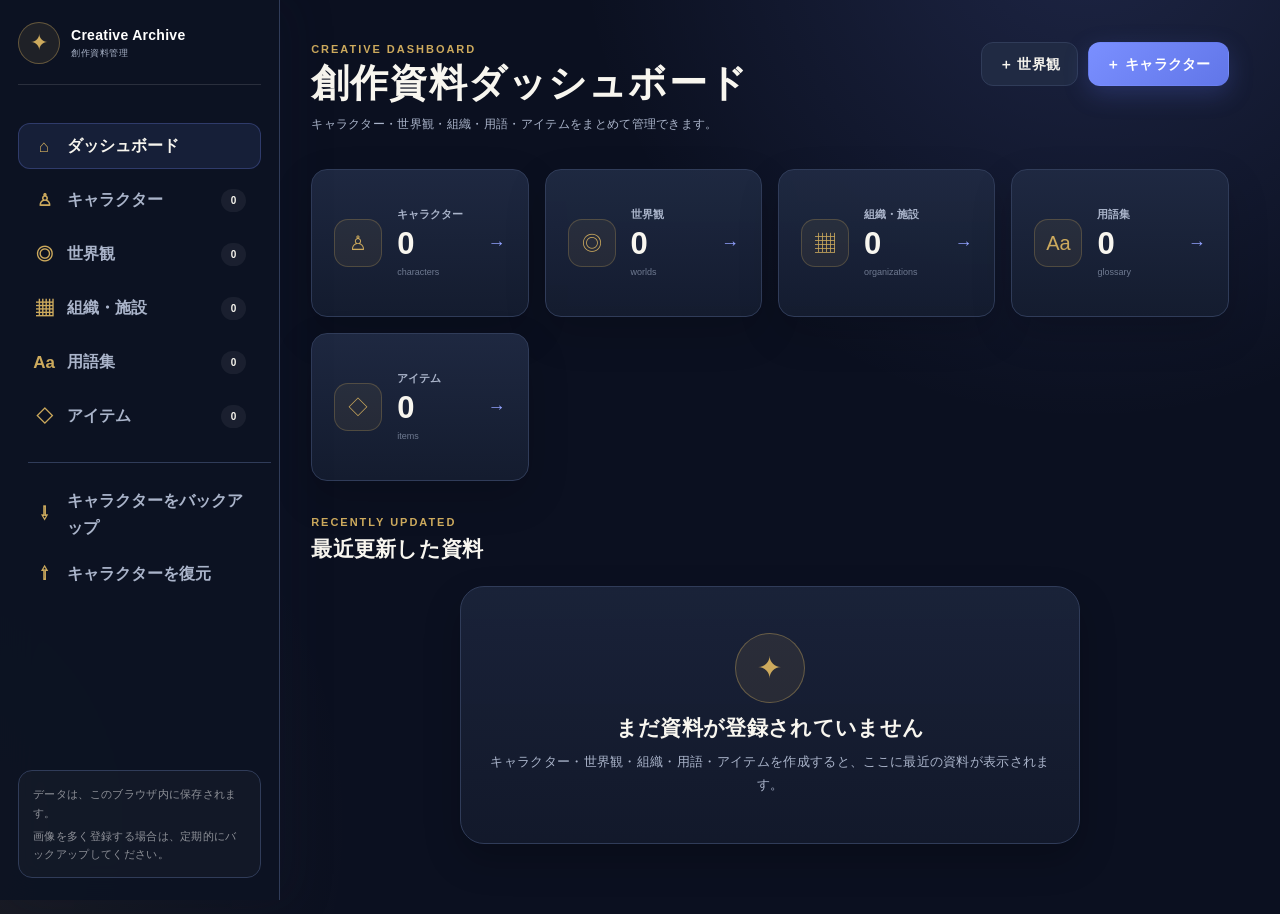
<file: index.html>
<!DOCTYPE html>
<html lang="ja">
<head>
  <meta charset="UTF-8">
  <meta name="viewport" content="width=device-width, initial-scale=1.0">
  <meta
    name="description"
    content="キャラクター・世界観・組織・用語・アイテムなどの創作資料をブラウザ内で管理するローカルWebアプリです。"
  >

  <title>Creative Archive | 創作資料管理</title>

  <link rel="stylesheet" href="css/reset.css">
  <link rel="stylesheet" href="css/common.css">
  <link rel="stylesheet" href="css/index.css">

  <script src="js/storage.js" defer></script>
  <script src="js/common.js" defer></script>

  <script src="js/character-list.js" defer></script>
  <script src="js/world-list.js" defer></script>
  <script src="js/organization-list.js" defer></script>
  <script src="js/glossary-list.js" defer></script>
  <script src="js/item-list.js" defer></script>

  <script src="js/dashboard.js" defer></script>
  <script src="js/index.js" defer></script>
</head>

<body>
  <div class="app">

    <!-- ==================================================
         Sidebar
    =================================================== -->
    <aside
      class="sidebar"
      id="sidebar"
      aria-label="メインメニュー"
    >
      <div class="sidebar__header">
        <a
          class="brand"
          href="index.html"
          aria-label="ダッシュボードへ移動"
        >
          <span
            class="brand__mark"
            aria-hidden="true"
          >
            ✦
          </span>

          <span class="brand__text">
            <strong>
              Creative Archive
            </strong>

            <small>
              創作資料管理
            </small>
          </span>
        </a>

        <button
          class="icon-button sidebar__close"
          id="sidebarClose"
          type="button"
          aria-label="メニューを閉じる"
        >
          ×
        </button>
      </div>

      <nav class="sidebar__nav">

        <button
          class="sidebar__link sidebar__button is-active"
          type="button"
          data-view="dashboard"
        >
          <span
            class="sidebar__icon"
            aria-hidden="true"
          >
            ⌂
          </span>

          <span>
            ダッシュボード
          </span>
        </button>

        <button
          class="sidebar__link sidebar__button"
          type="button"
          data-view="character"
        >
          <span
            class="sidebar__icon"
            aria-hidden="true"
          >
            ♙
          </span>

          <span>
            キャラクター
          </span>

          <span
            class="sidebar__count"
            id="sidebarCharacterCount"
          >
            0
          </span>
        </button>

        <button
          class="sidebar__link sidebar__button"
          type="button"
          data-view="world"
        >
          <span
            class="sidebar__icon"
            aria-hidden="true"
          >
            ◎
          </span>

          <span>
            世界観
          </span>

          <span
            class="sidebar__count"
            id="sidebarWorldCount"
          >
            0
          </span>
        </button>

        <button
          class="sidebar__link sidebar__button"
          type="button"
          data-view="organization"
        >
          <span
            class="sidebar__icon"
            aria-hidden="true"
          >
            ▦
          </span>

          <span>
            組織・施設
          </span>

          <span
            class="sidebar__count"
            id="sidebarOrganizationCount"
          >
            0
          </span>
        </button>

        <button
          class="sidebar__link sidebar__button"
          type="button"
          data-view="glossary"
        >
          <span
            class="sidebar__icon"
            aria-hidden="true"
          >
            Aa
          </span>

          <span>
            用語集
          </span>

          <span
            class="sidebar__count"
            id="sidebarGlossaryCount"
          >
            0
          </span>
        </button>

        <button
          class="sidebar__link sidebar__button"
          type="button"
          data-view="item"
        >
          <span
            class="sidebar__icon"
            aria-hidden="true"
          >
            ◇
          </span>

          <span>
            アイテム
          </span>

          <span
            class="sidebar__count"
            id="sidebarItemCount"
          >
            0
          </span>
        </button>

        <div class="sidebar__separator"></div>

        <button
          class="sidebar__link sidebar__button"
          id="backupButton"
          type="button"
        >
          <span
            class="sidebar__icon"
            aria-hidden="true"
          >
            ⇩
          </span>

          <span>
            キャラクターをバックアップ
          </span>
        </button>

        <button
          class="sidebar__link sidebar__button"
          id="restoreButton"
          type="button"
        >
          <span
            class="sidebar__icon"
            aria-hidden="true"
          >
            ⇧
          </span>

          <span>
            キャラクターを復元
          </span>
        </button>

        <input
          id="restoreInput"
          type="file"
          accept=".json,application/json"
          hidden
        >
      </nav>

      <div class="sidebar__note">
        <p>
          データは、このブラウザ内に保存されます。
        </p>

        <p>
          画像を多く登録する場合は、定期的にバックアップしてください。
        </p>
      </div>
    </aside>

    <button
      class="sidebar-overlay"
      id="sidebarOverlay"
      type="button"
      aria-label="メニューを閉じる"
    ></button>

    <!-- ==================================================
         Main
    =================================================== -->
    <main class="main">

      <!-- Topbar -->
      <header class="topbar">
        <button
          class="icon-button topbar__menu"
          id="sidebarOpen"
          type="button"
          aria-label="メニューを開く"
        >
          ☰
        </button>

        <div class="topbar__heading">
          <p
            class="eyebrow"
            id="pageEyebrow"
          >
            CREATIVE DASHBOARD
          </p>

          <h1 id="pageTitle">
            創作資料ダッシュボード
          </h1>

          <p
            class="topbar__description"
            id="pageDescription"
          >
            キャラクター・世界観・組織・用語・アイテムをまとめて管理できます。
          </p>
        </div>

        <div
          class="topbar__actions"
          id="topbarActions"
        >
          <a
            class="button button--secondary"
            href="world.html"
          >
            ＋ 世界観
          </a>

          <a
            class="button button--primary"
            href="character.html"
          >
            ＋ キャラクター
          </a>
        </div>
      </header>

      <!-- ==================================================
           Dashboard View
      =================================================== -->
      <section
        class="view-panel"
        id="dashboardView"
        data-view-panel="dashboard"
      >
        <div
          class="stats-grid"
          aria-label="登録資料数"
        >

          <button
            class="stat-card"
            type="button"
            data-view="character"
          >
            <span
              class="stat-card__icon"
              aria-hidden="true"
            >
              ♙
            </span>

            <span class="stat-card__content">
              <span class="stat-card__label">
                キャラクター
              </span>

              <strong id="dashboardCharacterCount">
                0
              </strong>

              <small>
                characters
              </small>
            </span>

            <span
              class="stat-card__arrow"
              aria-hidden="true"
            >
              →
            </span>
          </button>

          <button
            class="stat-card"
            type="button"
            data-view="world"
          >
            <span
              class="stat-card__icon"
              aria-hidden="true"
            >
              ◎
            </span>

            <span class="stat-card__content">
              <span class="stat-card__label">
                世界観
              </span>

              <strong id="dashboardWorldCount">
                0
              </strong>

              <small>
                worlds
              </small>
            </span>

            <span
              class="stat-card__arrow"
              aria-hidden="true"
            >
              →
            </span>
          </button>

          <button
            class="stat-card"
            type="button"
            data-view="organization"
          >
            <span
              class="stat-card__icon"
              aria-hidden="true"
            >
              ▦
            </span>

            <span class="stat-card__content">
              <span class="stat-card__label">
                組織・施設
              </span>

              <strong id="dashboardOrganizationCount">
                0
              </strong>

              <small>
                organizations
              </small>
            </span>

            <span
              class="stat-card__arrow"
              aria-hidden="true"
            >
              →
            </span>
          </button>

          <button
            class="stat-card"
            type="button"
            data-view="glossary"
          >
            <span
              class="stat-card__icon"
              aria-hidden="true"
            >
              Aa
            </span>

            <span class="stat-card__content">
              <span class="stat-card__label">
                用語集
              </span>

              <strong id="dashboardGlossaryCount">
                0
              </strong>

              <small>
                glossary
              </small>
            </span>

            <span
              class="stat-card__arrow"
              aria-hidden="true"
            >
              →
            </span>
          </button>

          <button
            class="stat-card"
            type="button"
            data-view="item"
          >
            <span
              class="stat-card__icon"
              aria-hidden="true"
            >
              ◇
            </span>

            <span class="stat-card__content">
              <span class="stat-card__label">
                アイテム
              </span>

              <strong id="dashboardItemCount">
                0
              </strong>

              <small>
                items
              </small>
            </span>

            <span
              class="stat-card__arrow"
              aria-hidden="true"
            >
              →
            </span>
          </button>
        </div>

        <section class="dashboard-section">
          <div class="section-heading">
            <div>
              <p class="eyebrow">
                RECENTLY UPDATED
              </p>

              <h2>
                最近更新した資料
              </h2>
            </div>
          </div>

          <div
            class="recent-grid"
            id="recentGrid"
          ></div>

          <div
            class="empty-state empty-state--compact"
            id="recentEmptyState"
            hidden
          >
            <div
              class="empty-state__icon"
              aria-hidden="true"
            >
              ✦
            </div>

            <h2>
              まだ資料が登録されていません
            </h2>

            <p>
              キャラクター・世界観・組織・用語・アイテムを作成すると、ここに最近の資料が表示されます。
            </p>
          </div>
        </section>
      </section>

      <!-- ==================================================
           List View
      =================================================== -->
      <section
        class="view-panel"
        id="listView"
        data-view-panel="list"
        hidden
      >

        <div
          class="content-tabs"
          role="tablist"
          aria-label="資料の種類"
        >
          <button
            class="content-tab is-active"
            type="button"
            role="tab"
            aria-selected="true"
            data-view="character"
          >
            キャラクター

            <span id="characterTabCount">
              0
            </span>
          </button>

          <button
            class="content-tab"
            type="button"
            role="tab"
            aria-selected="false"
            data-view="world"
          >
            世界観

            <span id="worldTabCount">
              0
            </span>
          </button>

          <button
            class="content-tab"
            type="button"
            role="tab"
            aria-selected="false"
            data-view="organization"
          >
            組織・施設

            <span id="organizationTabCount">
              0
            </span>
          </button>

          <button
            class="content-tab"
            type="button"
            role="tab"
            aria-selected="false"
            data-view="glossary"
          >
            用語集

            <span id="glossaryTabCount">
              0
            </span>
          </button>

          <button
            class="content-tab"
            type="button"
            role="tab"
            aria-selected="false"
            data-view="item"
          >
            アイテム

            <span id="itemTabCount">
              0
            </span>
          </button>
        </div>

        <section
          class="toolbar"
          aria-label="検索と絞り込み"
        >
          <label class="search-box">
            <span
              class="search-box__icon"
              aria-hidden="true"
            >
              ⌕
            </span>

            <input
              id="searchInput"
              type="search"
              placeholder="名前・作品・タグ・設定から検索"
              autocomplete="off"
            >
          </label>

          <label
            class="select-box"
            id="workFilterWrap"
          >
            <span class="select-box__label">
              作品
            </span>

            <select id="workFilter">
              <option value="">
                すべての作品
              </option>
            </select>
          </label>

          <label class="select-box">
            <span class="select-box__label">
              並び順
            </span>

            <select id="sortSelect">
              <option value="updated-desc">
                更新が新しい順
              </option>

              <option value="updated-asc">
                更新が古い順
              </option>

              <option value="name-asc">
                名前順
              </option>

              <option value="name-desc">
                名前の逆順
              </option>

              <option value="created-desc">
                作成が新しい順
              </option>

              <option value="created-asc">
                作成が古い順
              </option>
            </select>
          </label>
        </section>

        <section class="summary-bar">
          <p class="summary-bar__count">
            <strong id="resultCount">
              0
            </strong>

            <span id="resultUnit">
              characters
            </span>
          </p>

          <div
            class="tag-filter"
            id="tagFilter"
            aria-label="タグ絞り込み"
          ></div>
        </section>

        <section
          class="archive-grid"
          id="archiveGrid"
          aria-live="polite"
        ></section>

        <section
          class="empty-state"
          id="emptyState"
          hidden
        >
          <div
            class="empty-state__icon"
            aria-hidden="true"
          >
            ✦
          </div>

          <h2 id="emptyTitle">
            まだキャラクターが登録されていません
          </h2>

          <p id="emptyDescription">
            最初のキャラクター設定を作成してみましょう。
          </p>

          <a
            class="button button--primary"
            id="emptyCreateLink"
            href="character.html"
          >
            ＋ キャラクターを作成
          </a>
        </section>
      </section>
    </main>
  </div>

  <div
    class="toast"
    id="toast"
    role="status"
    aria-live="polite"
  ></div>
</body>
</html>
</file>
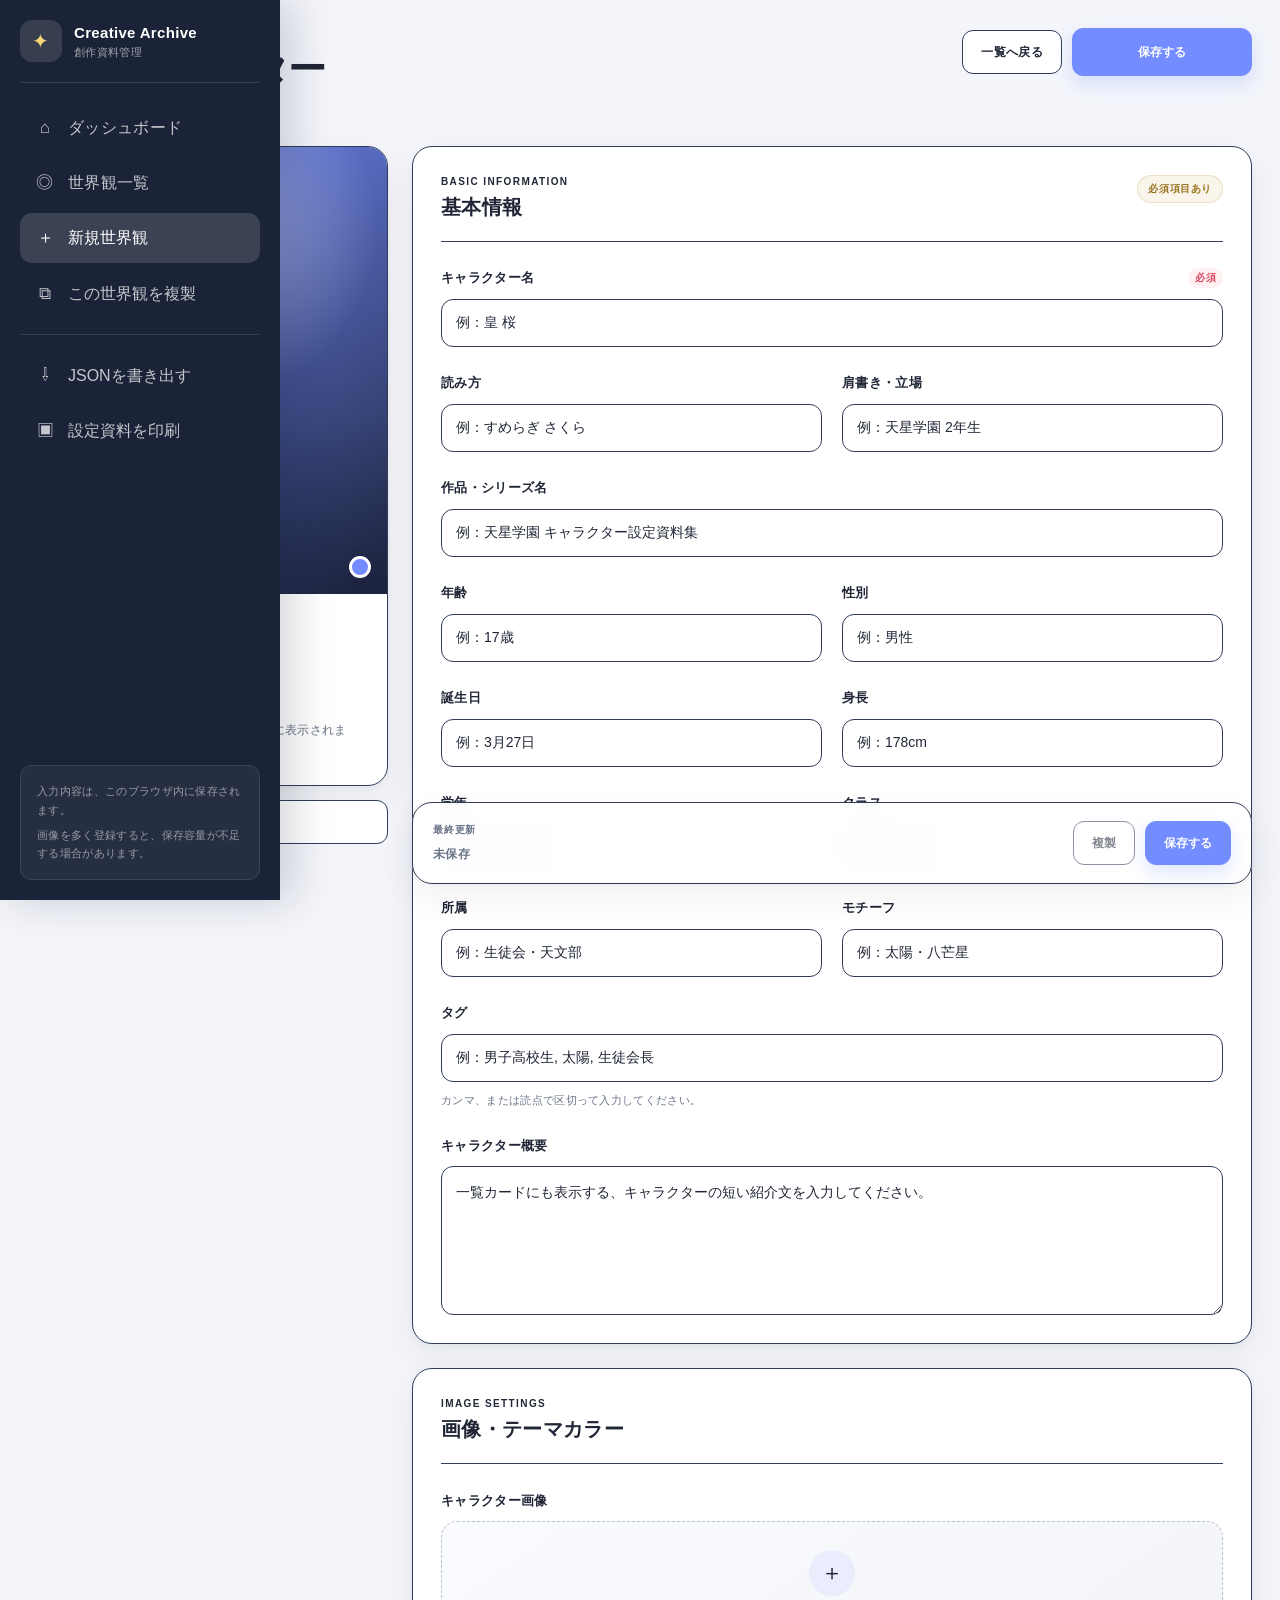
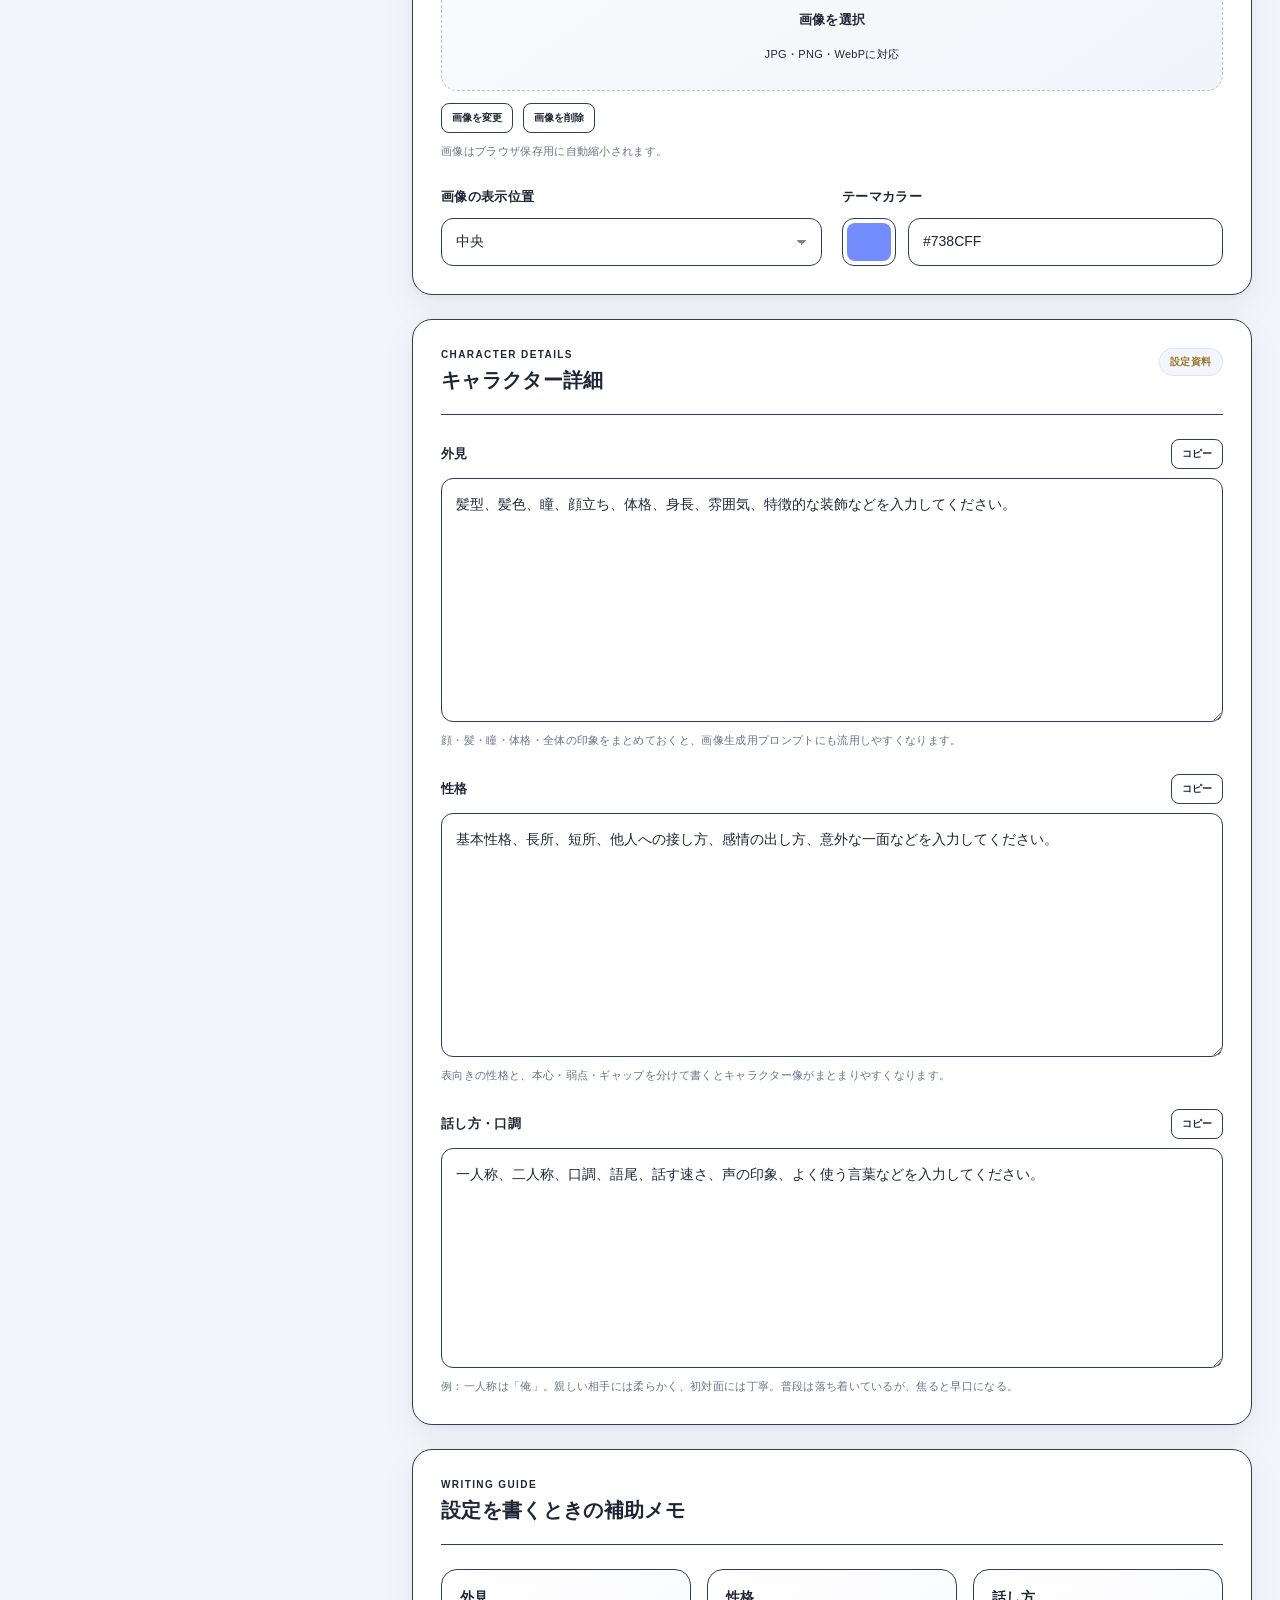
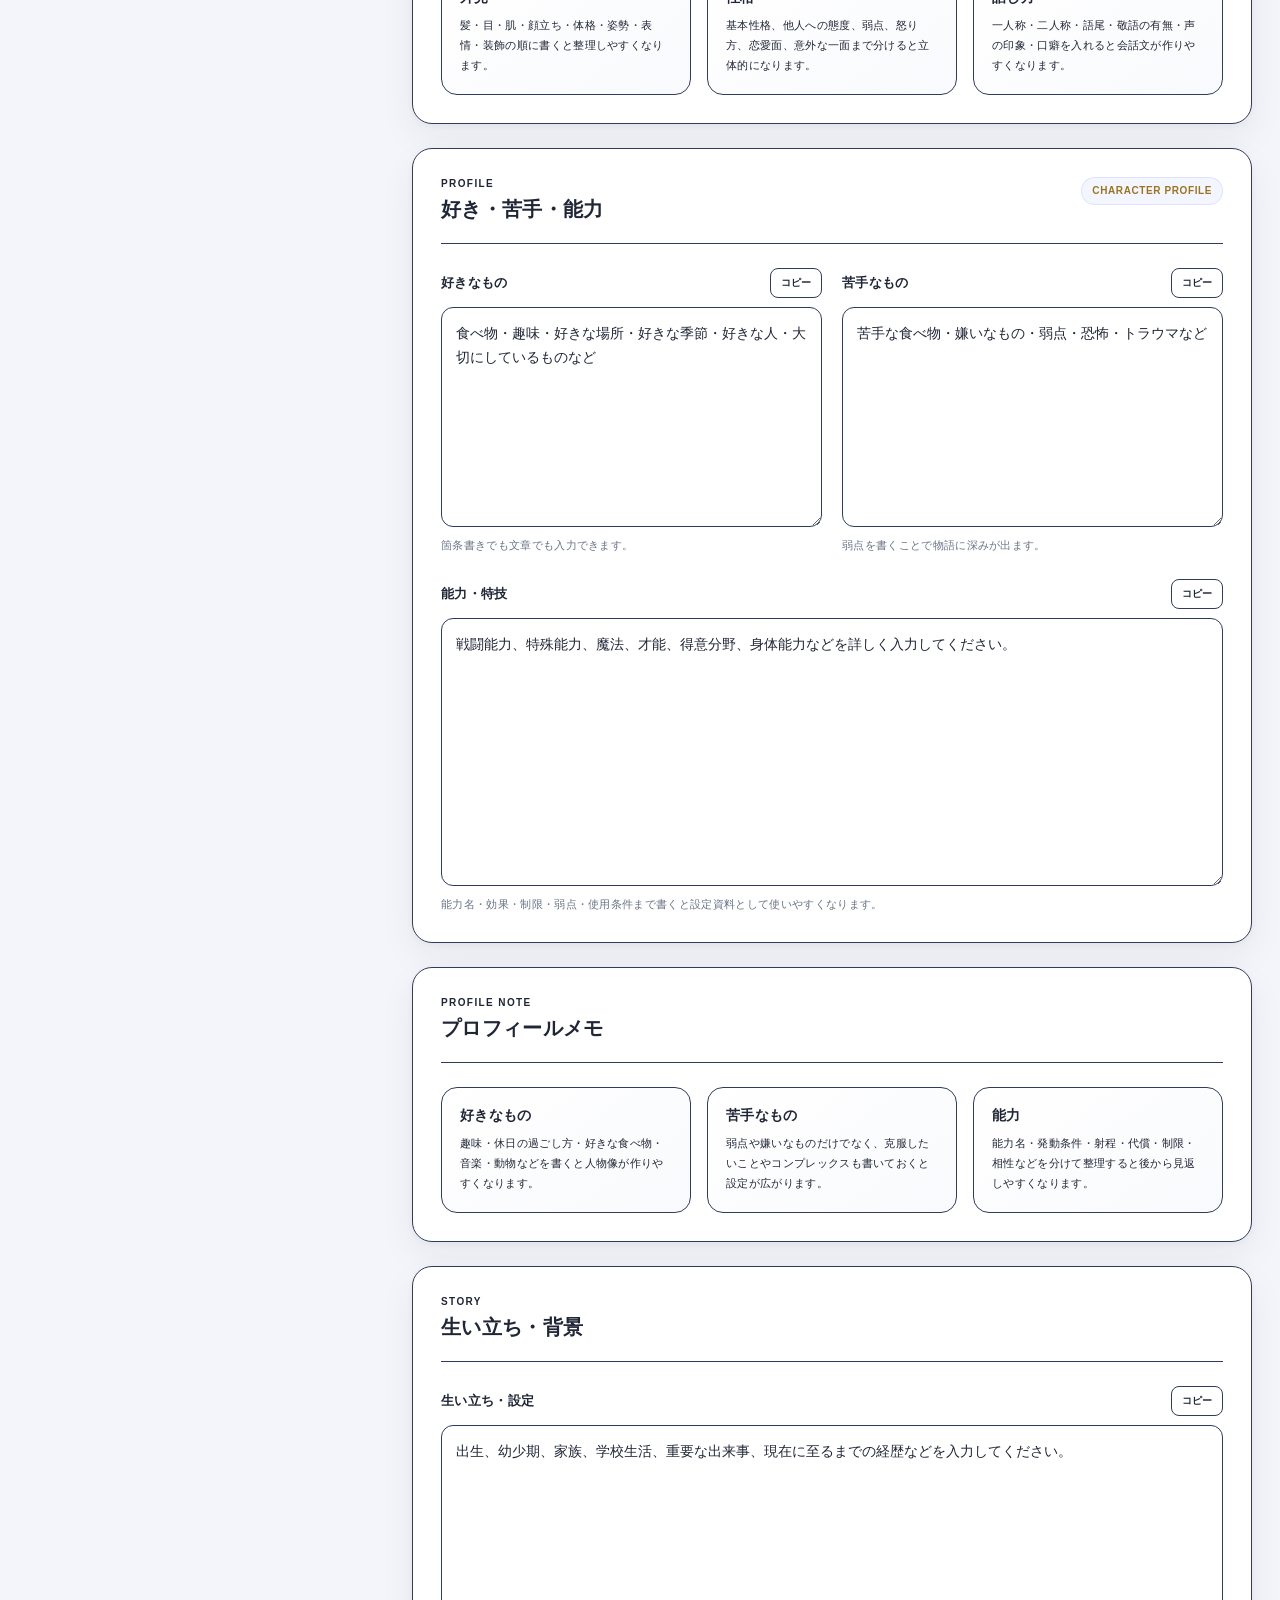
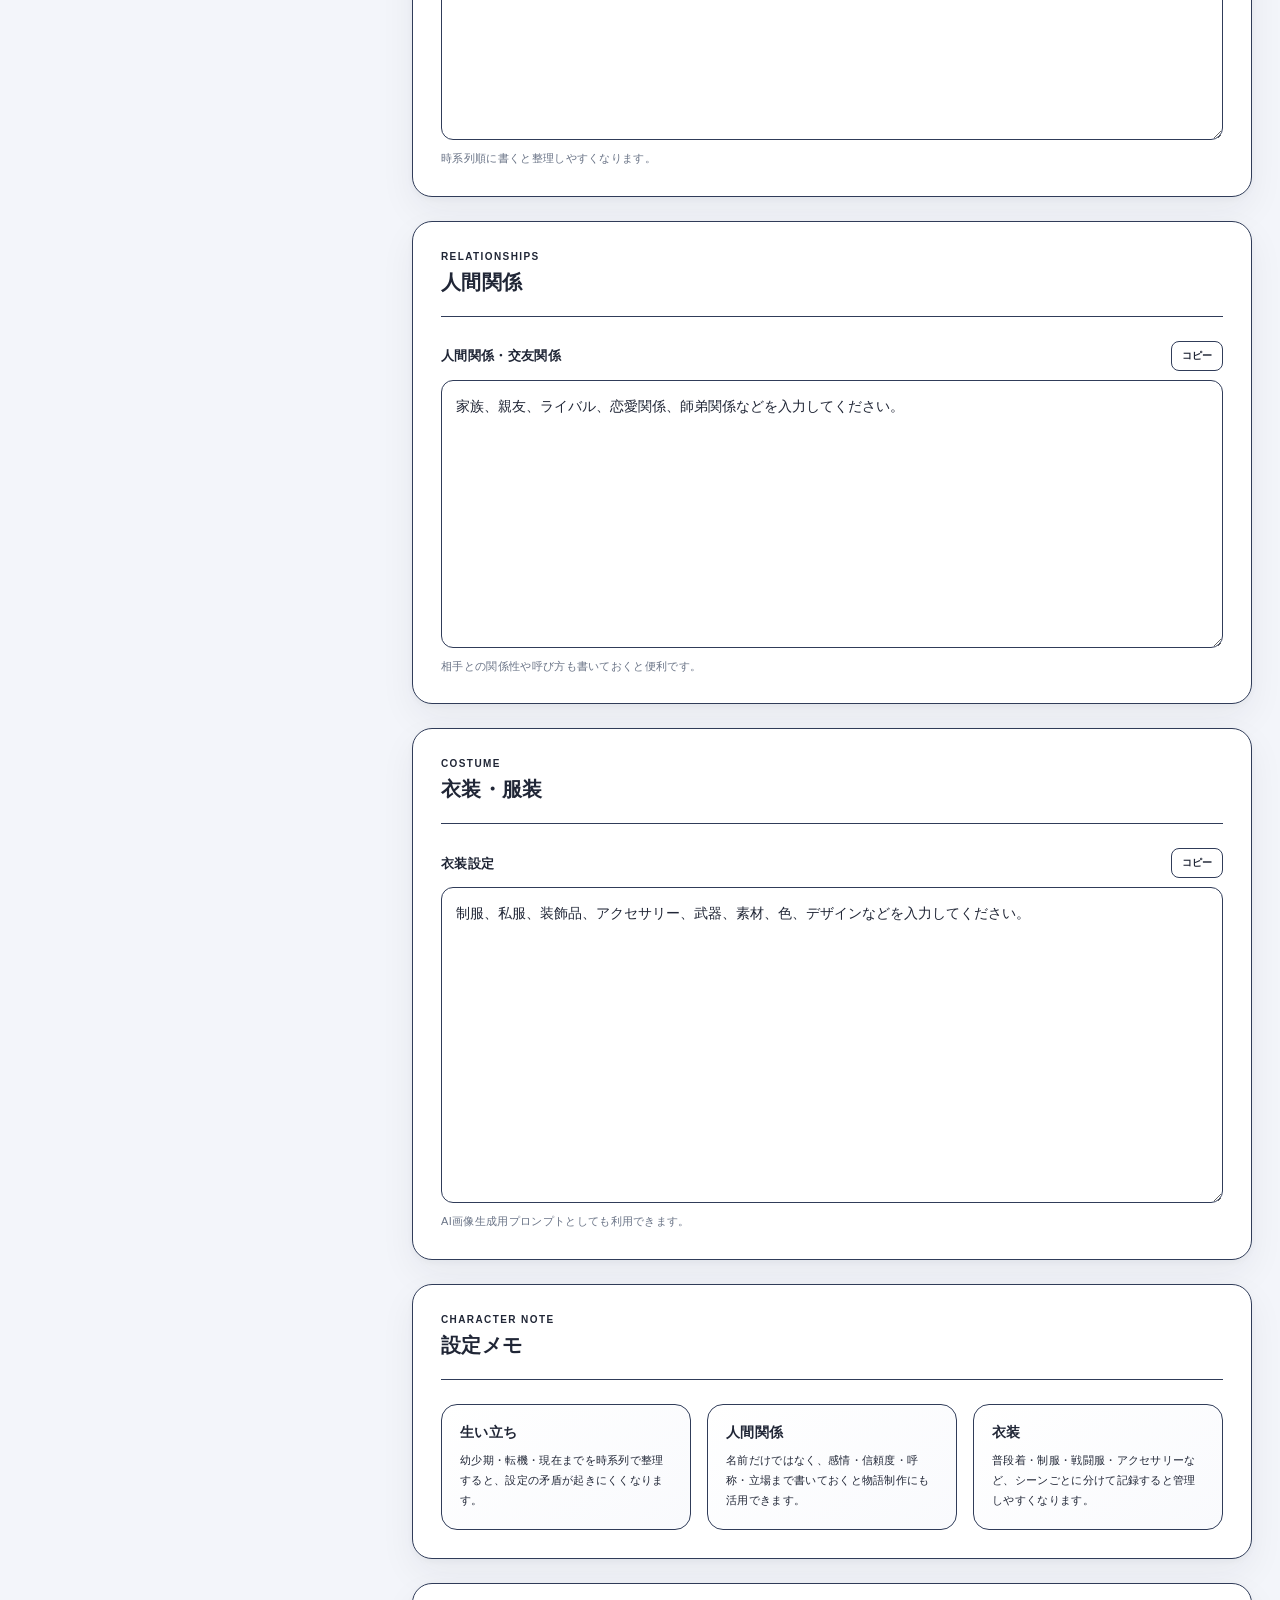
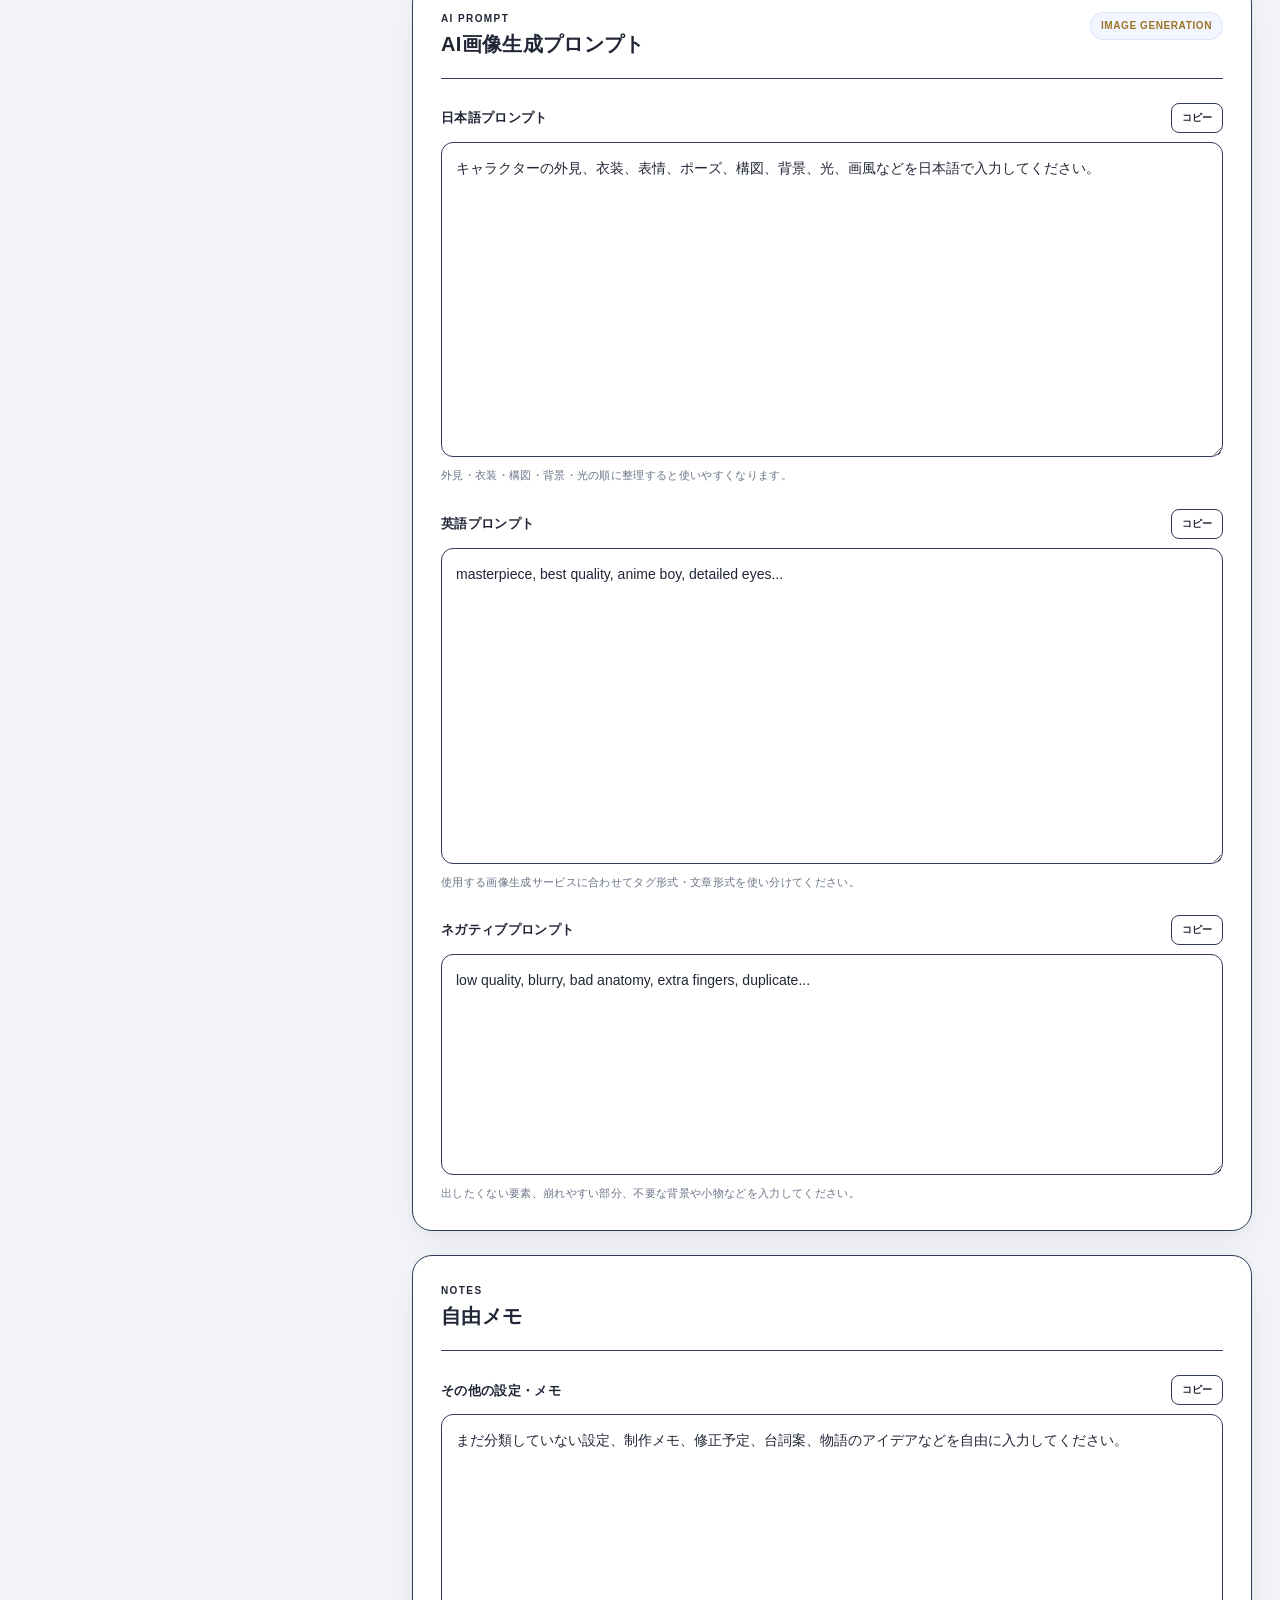
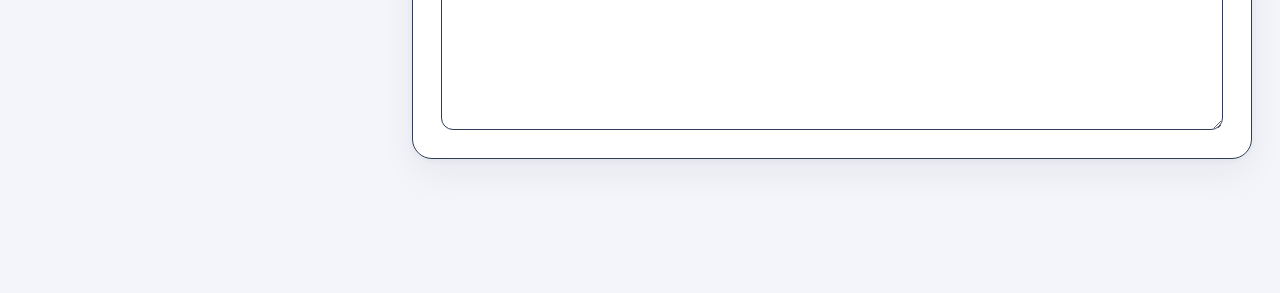
<file: character.html>
<!DOCTYPE html>
<html lang="ja">
<head>
  <meta charset="UTF-8">

  <meta
    name="viewport"
    content="width=device-width, initial-scale=1.0"
  >

  <meta
    name="description"
    content="キャラクター設定を登録・編集・管理するためのローカルWebアプリです。"
  >

  <title>キャラクター編集 | Character Archive</title>

  <link
    rel="stylesheet"
    href="css/reset.css"
  >

  <link
    rel="stylesheet"
    href="css/common.css"
  >

  <link
    rel="stylesheet"
    href="css/character.css"
  >
</head>

<body>
  <div class="app">
    <!-- ======================================
         Sidebar
    ======================================= -->
<aside class="sidebar" id="sidebar" aria-label="メインメニュー">
  <div class="sidebar__header">
    <a
      class="brand"
      href="index.html"
      aria-label="ダッシュボードへ戻る"
    >
      <span class="brand__mark" aria-hidden="true">✦</span>

      <span class="brand__text">
        <strong>Creative Archive</strong>
        <small>創作資料管理</small>
      </span>
    </a>

    <button
      class="icon-button sidebar__close"
      id="sidebarClose"
      type="button"
      aria-label="メニューを閉じる"
    >
      ×
    </button>
  </div>

  <nav class="sidebar__nav">

    <a
      class="sidebar__link"
      href="index.html"
    >
      <span class="sidebar__icon" aria-hidden="true">⌂</span>
      <span>ダッシュボード</span>
    </a>

    <a
      class="sidebar__link"
      href="index.html?view=world"
    >
      <span class="sidebar__icon" aria-hidden="true">◎</span>
      <span>世界観一覧</span>
    </a>

    <button
      class="sidebar__link sidebar__button is-active"
      type="button"
      data-new-world
    >
      <span class="sidebar__icon" aria-hidden="true">＋</span>
      <span>新規世界観</span>
    </button>

    <button
      class="sidebar__link sidebar__button js-duplicate-world"
      type="button"
    >
      <span class="sidebar__icon" aria-hidden="true">⧉</span>
      <span>この世界観を複製</span>
    </button>

    <div class="sidebar__separator"></div>

    <button
      class="sidebar__link sidebar__button"
      id="exportWorldButton"
      type="button"
    >
      <span class="sidebar__icon" aria-hidden="true">⇩</span>
      <span>JSONを書き出す</span>
    </button>

    <button
      class="sidebar__link sidebar__button"
      id="printButton"
      type="button"
    >
      <span class="sidebar__icon" aria-hidden="true">▣</span>
      <span>設定資料を印刷</span>
    </button>
  </nav>

  <div class="sidebar__note">
    <p>入力内容は、このブラウザ内に保存されます。</p>
    <p>画像を多く登録すると、保存容量が不足する場合があります。</p>
  </div>
</aside>
<div class="sidebar-overlay" id="sidebarOverlay" aria-hidden="true"></div>

    <!-- ======================================
         Main
    ======================================= -->

    <main class="main character-main">
      <!-- ====================================
           Header
      ===================================== -->

      <header class="editor-header">
        <div class="editor-header__left">
          <button
            class="icon-button topbar__menu"
            id="sidebarOpen"
            type="button"
            aria-label="メニューを開く"
          >
            ☰
          </button>

          <div>
            <p class="eyebrow">
              CHARACTER EDITOR
            </p>

            <h1 id="pageTitle">
              新規キャラクター
            </h1>

            <p
              class="editor-header__status"
              id="saveStatus"
              aria-live="polite"
            >
              未保存
            </p>
          </div>
        </div>

        <div class="editor-header__actions">
          <a
            class="button button--secondary"
            href="index.html"
          >
            一覧へ戻る
          </a>

          <button
            class="button button--primary button--large"
            id="saveButton"
            type="submit"
            form="characterForm"
          >
            保存する
          </button>
        </div>
      </header>

      <!-- ====================================
           Editor Layout
      ===================================== -->

      <div class="editor-layout">
        <!-- ==================================
             Preview
        =================================== -->

        <aside class="preview-panel">
          <div class="preview-card card">
            <div class="preview-card__image">
              <img
                id="imagePreview"
                src=""
                alt=""
                hidden
              >

              <div
                class="preview-card__placeholder"
                id="imagePlaceholder"
                aria-hidden="true"
              >
                <span
                  class="preview-card__placeholder-icon"
                  id="previewInitial"
                >
                  ✦
                </span>

                <span>
                  キャラクター画像
                </span>
              </div>

              <span
                class="preview-card__color"
                id="themeColorPreview"
                aria-hidden="true"
              ></span>
            </div>

            <div class="preview-card__body">
              <p
                class="preview-card__work"
                id="workPreview"
              >
                作品未設定
              </p>

              <h2 id="namePreview">
                名前未設定
              </h2>

              <p
                class="preview-card__title"
                id="titlePreview"
              >
                肩書き・立場
              </p>

              <p
                class="preview-card__summary"
                id="summaryPreview"
              >
                キャラクターの概要を入力すると、ここに表示されます。
              </p>

              <div
                class="preview-card__tags"
                id="tagPreview"
              ></div>
            </div>
          </div>

          <div class="preview-actions">
            <button
              class="button button--secondary w-full"
              id="scrollToPromptButton"
              type="button"
            >
              プロンプト欄へ移動
            </button>
          </div>
        </aside>

        <!-- ==================================
             Form
        =================================== -->

        <form
          class="character-form"
          id="characterForm"
          novalidate
        >
          <input
            id="characterId"
            name="id"
            type="hidden"
          >

          <!-- ================================
               Basic Information
          ================================= -->

          <section
            class="form-section card"
            id="basicSection"
          >
            <div class="form-section__header">
              <div>
                <p class="eyebrow">
                  BASIC INFORMATION
                </p>

                <h2>
                  基本情報
                </h2>
              </div>

              <span class="badge badge--gold">
                必須項目あり
              </span>
            </div>

            <div class="form-grid">
              <div class="field form-grid__wide">
                <label
                  class="field__label"
                  for="name"
                >
                  <span>
                    キャラクター名
                  </span>

                  <em>
                    必須
                  </em>
                </label>

                <input
                  id="name"
                  name="name"
                  type="text"
                  maxlength="100"
                  autocomplete="off"
                  placeholder="例：皇 桜"
                  required
                >

                <p
                  class="field__error"
                  id="nameError"
                  hidden
                >
                  キャラクター名を入力してください。
                </p>
              </div>

              <div class="field">
                <label
                  class="field__label"
                  for="reading"
                >
                  読み方
                </label>

                <input
                  id="reading"
                  name="reading"
                  type="text"
                  maxlength="100"
                  autocomplete="off"
                  placeholder="例：すめらぎ さくら"
                >
              </div>

              <div class="field">
                <label
                  class="field__label"
                  for="title"
                >
                  肩書き・立場
                </label>

                <input
                  id="title"
                  name="title"
                  type="text"
                  maxlength="120"
                  autocomplete="off"
                  placeholder="例：天星学園 2年生"
                >
              </div>

              <div class="field form-grid__wide">
                <label
                  class="field__label"
                  for="work"
                >
                  作品・シリーズ名
                </label>

                <input
                  id="work"
                  name="work"
                  type="text"
                  maxlength="120"
                  autocomplete="off"
                  placeholder="例：天星学園 キャラクター設定資料集"
                >
              </div>

              <div class="field">
                <label
                  class="field__label"
                  for="age"
                >
                  年齢
                </label>

                <input
                  id="age"
                  name="age"
                  type="text"
                  maxlength="30"
                  autocomplete="off"
                  placeholder="例：17歳"
                >
              </div>

              <div class="field">
                <label
                  class="field__label"
                  for="gender"
                >
                  性別
                </label>

                <input
                  id="gender"
                  name="gender"
                  type="text"
                  maxlength="50"
                  autocomplete="off"
                  placeholder="例：男性"
                >
              </div>

              <div class="field">
                <label
                  class="field__label"
                  for="birthday"
                >
                  誕生日
                </label>

                <input
                  id="birthday"
                  name="birthday"
                  type="text"
                  maxlength="50"
                  autocomplete="off"
                  placeholder="例：3月27日"
                >
              </div>

              <div class="field">
                <label
                  class="field__label"
                  for="height"
                >
                  身長
                </label>

                <input
                  id="height"
                  name="height"
                  type="text"
                  maxlength="50"
                  autocomplete="off"
                  placeholder="例：178cm"
                >
              </div>

              <div class="field">
                <label
                  class="field__label"
                  for="schoolYear"
                >
                  学年
                </label>

                <input
                  id="schoolYear"
                  name="schoolYear"
                  type="text"
                  maxlength="50"
                  autocomplete="off"
                  placeholder="例：高校2年生"
                >
              </div>

              <div class="field">
                <label
                  class="field__label"
                  for="className"
                >
                  クラス
                </label>

                <input
                  id="className"
                  name="className"
                  type="text"
                  maxlength="50"
                  autocomplete="off"
                  placeholder="例：2年A組"
                >
              </div>

              <div class="field">
                <label
                  class="field__label"
                  for="affiliation"
                >
                  所属
                </label>

                <input
                  id="affiliation"
                  name="affiliation"
                  type="text"
                  maxlength="100"
                  autocomplete="off"
                  placeholder="例：生徒会・天文部"
                >
              </div>

              <div class="field">
                <label
                  class="field__label"
                  for="motif"
                >
                  モチーフ
                </label>

                <input
                  id="motif"
                  name="motif"
                  type="text"
                  maxlength="100"
                  autocomplete="off"
                  placeholder="例：太陽・八芒星"
                >
              </div>

              <div class="field form-grid__wide">
                <label
                  class="field__label"
                  for="tags"
                >
                  タグ
                </label>

                <input
                  id="tags"
                  name="tags"
                  type="text"
                  maxlength="300"
                  autocomplete="off"
                  placeholder="例：男子高校生, 太陽, 生徒会長"
                >

                <p class="field__note">
                  カンマ、または読点で区切って入力してください。
                </p>
              </div>

              <div class="field form-grid__wide">
                <label
                  class="field__label"
                  for="summary"
                >
                  キャラクター概要
                </label>

                <textarea
                  id="summary"
                  name="summary"
                  rows="5"
                  maxlength="1000"
                  placeholder="一覧カードにも表示する、キャラクターの短い紹介文を入力してください。"
                ></textarea>
              </div>
            </div>
          </section>

          <!-- ================================
               Image Settings
          ================================= -->

          <section
            class="form-section card"
            id="imageSection"
          >
            <div class="form-section__header">
              <div>
                <p class="eyebrow">
                  IMAGE SETTINGS
                </p>

                <h2>
                  画像・テーマカラー
                </h2>
              </div>
            </div>

            <div class="form-grid">
              <div class="field form-grid__wide">
                <span class="field__label">
                  キャラクター画像
                </span>

                <div class="image-uploader">
                  <label
                    class="image-uploader__dropzone"
                    id="imageDropzone"
                    for="imageInput"
                  >
                    <span
                      class="image-uploader__icon"
                      aria-hidden="true"
                    >
                      ＋
                    </span>

                    <strong>
                      画像を選択
                    </strong>

                    <span>
                      JPG・PNG・WebPに対応
                    </span>
                  </label>

                  <input
                    id="imageInput"
                    name="imageFile"
                    type="file"
                    accept="image/jpeg,image/png,image/webp"
                    hidden
                  >

                  <div class="image-uploader__actions">
                    <button
                      class="mini-button"
                      id="changeImageButton"
                      type="button"
                    >
                      画像を変更
                    </button>

                    <button
                      class="mini-button"
                      id="removeImageButton"
                      type="button"
                    >
                      画像を削除
                    </button>
                  </div>
                </div>

                <input
                  id="image"
                  name="image"
                  type="hidden"
                >

                <p class="field__note">
                  画像はブラウザ保存用に自動縮小されます。
                </p>
              </div>

              <div class="field">
                <label
                  class="field__label"
                  for="imagePosition"
                >
                  画像の表示位置
                </label>

                <select
                  id="imagePosition"
                  name="imagePosition"
                >
                  <option value="center">
                    中央
                  </option>

                  <option value="center top">
                    上寄せ
                  </option>

                  <option value="center bottom">
                    下寄せ
                  </option>

                  <option value="left center">
                    左寄せ
                  </option>

                  <option value="right center">
                    右寄せ
                  </option>
                </select>
              </div>

              <div class="field">
                <label
                  class="field__label"
                  for="themeColor"
                >
                  テーマカラー
                </label>

                <div class="color-field">
                  <input
                    id="themeColorPicker"
                    type="color"
                    value="#738cff"
                    aria-label="テーマカラーを選択"
                  >

                  <input
                    id="themeColor"
                    name="themeColor"
                    type="text"
                    maxlength="7"
                    value="#738cff"
                    pattern="^#[0-9A-Fa-f]{6}$"
                    placeholder="#738cff"
                  >
                </div>

                <p
                  class="field__error"
                  id="themeColorError"
                  hidden
                >
                  6桁のHEXカラーコードを入力してください。
                </p>
              </div>
            </div>
          </section>
                    <!-- ================================
               Character Details
          ================================= -->

          <section
            class="form-section card"
            id="detailsSection"
          >
            <div class="form-section__header">
              <div>
                <p class="eyebrow">
                  CHARACTER DETAILS
                </p>

                <h2>
                  キャラクター詳細
                </h2>
              </div>

              <span class="badge">
                設定資料
              </span>
            </div>

            <div class="form-grid">
              <!-- ============================
                   Appearance
              ============================= -->

              <div class="field form-grid__wide">
                <div class="field__label field__label--action">
                  <label for="appearance">
                    外見
                  </label>

                  <button
                    class="mini-button"
                    type="button"
                    data-copy-target="appearance"
                  >
                    コピー
                  </button>
                </div>

                <textarea
                  id="appearance"
                  name="appearance"
                  rows="9"
                  maxlength="5000"
                  placeholder="髪型、髪色、瞳、顔立ち、体格、身長、雰囲気、特徴的な装飾などを入力してください。"
                ></textarea>

                <p class="field__note">
                  顔・髪・瞳・体格・全体の印象をまとめておくと、画像生成用プロンプトにも流用しやすくなります。
                </p>
              </div>

              <!-- ============================
                   Personality
              ============================= -->

              <div class="field form-grid__wide">
                <div class="field__label field__label--action">
                  <label for="personality">
                    性格
                  </label>

                  <button
                    class="mini-button"
                    type="button"
                    data-copy-target="personality"
                  >
                    コピー
                  </button>
                </div>

                <textarea
                  id="personality"
                  name="personality"
                  rows="9"
                  maxlength="5000"
                  placeholder="基本性格、長所、短所、他人への接し方、感情の出し方、意外な一面などを入力してください。"
                ></textarea>

                <p class="field__note">
                  表向きの性格と、本心・弱点・ギャップを分けて書くとキャラクター像がまとまりやすくなります。
                </p>
              </div>

              <!-- ============================
                   Speech
              ============================= -->

              <div class="field form-grid__wide">
                <div class="field__label field__label--action">
                  <label for="speech">
                    話し方・口調
                  </label>

                  <button
                    class="mini-button"
                    type="button"
                    data-copy-target="speech"
                  >
                    コピー
                  </button>
                </div>

                <textarea
                  id="speech"
                  name="speech"
                  rows="8"
                  maxlength="4000"
                  placeholder="一人称、二人称、口調、語尾、話す速さ、声の印象、よく使う言葉などを入力してください。"
                ></textarea>

                <p class="field__note">
                  例：一人称は「俺」。親しい相手には柔らかく、初対面には丁寧。普段は落ち着いているが、焦ると早口になる。
                </p>
              </div>
            </div>
          </section>

          <!-- ================================
               Detail Assist
          ================================= -->

          <section class="form-section card">
            <div class="form-section__header">
              <div>
                <p class="eyebrow">
                  WRITING GUIDE
                </p>

                <h2>
                  設定を書くときの補助メモ
                </h2>
              </div>
            </div>

            <div class="guide-grid">
              <article class="guide-card">
                <h3>
                  外見
                </h3>

                <p>
                  髪・目・肌・顔立ち・体格・姿勢・表情・装飾の順に書くと整理しやすくなります。
                </p>
              </article>

              <article class="guide-card">
                <h3>
                  性格
                </h3>

                <p>
                  基本性格、他人への態度、弱点、怒り方、恋愛面、意外な一面まで分けると立体的になります。
                </p>
              </article>

              <article class="guide-card">
                <h3>
                  話し方
                </h3>

                <p>
                  一人称・二人称・語尾・敬語の有無・声の印象・口癖を入れると会話文が作りやすくなります。
                </p>
              </article>
            </div>
          </section>
                    <!-- ================================
               Profile
          ================================= -->

          <section
            class="form-section card"
            id="profileSection"
          >
            <div class="form-section__header">
              <div>
                <p class="eyebrow">
                  PROFILE
                </p>

                <h2>
                  好き・苦手・能力
                </h2>
              </div>

              <span class="badge">
                CHARACTER PROFILE
              </span>
            </div>

            <div class="form-grid">
              <!-- ============================
                   Likes
              ============================= -->

              <div class="field">
                <div class="field__label field__label--action">
                  <label for="likes">
                    好きなもの
                  </label>

                  <button
                    class="mini-button"
                    type="button"
                    data-copy-target="likes"
                  >
                    コピー
                  </button>
                </div>

                <textarea
                  id="likes"
                  name="likes"
                  rows="8"
                  maxlength="3000"
                  placeholder="食べ物・趣味・好きな場所・好きな季節・好きな人・大切にしているものなど"
                ></textarea>

                <p class="field__note">
                  箇条書きでも文章でも入力できます。
                </p>
              </div>

              <!-- ============================
                   Dislikes
              ============================= -->

              <div class="field">
                <div class="field__label field__label--action">
                  <label for="dislikes">
                    苦手なもの
                  </label>

                  <button
                    class="mini-button"
                    type="button"
                    data-copy-target="dislikes"
                  >
                    コピー
                  </button>
                </div>

                <textarea
                  id="dislikes"
                  name="dislikes"
                  rows="8"
                  maxlength="3000"
                  placeholder="苦手な食べ物・嫌いなもの・弱点・恐怖・トラウマなど"
                ></textarea>

                <p class="field__note">
                  弱点を書くことで物語に深みが出ます。
                </p>
              </div>

              <!-- ============================
                   Ability
              ============================= -->

              <div class="field form-grid__wide">
                <div class="field__label field__label--action">
                  <label for="abilities">
                    能力・特技
                  </label>

                  <button
                    class="mini-button"
                    type="button"
                    data-copy-target="abilities"
                  >
                    コピー
                  </button>
                </div>

                <textarea
                  id="abilities"
                  name="abilities"
                  rows="10"
                  maxlength="6000"
                  placeholder="戦闘能力、特殊能力、魔法、才能、得意分野、身体能力などを詳しく入力してください。"
                ></textarea>

                <p class="field__note">
                  能力名・効果・制限・弱点・使用条件まで書くと設定資料として使いやすくなります。
                </p>
              </div>
            </div>
          </section>

          <!-- ================================
               Profile Memo
          ================================= -->

          <section class="form-section card">
            <div class="form-section__header">
              <div>
                <p class="eyebrow">
                  PROFILE NOTE
                </p>

                <h2>
                  プロフィールメモ
                </h2>
              </div>
            </div>

            <div class="guide-grid">
              <article class="guide-card">
                <h3>
                  好きなもの
                </h3>

                <p>
                  趣味・休日の過ごし方・好きな食べ物・音楽・動物などを書くと人物像が作りやすくなります。
                </p>
              </article>

              <article class="guide-card">
                <h3>
                  苦手なもの
                </h3>

                <p>
                  弱点や嫌いなものだけでなく、克服したいことやコンプレックスも書いておくと設定が広がります。
                </p>
              </article>

              <article class="guide-card">
                <h3>
                  能力
                </h3>

                <p>
                  能力名・発動条件・射程・代償・制限・相性などを分けて整理すると後から見返しやすくなります。
                </p>
              </article>
            </div>
          </section>
                    <!-- ================================
               Story
          ================================= -->

          <section
            class="form-section card"
            id="storySection"
          >
            <div class="form-section__header">
              <div>
                <p class="eyebrow">
                  STORY
                </p>

                <h2>
                  生い立ち・背景
                </h2>
              </div>
            </div>

            <div class="form-grid">
              <div class="field form-grid__wide">
                <div class="field__label field__label--action">
                  <label for="background">
                    生い立ち・設定
                  </label>

                  <button
                    class="mini-button"
                    type="button"
                    data-copy-target="background"
                  >
                    コピー
                  </button>
                </div>

                <textarea
                  id="background"
                  name="background"
                  rows="12"
                  maxlength="10000"
                  placeholder="出生、幼少期、家族、学校生活、重要な出来事、現在に至るまでの経歴などを入力してください。"
                ></textarea>

                <p class="field__note">
                  時系列順に書くと整理しやすくなります。
                </p>
              </div>
            </div>
          </section>

          <!-- ================================
               Relationships
          ================================= -->

          <section
            class="form-section card"
            id="relationshipSection"
          >
            <div class="form-section__header">
              <div>
                <p class="eyebrow">
                  RELATIONSHIPS
                </p>

                <h2>
                  人間関係
                </h2>
              </div>
            </div>

            <div class="form-grid">
              <div class="field form-grid__wide">
                <div class="field__label field__label--action">
                  <label for="relationships">
                    人間関係・交友関係
                  </label>

                  <button
                    class="mini-button"
                    type="button"
                    data-copy-target="relationships"
                  >
                    コピー
                  </button>
                </div>

                <textarea
                  id="relationships"
                  name="relationships"
                  rows="10"
                  maxlength="8000"
                  placeholder="家族、親友、ライバル、恋愛関係、師弟関係などを入力してください。"
                ></textarea>

                <p class="field__note">
                  相手との関係性や呼び方も書いておくと便利です。
                </p>
              </div>
            </div>
          </section>

          <!-- ================================
               Costume
          ================================= -->

          <section
            class="form-section card"
            id="costumeSection"
          >
            <div class="form-section__header">
              <div>
                <p class="eyebrow">
                  COSTUME
                </p>

                <h2>
                  衣装・服装
                </h2>
              </div>
            </div>

            <div class="form-grid">
              <div class="field form-grid__wide">
                <div class="field__label field__label--action">
                  <label for="costume">
                    衣装設定
                  </label>

                  <button
                    class="mini-button"
                    type="button"
                    data-copy-target="costume"
                  >
                    コピー
                  </button>
                </div>

                <textarea
                  id="costume"
                  name="costume"
                  rows="12"
                  maxlength="8000"
                  placeholder="制服、私服、装飾品、アクセサリー、武器、素材、色、デザインなどを入力してください。"
                ></textarea>

                <p class="field__note">
                  AI画像生成用プロンプトとしても利用できます。
                </p>
              </div>
            </div>
          </section>

          <!-- ================================
               Character Memo
          ================================= -->

          <section class="form-section card">
            <div class="form-section__header">
              <div>
                <p class="eyebrow">
                  CHARACTER NOTE
                </p>

                <h2>
                  設定メモ
                </h2>
              </div>
            </div>

            <div class="guide-grid">
              <article class="guide-card">
                <h3>
                  生い立ち
                </h3>

                <p>
                  幼少期・転機・現在までを時系列で整理すると、設定の矛盾が起きにくくなります。
                </p>
              </article>

              <article class="guide-card">
                <h3>
                  人間関係
                </h3>

                <p>
                  名前だけではなく、感情・信頼度・呼称・立場まで書いておくと物語制作にも活用できます。
                </p>
              </article>

              <article class="guide-card">
                <h3>
                  衣装
                </h3>

                <p>
                  普段着・制服・戦闘服・アクセサリーなど、シーンごとに分けて記録すると管理しやすくなります。
                </p>
              </article>
            </div>
          </section>
                    <!-- ================================
               AI Prompt
          ================================= -->

          <section
            class="form-section card"
            id="promptSection"
          >
            <div class="form-section__header">
              <div>
                <p class="eyebrow">
                  AI PROMPT
                </p>

                <h2>
                  AI画像生成プロンプト
                </h2>
              </div>

              <span class="badge">
                IMAGE GENERATION
              </span>
            </div>

            <div class="form-grid">
              <!-- Japanese Prompt -->

              <div class="field form-grid__wide">
                <div class="field__label field__label--action">
                  <label for="promptJa">
                    日本語プロンプト
                  </label>

                  <button
                    class="mini-button"
                    type="button"
                    data-copy-target="promptJa"
                  >
                    コピー
                  </button>
                </div>

                <textarea
                  id="promptJa"
                  name="promptJa"
                  rows="12"
                  maxlength="12000"
                  placeholder="キャラクターの外見、衣装、表情、ポーズ、構図、背景、光、画風などを日本語で入力してください。"
                ></textarea>

                <p class="field__note">
                  外見・衣装・構図・背景・光の順に整理すると使いやすくなります。
                </p>
              </div>

              <!-- English Prompt -->

              <div class="field form-grid__wide">
                <div class="field__label field__label--action">
                  <label for="promptEn">
                    英語プロンプト
                  </label>

                  <button
                    class="mini-button"
                    type="button"
                    data-copy-target="promptEn"
                  >
                    コピー
                  </button>
                </div>

                <textarea
                  id="promptEn"
                  name="promptEn"
                  rows="12"
                  maxlength="12000"
                  placeholder="masterpiece, best quality, anime boy, detailed eyes..."
                ></textarea>

                <p class="field__note">
                  使用する画像生成サービスに合わせてタグ形式・文章形式を使い分けてください。
                </p>
              </div>

              <!-- Negative Prompt -->

              <div class="field form-grid__wide">
                <div class="field__label field__label--action">
                  <label for="negativePrompt">
                    ネガティブプロンプト
                  </label>

                  <button
                    class="mini-button"
                    type="button"
                    data-copy-target="negativePrompt"
                  >
                    コピー
                  </button>
                </div>

                <textarea
                  id="negativePrompt"
                  name="negativePrompt"
                  rows="8"
                  maxlength="8000"
                  placeholder="low quality, blurry, bad anatomy, extra fingers, duplicate..."
                ></textarea>

                <p class="field__note">
                  出したくない要素、崩れやすい部分、不要な背景や小物などを入力してください。
                </p>
              </div>
            </div>
          </section>

          <!-- ================================
               Free Notes
          ================================= -->

          <section
            class="form-section card"
            id="notesSection"
          >
            <div class="form-section__header">
              <div>
                <p class="eyebrow">
                  NOTES
                </p>

                <h2>
                  自由メモ
                </h2>
              </div>
            </div>

            <div class="form-grid">
              <div class="field form-grid__wide">
                <div class="field__label field__label--action">
                  <label for="notes">
                    その他の設定・メモ
                  </label>

                  <button
                    class="mini-button"
                    type="button"
                    data-copy-target="notes"
                  >
                    コピー
                  </button>
                </div>

                <textarea
                  id="notes"
                  name="notes"
                  rows="12"
                  maxlength="12000"
                  placeholder="まだ分類していない設定、制作メモ、修正予定、台詞案、物語のアイデアなどを自由に入力してください。"
                ></textarea>
              </div>
            </div>
          </section>

          <!-- ================================
               Save Actions
          ================================= -->

          <section class="form-actions card">
            <div class="form-actions__status">
              <p class="form-actions__label">
                最終更新
              </p>

              <p
                class="form-actions__date"
                id="updatedAt"
              >
                未保存
              </p>
            </div>

            <div class="form-actions__buttons">
              <button
                class="button button--sub"
                id="duplicateButton"
                type="button"
              >
                複製
              </button>

              <button
                class="button button--danger"
                id="deleteButton"
                type="button"
                hidden
              >
                削除
              </button>

              <button
                class="button button--primary"
                id="saveButton"
                type="submit"
              >
                保存する
              </button>
            </div>
          </section>
        </form>
      </div>
    </main>
  </div>

  <!-- ================================
       Toast
  ================================= -->

  <div
    class="toast"
    id="toast"
    role="status"
    aria-live="polite"
    hidden
  >
    <p id="toastMessage">
      保存しました。
    </p>
  </div>

  <!-- ================================
       Delete Dialog
  ================================= -->

  <dialog
    class="dialog"
    id="deleteDialog"
  >
    <div class="dialog__inner">
      <div class="dialog__header">
        <div>
          <p class="eyebrow">
            DELETE CHARACTER
          </p>

          <h2>
            キャラクターを削除しますか？
          </h2>
        </div>

        <button
          class="dialog__close"
          id="deleteDialogClose"
          type="button"
          aria-label="閉じる"
        >
          ×
        </button>
      </div>

      <div class="dialog__body">
        <p>
          削除したキャラクター情報は元に戻せません。
        </p>

        <p class="dialog__target">
          対象：
          <strong id="deleteTargetName">
            未設定
          </strong>
        </p>
      </div>

      <div class="dialog__actions">
        <button
          class="button button--sub"
          id="deleteCancelButton"
          type="button"
        >
          キャンセル
        </button>

        <button
          class="button button--danger"
          id="deleteConfirmButton"
          type="button"
        >
          削除する
        </button>
      </div>
    </div>
  </dialog>

  <!-- ================================
       Unsaved Changes Dialog
  ================================= -->

  <dialog
    class="dialog"
    id="unsavedDialog"
  >
    <div class="dialog__inner">
      <div class="dialog__header">
        <div>
          <p class="eyebrow">
            UNSAVED CHANGES
          </p>

          <h2>
            保存されていない変更があります
          </h2>
        </div>

        <button
          class="dialog__close"
          id="unsavedDialogClose"
          type="button"
          aria-label="閉じる"
        >
          ×
        </button>
      </div>

      <div class="dialog__body">
        <p>
          このページを離れると、入力中の変更が失われる可能性があります。
        </p>
      </div>

      <div class="dialog__actions">
        <button
          class="button button--sub"
          id="unsavedStayButton"
          type="button"
        >
          編集を続ける
        </button>

        <button
          class="button button--danger"
          id="unsavedLeaveButton"
          type="button"
        >
          保存せず移動
        </button>
      </div>
    </div>
  </dialog>

  <!-- ================================
       Scripts
  ================================= -->

  <script src="js/storage.js"></script>
  <script src="js/common.js"></script>
  <script src="js/character.js"></script>
</body>
</html>
</file>
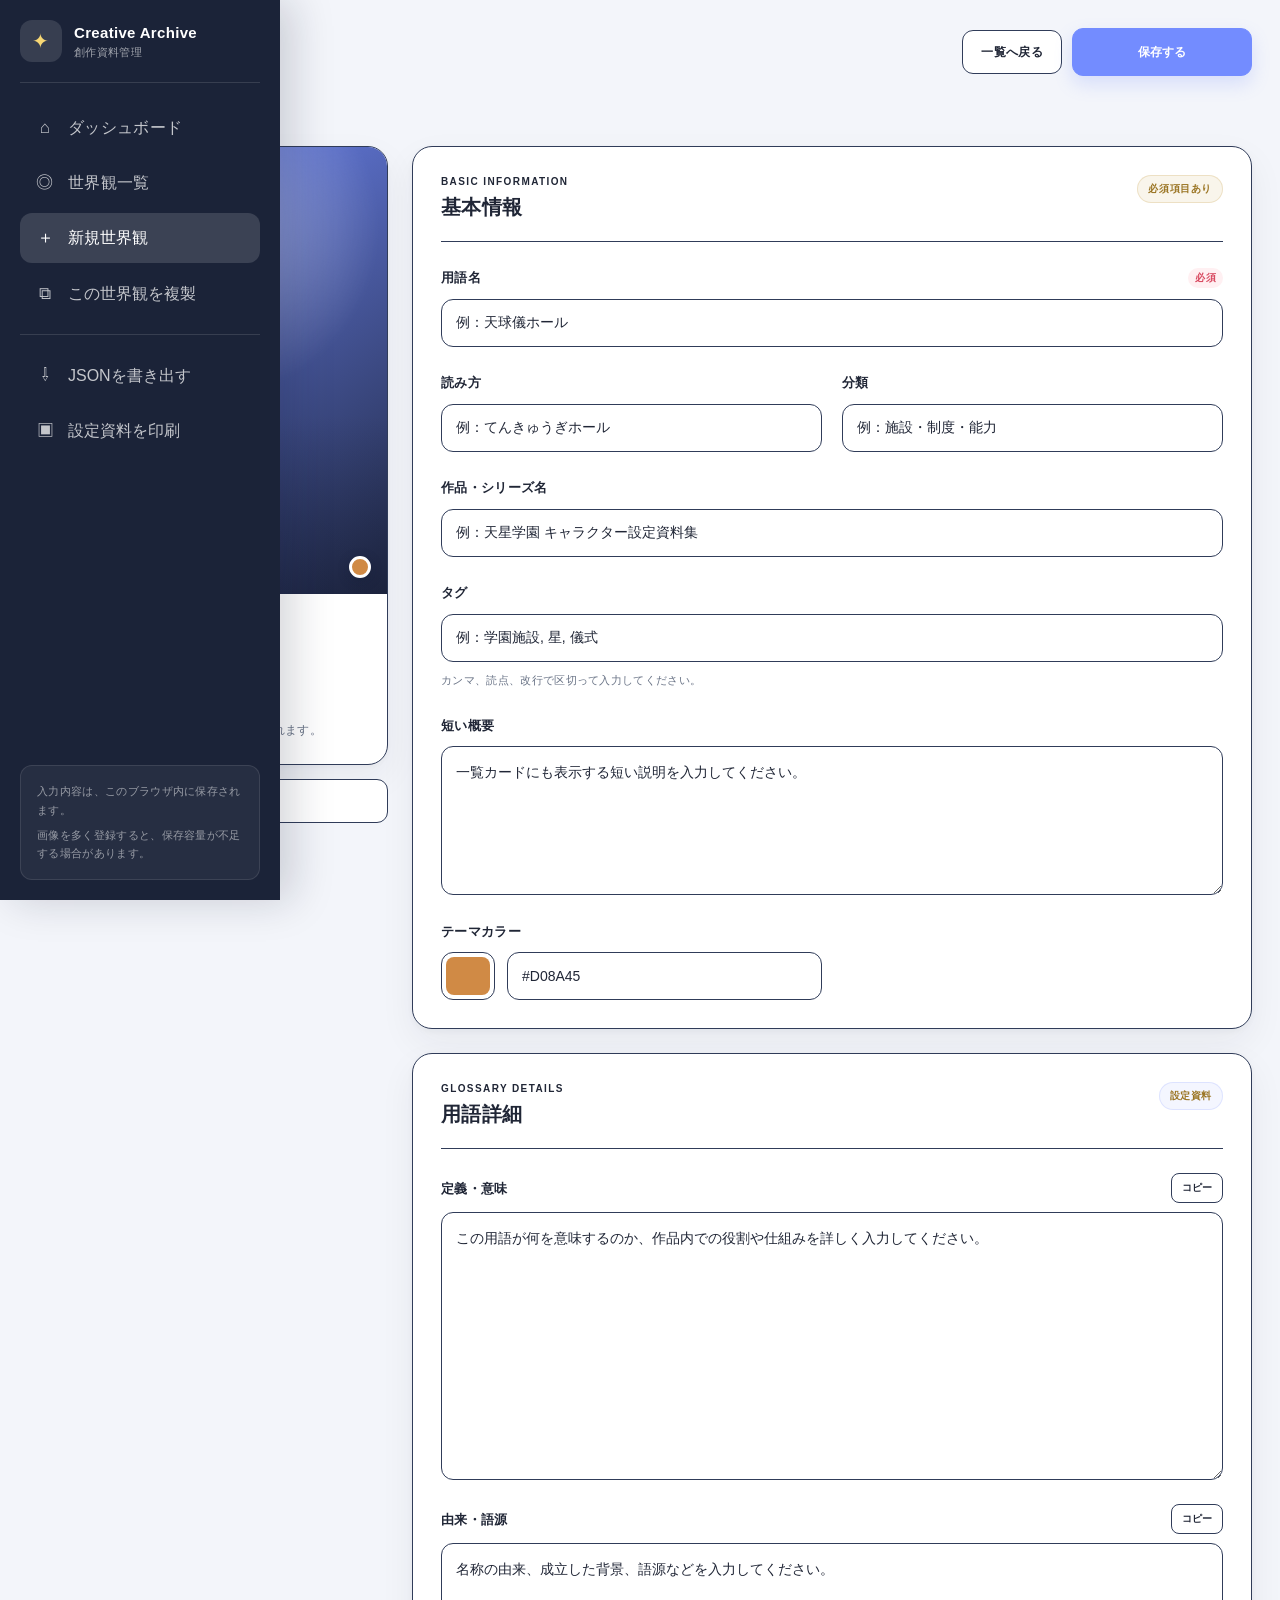
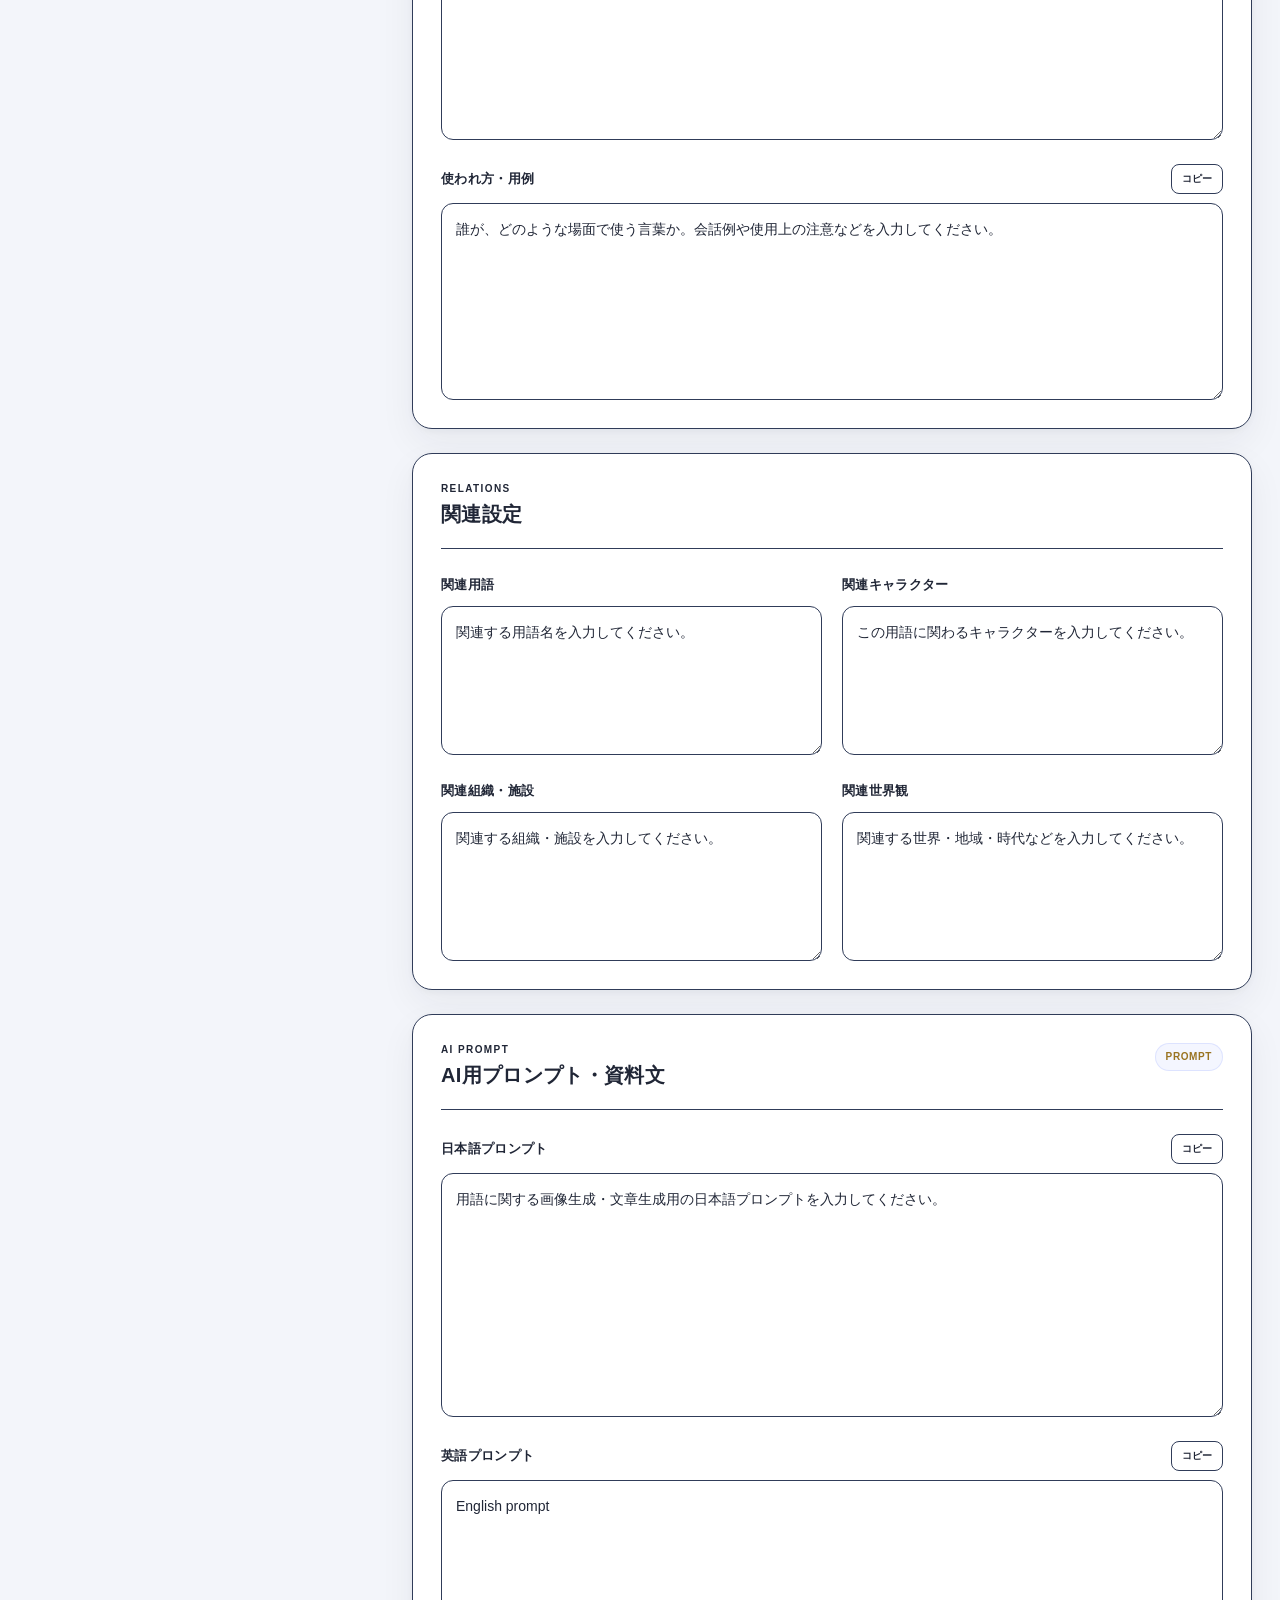
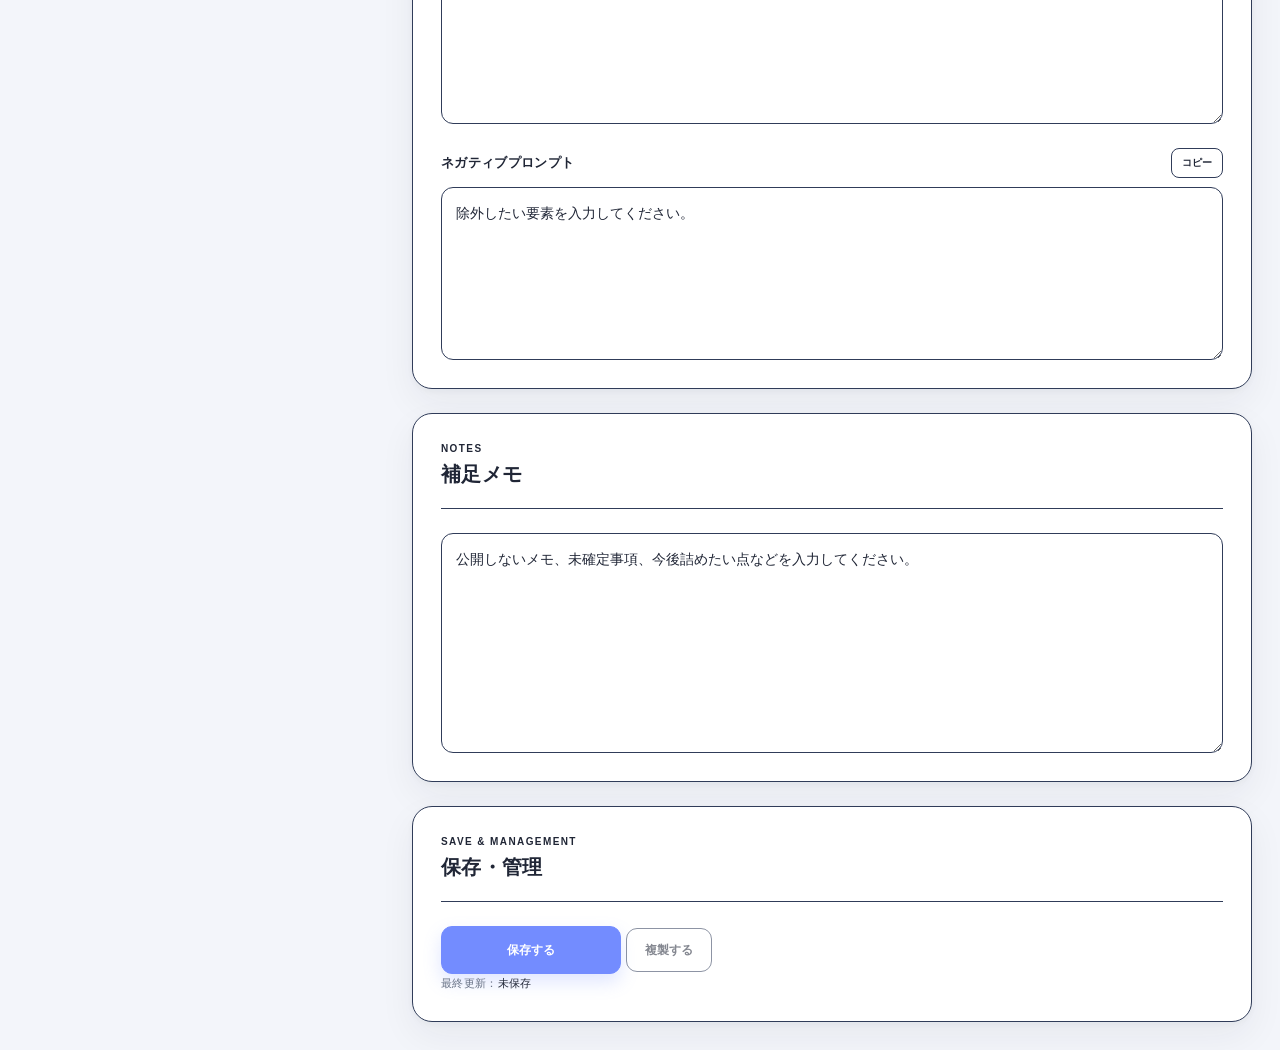
<file: glossary.html>
<!DOCTYPE html>
<html lang="ja">
<head>
  <meta charset="UTF-8">
  <meta name="viewport" content="width=device-width, initial-scale=1.0">
  <meta name="description" content="創作用語を登録・編集・管理するためのローカルWebアプリです。">
  <title>用語編集 | Creative Archive</title>

  <link rel="stylesheet" href="css/reset.css">
  <link rel="stylesheet" href="css/common.css">
  <link rel="stylesheet" href="css/character.css">
</head>

<body>
  <div class="app">
<aside class="sidebar" id="sidebar" aria-label="メインメニュー">
  <div class="sidebar__header">
    <a
      class="brand"
      href="index.html"
      aria-label="ダッシュボードへ戻る"
    >
      <span class="brand__mark" aria-hidden="true">✦</span>

      <span class="brand__text">
        <strong>Creative Archive</strong>
        <small>創作資料管理</small>
      </span>
    </a>

    <button
      class="icon-button sidebar__close"
      id="sidebarClose"
      type="button"
      aria-label="メニューを閉じる"
    >
      ×
    </button>
  </div>

  <nav class="sidebar__nav">

    <a
      class="sidebar__link"
      href="index.html"
    >
      <span class="sidebar__icon" aria-hidden="true">⌂</span>
      <span>ダッシュボード</span>
    </a>

    <a
      class="sidebar__link"
      href="index.html?view=world"
    >
      <span class="sidebar__icon" aria-hidden="true">◎</span>
      <span>世界観一覧</span>
    </a>

    <button
      class="sidebar__link sidebar__button is-active"
      type="button"
      data-new-world
    >
      <span class="sidebar__icon" aria-hidden="true">＋</span>
      <span>新規世界観</span>
    </button>

    <button
      class="sidebar__link sidebar__button js-duplicate-world"
      type="button"
    >
      <span class="sidebar__icon" aria-hidden="true">⧉</span>
      <span>この世界観を複製</span>
    </button>

    <div class="sidebar__separator"></div>

    <button
      class="sidebar__link sidebar__button"
      id="exportWorldButton"
      type="button"
    >
      <span class="sidebar__icon" aria-hidden="true">⇩</span>
      <span>JSONを書き出す</span>
    </button>

    <button
      class="sidebar__link sidebar__button"
      id="printButton"
      type="button"
    >
      <span class="sidebar__icon" aria-hidden="true">▣</span>
      <span>設定資料を印刷</span>
    </button>
  </nav>

  <div class="sidebar__note">
    <p>入力内容は、このブラウザ内に保存されます。</p>
    <p>画像を多く登録すると、保存容量が不足する場合があります。</p>
  </div>
</aside>

    <div class="sidebar-overlay" id="sidebarOverlay" aria-hidden="true"></div>

    <main class="main character-main">
      <header class="editor-header">
        <div class="editor-header__left">
          <button class="icon-button topbar__menu" id="sidebarOpen" type="button" aria-label="メニューを開く">☰</button>

          <div>
            <p class="eyebrow">GLOSSARY EDITOR</p>
            <h1 id="pageTitle">新規用語</h1>
            <p class="editor-header__status" id="saveStatus" aria-live="polite">未保存</p>
          </div>
        </div>

        <div class="editor-header__actions">
          <a class="button button--secondary" href="index.html?view=glossary">一覧へ戻る</a>
          <button class="button button--primary button--large js-save-glossary" type="submit" form="glossaryForm">保存する</button>
        </div>
      </header>

      <div class="editor-layout">
        <aside class="preview-panel">
          <div class="preview-card card">
            <div class="preview-card__image">
              <div class="preview-card__placeholder" aria-hidden="true">
                <span class="preview-card__placeholder-icon" id="previewInitial">Aa</span>
                <span>用語</span>
              </div>

              <span class="preview-card__color" id="themeColorPreview" aria-hidden="true"></span>
            </div>

            <div class="preview-card__body">
              <p class="preview-card__work" id="workPreview">作品未設定</p>
              <h2 id="namePreview">用語名未設定</h2>
              <p class="preview-card__title" id="categoryPreview">分類未設定</p>
              <p class="preview-card__summary" id="summaryPreview">用語の概要を入力すると、ここに表示されます。</p>
              <div class="preview-card__tags" id="tagPreview"></div>
            </div>
          </div>

          <div class="preview-actions">
            <button class="button button--secondary w-full" id="scrollToPromptButton" type="button">プロンプト欄へ移動</button>
          </div>
        </aside>

        <form class="character-form" id="glossaryForm" novalidate>
          <input id="glossaryId" name="id" type="hidden">

          <section class="form-section card">
            <div class="form-section__header">
              <div>
                <p class="eyebrow">BASIC INFORMATION</p>
                <h2>基本情報</h2>
              </div>
              <span class="badge badge--gold">必須項目あり</span>
            </div>

            <div class="form-grid">
              <div class="field form-grid__wide">
                <label class="field__label" for="term">
                  <span>用語名</span>
                  <em>必須</em>
                </label>
                <input id="term" name="term" type="text" maxlength="120" autocomplete="off" placeholder="例：天球儀ホール" required>
                <p class="field__error" id="termError" hidden>用語名を入力してください。</p>
              </div>

              <div class="field">
                <label class="field__label" for="reading">読み方</label>
                <input id="reading" name="reading" type="text" maxlength="120" autocomplete="off" placeholder="例：てんきゅうぎホール">
              </div>

              <div class="field">
                <label class="field__label" for="category">分類</label>
                <input id="category" name="category" type="text" maxlength="100" autocomplete="off" placeholder="例：施設・制度・能力">
              </div>

              <div class="field form-grid__wide">
                <label class="field__label" for="series">作品・シリーズ名</label>
                <input id="series" name="series" type="text" maxlength="150" autocomplete="off" placeholder="例：天星学園 キャラクター設定資料集">
              </div>

              <div class="field form-grid__wide">
                <label class="field__label" for="tags">タグ</label>
                <input id="tags" name="tags" type="text" maxlength="300" autocomplete="off" placeholder="例：学園施設, 星, 儀式">
                <p class="field__note">カンマ、読点、改行で区切って入力してください。</p>
              </div>

              <div class="field form-grid__wide">
                <label class="field__label" for="summary">短い概要</label>
                <textarea id="summary" name="summary" rows="5" maxlength="1200" placeholder="一覧カードにも表示する短い説明を入力してください。"></textarea>
              </div>

              <div class="field">
                <label class="field__label" for="themeColor">テーマカラー</label>
                <div class="color-field">
                  <input id="themeColorPicker" type="color" value="#d08a45" aria-label="テーマカラーを選択">
                  <input id="themeColor" name="themeColor" type="text" maxlength="7" value="#D08A45" pattern="^#[0-9A-Fa-f]{6}$" placeholder="#D08A45">
                </div>
                <p class="field__error" id="themeColorError" hidden>6桁のHEXカラーコードを入力してください。</p>
              </div>
            </div>
          </section>

          <section class="form-section card">
            <div class="form-section__header">
              <div>
                <p class="eyebrow">GLOSSARY DETAILS</p>
                <h2>用語詳細</h2>
              </div>
              <span class="badge">設定資料</span>
            </div>

            <div class="form-grid">
              <div class="field form-grid__wide">
                <div class="field__label field__label--action">
                  <label for="definition">定義・意味</label>
                  <button class="mini-button" type="button" data-copy-target="definition">コピー</button>
                </div>
                <textarea id="definition" name="definition" rows="10" maxlength="6000" placeholder="この用語が何を意味するのか、作品内での役割や仕組みを詳しく入力してください。"></textarea>
              </div>

              <div class="field form-grid__wide">
                <div class="field__label field__label--action">
                  <label for="origin">由来・語源</label>
                  <button class="mini-button" type="button" data-copy-target="origin">コピー</button>
                </div>
                <textarea id="origin" name="origin" rows="7" maxlength="4000" placeholder="名称の由来、成立した背景、語源などを入力してください。"></textarea>
              </div>

              <div class="field form-grid__wide">
                <div class="field__label field__label--action">
                  <label for="usage">使われ方・用例</label>
                  <button class="mini-button" type="button" data-copy-target="usage">コピー</button>
                </div>
                <textarea id="usage" name="usage" rows="7" maxlength="4000" placeholder="誰が、どのような場面で使う言葉か。会話例や使用上の注意などを入力してください。"></textarea>
              </div>
            </div>
          </section>

          <section class="form-section card">
            <div class="form-section__header">
              <div>
                <p class="eyebrow">RELATIONS</p>
                <h2>関連設定</h2>
              </div>
            </div>

            <div class="form-grid">
              <div class="field">
                <label class="field__label" for="relatedTerms">関連用語</label>
                <textarea id="relatedTerms" name="relatedTerms" rows="5" maxlength="2500" placeholder="関連する用語名を入力してください。"></textarea>
              </div>

              <div class="field">
                <label class="field__label" for="relatedCharacters">関連キャラクター</label>
                <textarea id="relatedCharacters" name="relatedCharacters" rows="5" maxlength="2500" placeholder="この用語に関わるキャラクターを入力してください。"></textarea>
              </div>

              <div class="field">
                <label class="field__label" for="relatedOrganizations">関連組織・施設</label>
                <textarea id="relatedOrganizations" name="relatedOrganizations" rows="5" maxlength="2500" placeholder="関連する組織・施設を入力してください。"></textarea>
              </div>

              <div class="field">
                <label class="field__label" for="relatedWorlds">関連世界観</label>
                <textarea id="relatedWorlds" name="relatedWorlds" rows="5" maxlength="2500" placeholder="関連する世界・地域・時代などを入力してください。"></textarea>
              </div>
            </div>
          </section>

          <section class="form-section card" id="promptSection">
            <div class="form-section__header">
              <div>
                <p class="eyebrow">AI PROMPT</p>
                <h2>AI用プロンプト・資料文</h2>
              </div>
              <span class="badge">PROMPT</span>
            </div>

            <div class="form-grid">
              <div class="field form-grid__wide">
                <div class="field__label field__label--action">
                  <label for="promptJa">日本語プロンプト</label>
                  <button class="mini-button" type="button" data-copy-target="promptJa">コピー</button>
                </div>
                <textarea id="promptJa" name="promptJa" rows="9" maxlength="12000" placeholder="用語に関する画像生成・文章生成用の日本語プロンプトを入力してください。"></textarea>
              </div>

              <div class="field form-grid__wide">
                <div class="field__label field__label--action">
                  <label for="promptEn">英語プロンプト</label>
                  <button class="mini-button" type="button" data-copy-target="promptEn">コピー</button>
                </div>
                <textarea id="promptEn" name="promptEn" rows="9" maxlength="12000" placeholder="English prompt"></textarea>
              </div>

              <div class="field form-grid__wide">
                <div class="field__label field__label--action">
                  <label for="negativePrompt">ネガティブプロンプト</label>
                  <button class="mini-button" type="button" data-copy-target="negativePrompt">コピー</button>
                </div>
                <textarea id="negativePrompt" name="negativePrompt" rows="6" maxlength="8000" placeholder="除外したい要素を入力してください。"></textarea>
              </div>
            </div>
          </section>

          <section class="form-section card">
            <div class="form-section__header">
              <div>
                <p class="eyebrow">NOTES</p>
                <h2>補足メモ</h2>
              </div>
            </div>

            <div class="form-grid">
              <div class="field form-grid__wide">
                <textarea id="notes" name="notes" rows="8" maxlength="6000" placeholder="公開しないメモ、未確定事項、今後詰めたい点などを入力してください。"></textarea>
              </div>
            </div>
          </section>

          <section class="form-section card">
            <div class="form-section__header">
              <div>
                <p class="eyebrow">SAVE &amp; MANAGEMENT</p>
                <h2>保存・管理</h2>
              </div>
            </div>

            <div class="editor-footer-actions">
              <button class="button button--primary button--large js-save-glossary" type="submit">保存する</button>
              <button class="button button--secondary js-duplicate-glossary" type="button">複製する</button>
              <button class="button button--danger" id="deleteButton" type="button">削除する</button>
            </div>

            <p class="field__note">最終更新：<span id="updatedAt">未保存</span></p>
          </section>
        </form>
      </div>
    </main>
  </div>

  <div class="toast" id="toast" hidden>
    <p id="toastMessage"></p>
  </div>

  <dialog class="dialog" id="deleteDialog">
    <div class="dialog__inner">
      <div class="dialog__header">
        <div>
          <p class="eyebrow">DELETE GLOSSARY</p>
          <h2>この用語を削除しますか？</h2>
        </div>
        <button class="dialog__close" id="deleteDialogClose" type="button" aria-label="閉じる">×</button>
      </div>

      <div class="dialog__body">
        <p><strong id="deleteTargetName">この用語</strong>を削除します。元に戻せません。</p>
      </div>

      <div class="dialog__actions">
        <button class="button button--sub" id="deleteCancelButton" type="button">キャンセル</button>
        <button class="button button--danger" id="deleteConfirmButton" type="button">削除する</button>
      </div>
    </div>
  </dialog>

  <dialog class="dialog" id="unsavedDialog">
    <div class="dialog__inner">
      <div class="dialog__header">
        <div>
          <p class="eyebrow">UNSAVED CHANGES</p>
          <h2>保存されていない変更があります</h2>
        </div>
        <button class="dialog__close" id="unsavedDialogClose" type="button" aria-label="閉じる">×</button>
      </div>

      <div class="dialog__body">
        <p>このページを離れると、入力中の変更が失われる可能性があります。</p>
      </div>

      <div class="dialog__actions">
        <button class="button button--sub" id="unsavedStayButton" type="button">編集を続ける</button>
        <button class="button button--danger" id="unsavedLeaveButton" type="button">保存せず移動</button>
      </div>
    </div>
  </dialog>

  <script src="js/storage.js"></script>
  <script src="js/common.js"></script>
  <script src="js/glossary.js"></script>
</body>
</html>
</file>
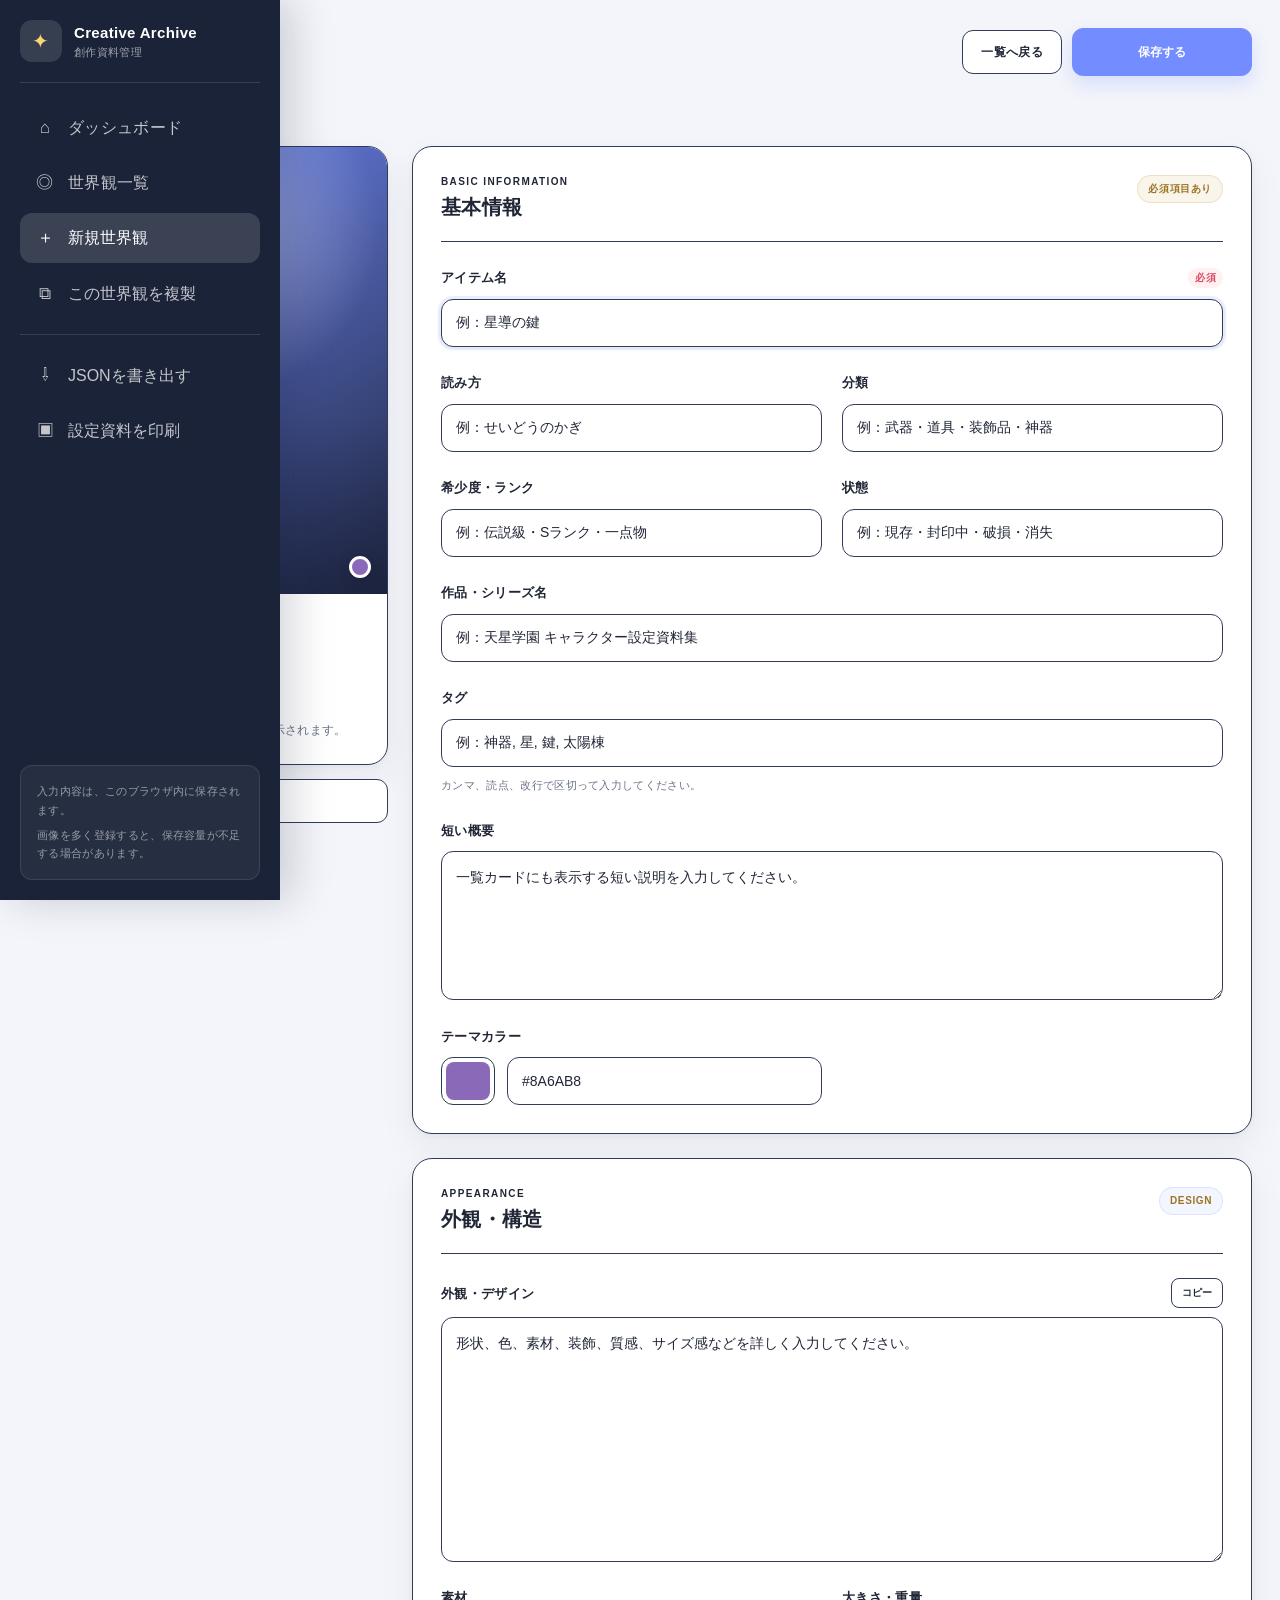
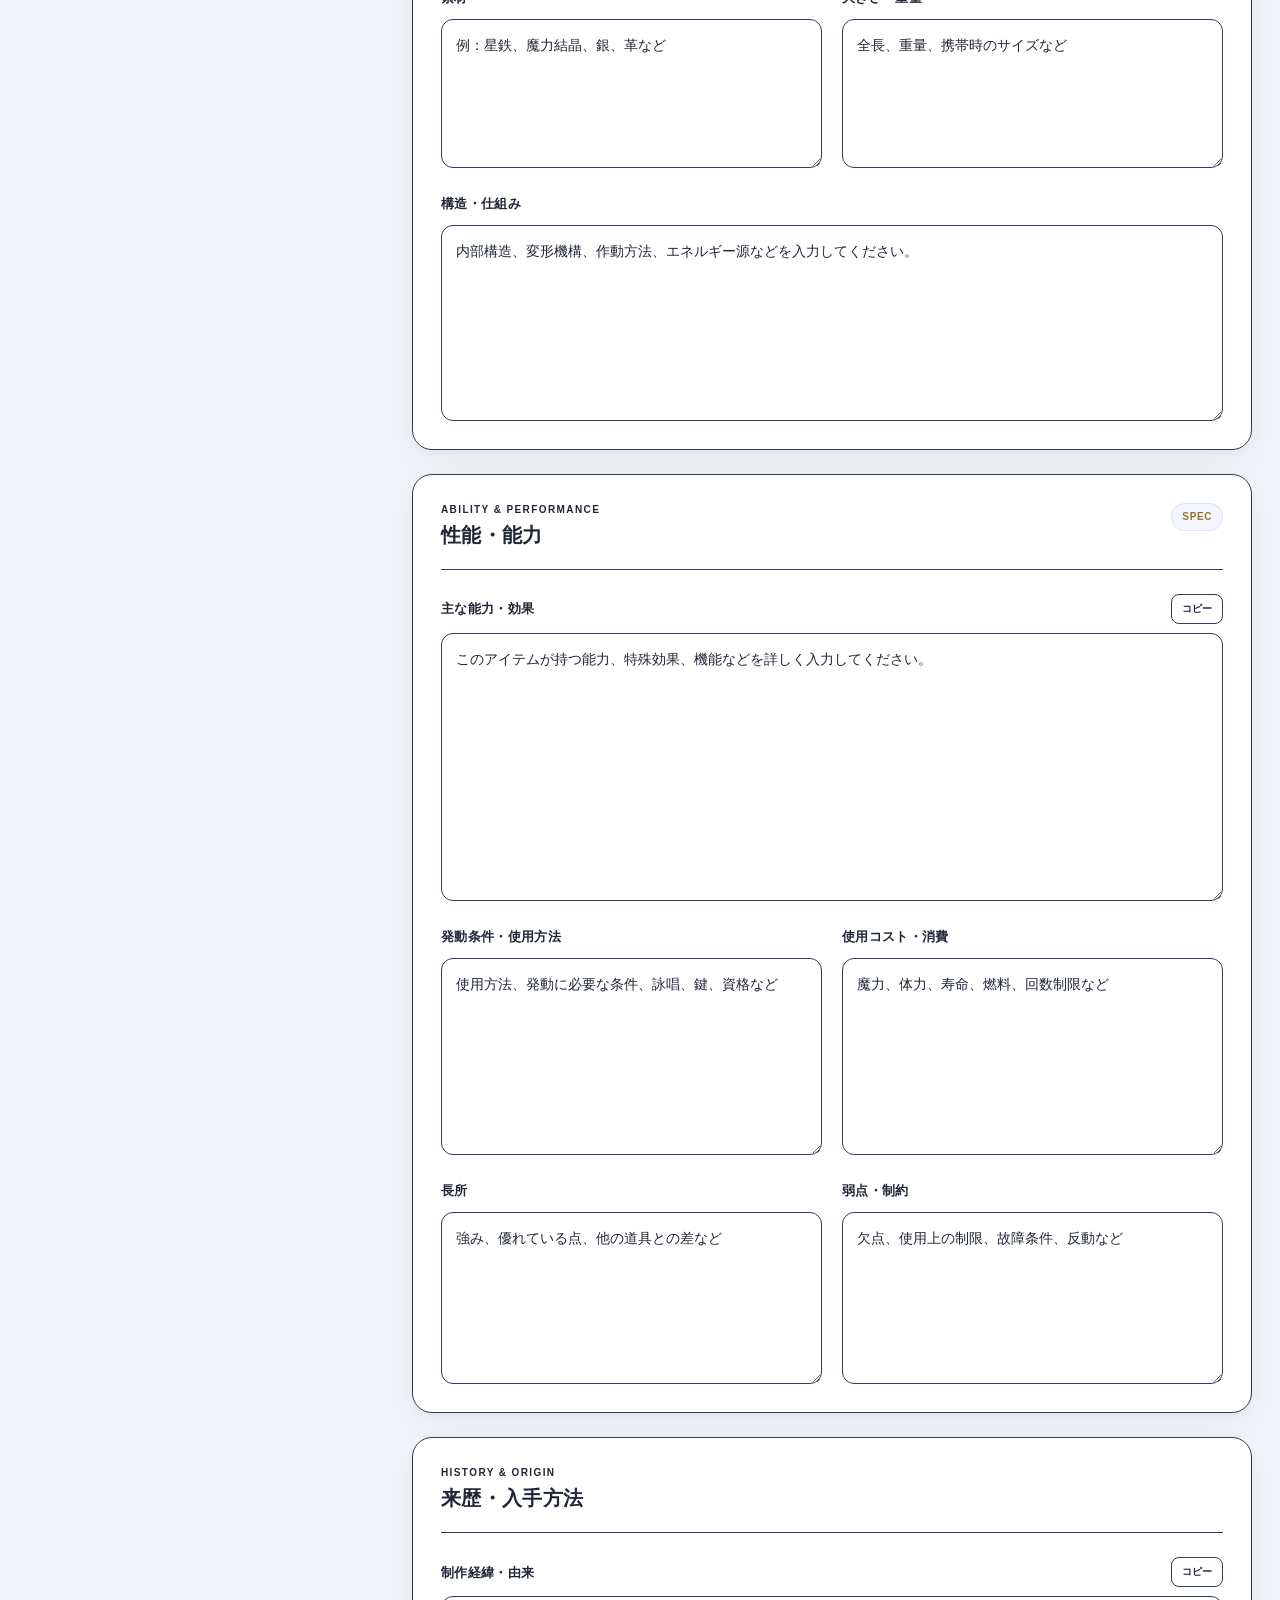
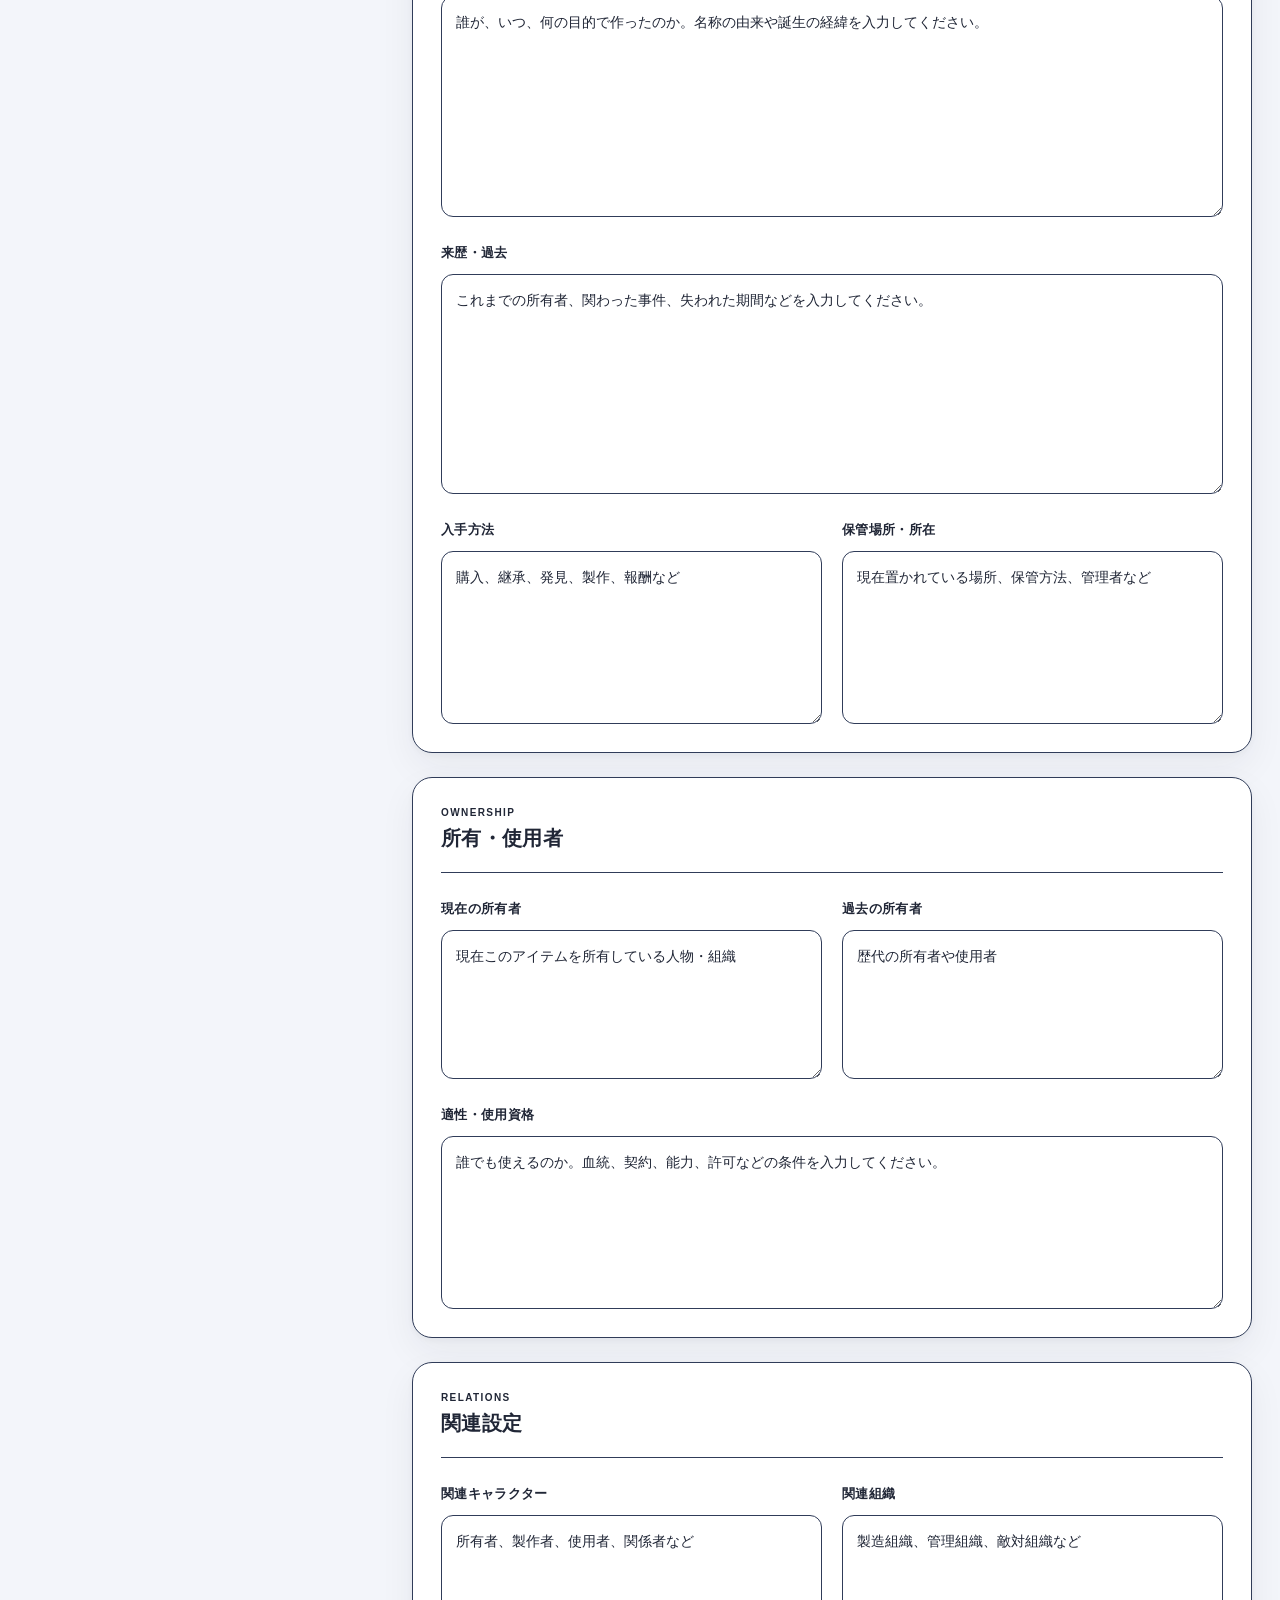
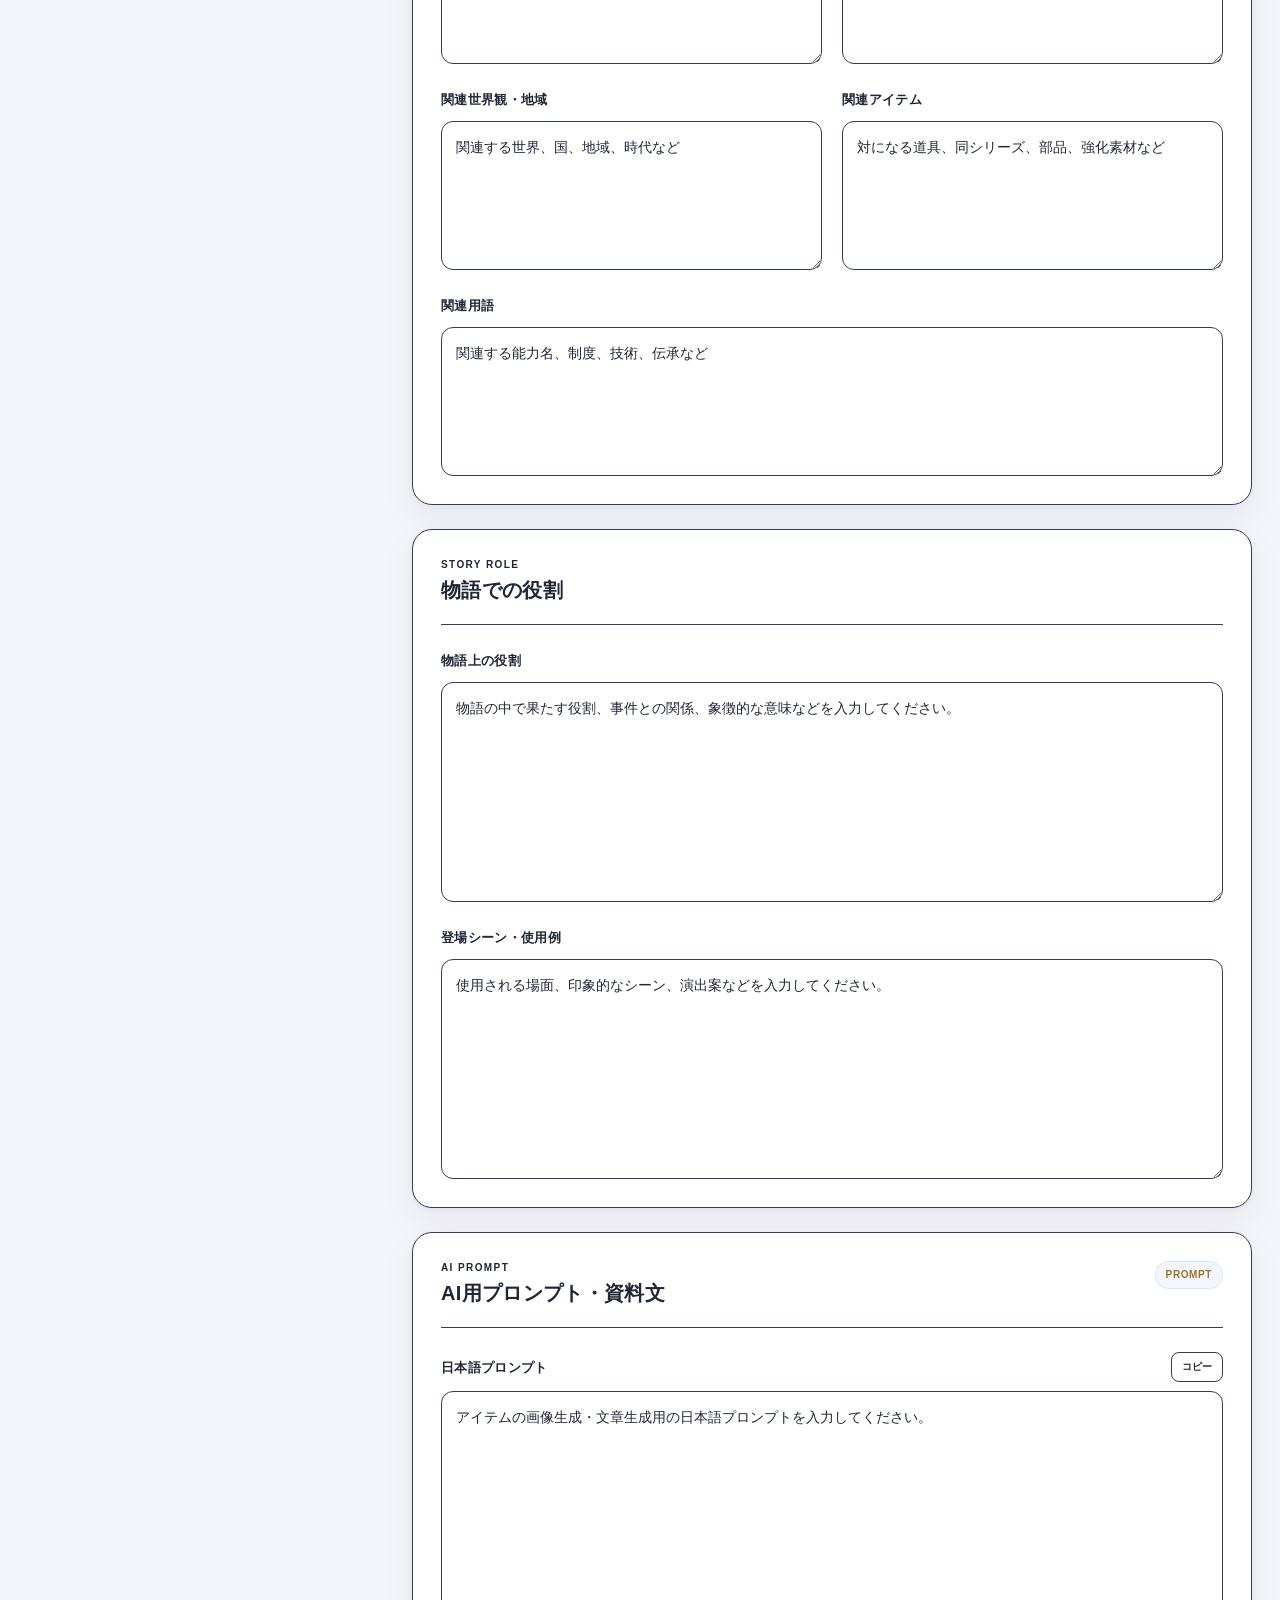
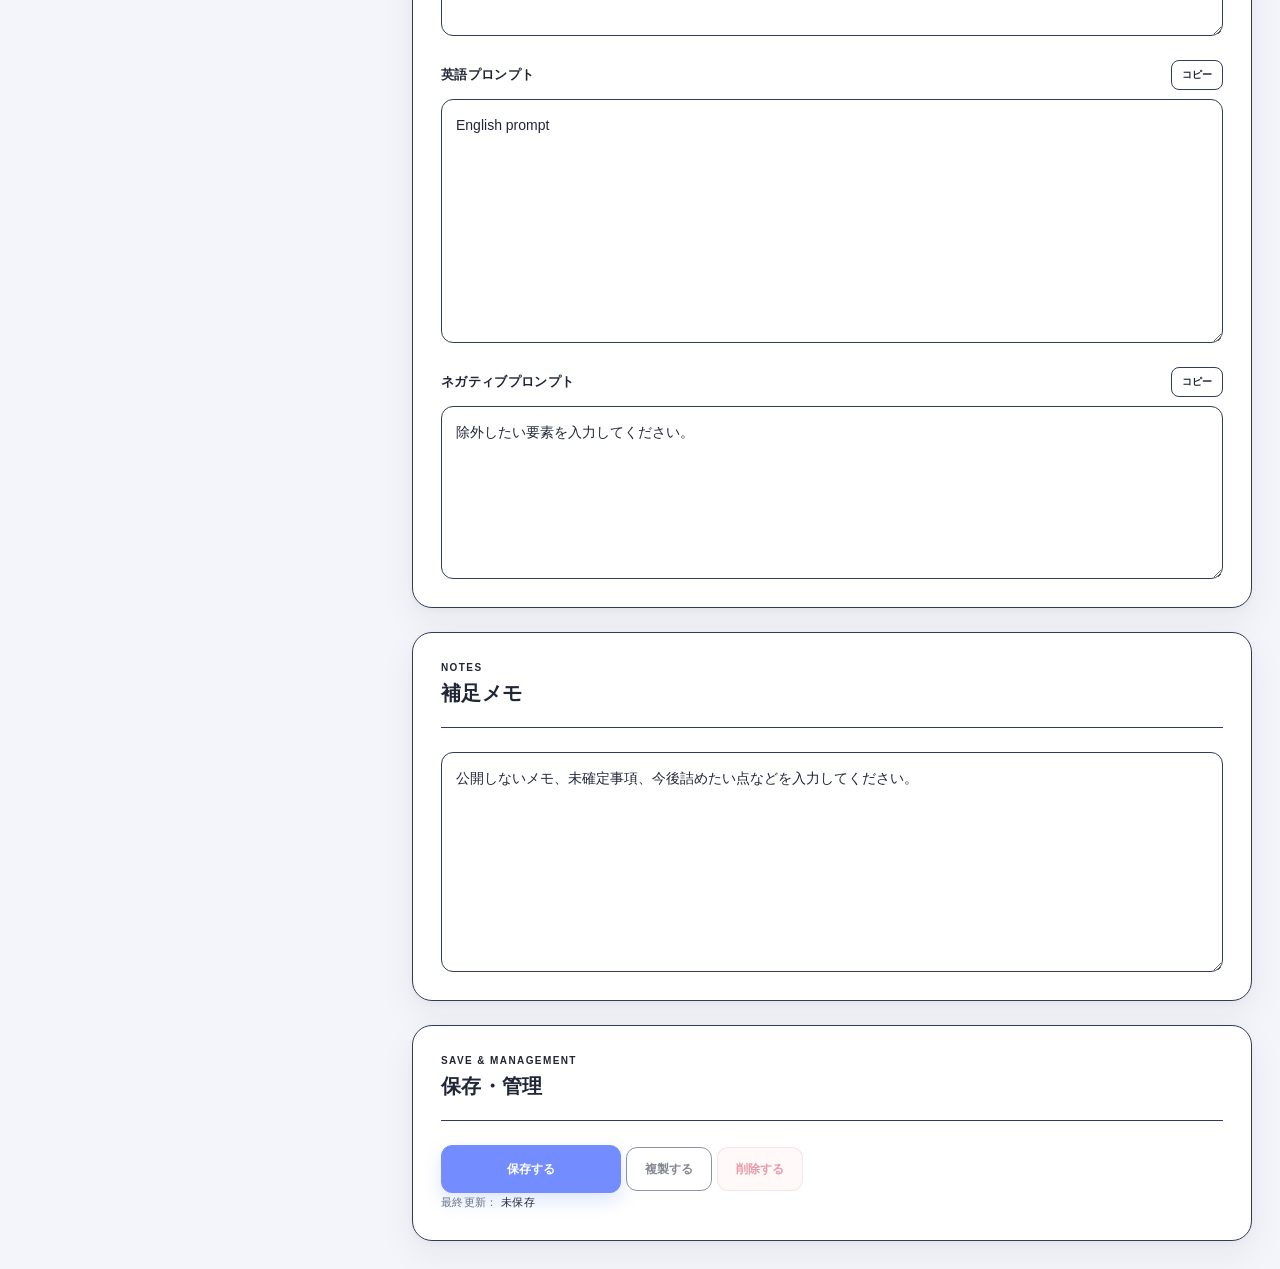
<file: item.html>
<!DOCTYPE html>
<html lang="ja">
<head>
  <meta charset="UTF-8">
  <meta
    name="viewport"
    content="width=device-width, initial-scale=1.0"
  >
  <meta
    name="description"
    content="創作アイテム・武器・道具を登録・編集・管理するためのローカルWebアプリです。"
  >

  <title>アイテム編集 | Creative Archive</title>

  <link
    rel="stylesheet"
    href="css/reset.css"
  >
  <link
    rel="stylesheet"
    href="css/common.css"
  >
  <link
    rel="stylesheet"
    href="css/character.css"
  >
</head>

<body>
  <div class="app">

    <!-- ==================================================
         Sidebar
    =================================================== -->
<aside class="sidebar" id="sidebar" aria-label="メインメニュー">
  <div class="sidebar__header">
    <a
      class="brand"
      href="index.html"
      aria-label="ダッシュボードへ戻る"
    >
      <span class="brand__mark" aria-hidden="true">✦</span>

      <span class="brand__text">
        <strong>Creative Archive</strong>
        <small>創作資料管理</small>
      </span>
    </a>

    <button
      class="icon-button sidebar__close"
      id="sidebarClose"
      type="button"
      aria-label="メニューを閉じる"
    >
      ×
    </button>
  </div>

  <nav class="sidebar__nav">

    <a
      class="sidebar__link"
      href="index.html"
    >
      <span class="sidebar__icon" aria-hidden="true">⌂</span>
      <span>ダッシュボード</span>
    </a>

    <a
      class="sidebar__link"
      href="index.html?view=world"
    >
      <span class="sidebar__icon" aria-hidden="true">◎</span>
      <span>世界観一覧</span>
    </a>

    <button
      class="sidebar__link sidebar__button is-active"
      type="button"
      data-new-world
    >
      <span class="sidebar__icon" aria-hidden="true">＋</span>
      <span>新規世界観</span>
    </button>

    <button
      class="sidebar__link sidebar__button js-duplicate-world"
      type="button"
    >
      <span class="sidebar__icon" aria-hidden="true">⧉</span>
      <span>この世界観を複製</span>
    </button>

    <div class="sidebar__separator"></div>

    <button
      class="sidebar__link sidebar__button"
      id="exportWorldButton"
      type="button"
    >
      <span class="sidebar__icon" aria-hidden="true">⇩</span>
      <span>JSONを書き出す</span>
    </button>

    <button
      class="sidebar__link sidebar__button"
      id="printButton"
      type="button"
    >
      <span class="sidebar__icon" aria-hidden="true">▣</span>
      <span>設定資料を印刷</span>
    </button>
  </nav>

  <div class="sidebar__note">
    <p>入力内容は、このブラウザ内に保存されます。</p>
    <p>画像を多く登録すると、保存容量が不足する場合があります。</p>
  </div>
</aside>

    <div class="sidebar-overlay" id="sidebarOverlay" aria-hidden="true"></div>

    <!-- ==================================================
         Main
    =================================================== -->
    <main class="main character-main">

      <!-- Editor Header -->
      <header class="editor-header">
        <div class="editor-header__left">
          <button
            class="icon-button topbar__menu"
            id="sidebarOpen"
            type="button"
            aria-label="メニューを開く"
          >
            ☰
          </button>

          <div>
            <p class="eyebrow">
              ITEM EDITOR
            </p>

            <h1 id="pageTitle">
              新規アイテム
            </h1>

            <p
              class="editor-header__status"
              id="saveStatus"
              aria-live="polite"
            >
              未保存
            </p>
          </div>
        </div>

        <div class="editor-header__actions">
          <a
            class="button button--secondary"
            href="index.html?view=item"
          >
            一覧へ戻る
          </a>

          <button
            class="button button--primary button--large js-save-item"
            type="submit"
            form="itemForm"
          >
            保存する
          </button>
        </div>
      </header>

      <!-- Editor Layout -->
      <div class="editor-layout">

        <!-- ==================================================
             Preview
        =================================================== -->
        <aside class="preview-panel">
          <div class="preview-card card">
            <div class="preview-card__image">
              <div
                class="preview-card__placeholder"
                aria-hidden="true"
              >
                <span
                  class="preview-card__placeholder-icon"
                  id="previewInitial"
                >
                  ◇
                </span>

                <span>
                  アイテム
                </span>
              </div>

              <span
                class="preview-card__color"
                id="themeColorPreview"
                aria-hidden="true"
              ></span>
            </div>

            <div class="preview-card__body">
              <p
                class="preview-card__work"
                id="workPreview"
              >
                作品未設定
              </p>

              <h2 id="namePreview">
                アイテム名未設定
              </h2>

              <p
                class="preview-card__title"
                id="categoryPreview"
              >
                分類未設定
              </p>

              <p
                class="preview-card__summary"
                id="summaryPreview"
              >
                アイテムの概要を入力すると、ここに表示されます。
              </p>

              <div
                class="preview-card__tags"
                id="tagPreview"
              ></div>
            </div>
          </div>

          <div class="preview-actions">
            <button
              class="button button--secondary w-full"
              id="scrollToPromptButton"
              type="button"
            >
              プロンプト欄へ移動
            </button>
          </div>
        </aside>

        <!-- ==================================================
             Form
        =================================================== -->
        <form
          class="character-form"
          id="itemForm"
          novalidate
        >
          <input
            id="itemId"
            name="id"
            type="hidden"
          >

          <!-- ==============================================
               Basic Information
          =============================================== -->
          <section class="form-section card">
            <div class="form-section__header">
              <div>
                <p class="eyebrow">
                  BASIC INFORMATION
                </p>

                <h2>
                  基本情報
                </h2>
              </div>

              <span class="badge badge--gold">
                必須項目あり
              </span>
            </div>

            <div class="form-grid">

              <div class="field form-grid__wide">
                <label
                  class="field__label"
                  for="name"
                >
                  <span>
                    アイテム名
                  </span>

                  <em>
                    必須
                  </em>
                </label>

                <input
                  id="name"
                  name="name"
                  type="text"
                  maxlength="150"
                  autocomplete="off"
                  placeholder="例：星導の鍵"
                  required
                >

                <p
                  class="field__error"
                  id="nameError"
                  hidden
                >
                  アイテム名を入力してください。
                </p>
              </div>

              <div class="field">
                <label
                  class="field__label"
                  for="reading"
                >
                  読み方
                </label>

                <input
                  id="reading"
                  name="reading"
                  type="text"
                  maxlength="150"
                  autocomplete="off"
                  placeholder="例：せいどうのかぎ"
                >
              </div>

              <div class="field">
                <label
                  class="field__label"
                  for="category"
                >
                  分類
                </label>

                <input
                  id="category"
                  name="category"
                  type="text"
                  maxlength="100"
                  autocomplete="off"
                  placeholder="例：武器・道具・装飾品・神器"
                >
              </div>

              <div class="field">
                <label
                  class="field__label"
                  for="rarity"
                >
                  希少度・ランク
                </label>

                <input
                  id="rarity"
                  name="rarity"
                  type="text"
                  maxlength="100"
                  autocomplete="off"
                  placeholder="例：伝説級・Sランク・一点物"
                >
              </div>

              <div class="field">
                <label
                  class="field__label"
                  for="status"
                >
                  状態
                </label>

                <input
                  id="status"
                  name="status"
                  type="text"
                  maxlength="100"
                  autocomplete="off"
                  placeholder="例：現存・封印中・破損・消失"
                >
              </div>

              <div class="field form-grid__wide">
                <label
                  class="field__label"
                  for="series"
                >
                  作品・シリーズ名
                </label>

                <input
                  id="series"
                  name="series"
                  type="text"
                  maxlength="150"
                  autocomplete="off"
                  placeholder="例：天星学園 キャラクター設定資料集"
                >
              </div>

              <div class="field form-grid__wide">
                <label
                  class="field__label"
                  for="tags"
                >
                  タグ
                </label>

                <input
                  id="tags"
                  name="tags"
                  type="text"
                  maxlength="400"
                  autocomplete="off"
                  placeholder="例：神器, 星, 鍵, 太陽棟"
                >

                <p class="field__note">
                  カンマ、読点、改行で区切って入力してください。
                </p>
              </div>

              <div class="field form-grid__wide">
                <label
                  class="field__label"
                  for="summary"
                >
                  短い概要
                </label>

                <textarea
                  id="summary"
                  name="summary"
                  rows="5"
                  maxlength="1200"
                  placeholder="一覧カードにも表示する短い説明を入力してください。"
                ></textarea>
              </div>

              <div class="field">
                <label
                  class="field__label"
                  for="themeColor"
                >
                  テーマカラー
                </label>

                <div class="color-field">
                  <input
                    id="themeColorPicker"
                    type="color"
                    value="#8A6AB8"
                    aria-label="テーマカラーを選択"
                  >

                  <input
                    id="themeColor"
                    name="themeColor"
                    type="text"
                    maxlength="7"
                    value="#8A6AB8"
                    pattern="^#[0-9A-Fa-f]{6}$"
                    placeholder="#8A6AB8"
                  >
                </div>

                <p
                  class="field__error"
                  id="themeColorError"
                  hidden
                >
                  6桁のHEXカラーコードを入力してください。
                </p>
              </div>
            </div>
          </section>

          <!-- ==============================================
               Appearance
          =============================================== -->
          <section class="form-section card">
            <div class="form-section__header">
              <div>
                <p class="eyebrow">
                  APPEARANCE
                </p>

                <h2>
                  外観・構造
                </h2>
              </div>

              <span class="badge">
                DESIGN
              </span>
            </div>

            <div class="form-grid">
              <div class="field form-grid__wide">
                <div class="field__label field__label--action">
                  <label for="appearance">
                    外観・デザイン
                  </label>

                  <button
                    class="mini-button"
                    type="button"
                    data-copy-target="appearance"
                  >
                    コピー
                  </button>
                </div>

                <textarea
                  id="appearance"
                  name="appearance"
                  rows="9"
                  maxlength="6000"
                  placeholder="形状、色、素材、装飾、質感、サイズ感などを詳しく入力してください。"
                ></textarea>
              </div>

              <div class="field">
                <label
                  class="field__label"
                  for="material"
                >
                  素材
                </label>

                <textarea
                  id="material"
                  name="material"
                  rows="5"
                  maxlength="2500"
                  placeholder="例：星鉄、魔力結晶、銀、革など"
                ></textarea>
              </div>

              <div class="field">
                <label
                  class="field__label"
                  for="size"
                >
                  大きさ・重量
                </label>

                <textarea
                  id="size"
                  name="size"
                  rows="5"
                  maxlength="2500"
                  placeholder="全長、重量、携帯時のサイズなど"
                ></textarea>
              </div>

              <div class="field form-grid__wide">
                <label
                  class="field__label"
                  for="structure"
                >
                  構造・仕組み
                </label>

                <textarea
                  id="structure"
                  name="structure"
                  rows="7"
                  maxlength="5000"
                  placeholder="内部構造、変形機構、作動方法、エネルギー源などを入力してください。"
                ></textarea>
              </div>
            </div>
          </section>

          <!-- ==============================================
               Ability / Performance
          =============================================== -->
          <section class="form-section card">
            <div class="form-section__header">
              <div>
                <p class="eyebrow">
                  ABILITY &amp; PERFORMANCE
                </p>

                <h2>
                  性能・能力
                </h2>
              </div>

              <span class="badge">
                SPEC
              </span>
            </div>

            <div class="form-grid">
              <div class="field form-grid__wide">
                <div class="field__label field__label--action">
                  <label for="ability">
                    主な能力・効果
                  </label>

                  <button
                    class="mini-button"
                    type="button"
                    data-copy-target="ability"
                  >
                    コピー
                  </button>
                </div>

                <textarea
                  id="ability"
                  name="ability"
                  rows="10"
                  maxlength="7000"
                  placeholder="このアイテムが持つ能力、特殊効果、機能などを詳しく入力してください。"
                ></textarea>
              </div>

              <div class="field">
                <label
                  class="field__label"
                  for="activation"
                >
                  発動条件・使用方法
                </label>

                <textarea
                  id="activation"
                  name="activation"
                  rows="7"
                  maxlength="4000"
                  placeholder="使用方法、発動に必要な条件、詠唱、鍵、資格など"
                ></textarea>
              </div>

              <div class="field">
                <label
                  class="field__label"
                  for="cost"
                >
                  使用コスト・消費
                </label>

                <textarea
                  id="cost"
                  name="cost"
                  rows="7"
                  maxlength="4000"
                  placeholder="魔力、体力、寿命、燃料、回数制限など"
                ></textarea>
              </div>

              <div class="field">
                <label
                  class="field__label"
                  for="strengths"
                >
                  長所
                </label>

                <textarea
                  id="strengths"
                  name="strengths"
                  rows="6"
                  maxlength="3500"
                  placeholder="強み、優れている点、他の道具との差など"
                ></textarea>
              </div>

              <div class="field">
                <label
                  class="field__label"
                  for="weaknesses"
                >
                  弱点・制約
                </label>

                <textarea
                  id="weaknesses"
                  name="weaknesses"
                  rows="6"
                  maxlength="3500"
                  placeholder="欠点、使用上の制限、故障条件、反動など"
                ></textarea>
              </div>
            </div>
          </section>

          <!-- ==============================================
               History / Origin
          =============================================== -->
          <section class="form-section card">
            <div class="form-section__header">
              <div>
                <p class="eyebrow">
                  HISTORY &amp; ORIGIN
                </p>

                <h2>
                  来歴・入手方法
                </h2>
              </div>
            </div>

            <div class="form-grid">
              <div class="field form-grid__wide">
                <div class="field__label field__label--action">
                  <label for="origin">
                    制作経緯・由来
                  </label>

                  <button
                    class="mini-button"
                    type="button"
                    data-copy-target="origin"
                  >
                    コピー
                  </button>
                </div>

                <textarea
                  id="origin"
                  name="origin"
                  rows="8"
                  maxlength="6000"
                  placeholder="誰が、いつ、何の目的で作ったのか。名称の由来や誕生の経緯を入力してください。"
                ></textarea>
              </div>

              <div class="field form-grid__wide">
                <label
                  class="field__label"
                  for="history"
                >
                  来歴・過去
                </label>

                <textarea
                  id="history"
                  name="history"
                  rows="8"
                  maxlength="6000"
                  placeholder="これまでの所有者、関わった事件、失われた期間などを入力してください。"
                ></textarea>
              </div>

              <div class="field">
                <label
                  class="field__label"
                  for="acquisition"
                >
                  入手方法
                </label>

                <textarea
                  id="acquisition"
                  name="acquisition"
                  rows="6"
                  maxlength="4000"
                  placeholder="購入、継承、発見、製作、報酬など"
                ></textarea>
              </div>

              <div class="field">
                <label
                  class="field__label"
                  for="location"
                >
                  保管場所・所在
                </label>

                <textarea
                  id="location"
                  name="location"
                  rows="6"
                  maxlength="4000"
                  placeholder="現在置かれている場所、保管方法、管理者など"
                ></textarea>
              </div>
            </div>
          </section>

          <!-- ==============================================
               Ownership
          =============================================== -->
          <section class="form-section card">
            <div class="form-section__header">
              <div>
                <p class="eyebrow">
                  OWNERSHIP
                </p>

                <h2>
                  所有・使用者
                </h2>
              </div>
            </div>

            <div class="form-grid">
              <div class="field">
                <label
                  class="field__label"
                  for="owner"
                >
                  現在の所有者
                </label>

                <textarea
                  id="owner"
                  name="owner"
                  rows="5"
                  maxlength="3000"
                  placeholder="現在このアイテムを所有している人物・組織"
                ></textarea>
              </div>

              <div class="field">
                <label
                  class="field__label"
                  for="previousOwners"
                >
                  過去の所有者
                </label>

                <textarea
                  id="previousOwners"
                  name="previousOwners"
                  rows="5"
                  maxlength="3000"
                  placeholder="歴代の所有者や使用者"
                ></textarea>
              </div>

              <div class="field form-grid__wide">
                <label
                  class="field__label"
                  for="compatibility"
                >
                  適性・使用資格
                </label>

                <textarea
                  id="compatibility"
                  name="compatibility"
                  rows="6"
                  maxlength="4000"
                  placeholder="誰でも使えるのか。血統、契約、能力、許可などの条件を入力してください。"
                ></textarea>
              </div>
            </div>
          </section>

          <!-- ==============================================
               Relations
          =============================================== -->
          <section class="form-section card">
            <div class="form-section__header">
              <div>
                <p class="eyebrow">
                  RELATIONS
                </p>

                <h2>
                  関連設定
                </h2>
              </div>
            </div>

            <div class="form-grid">
              <div class="field">
                <label
                  class="field__label"
                  for="relatedCharacters"
                >
                  関連キャラクター
                </label>

                <textarea
                  id="relatedCharacters"
                  name="relatedCharacters"
                  rows="5"
                  maxlength="3000"
                  placeholder="所有者、製作者、使用者、関係者など"
                ></textarea>
              </div>

              <div class="field">
                <label
                  class="field__label"
                  for="relatedOrganizations"
                >
                  関連組織
                </label>

                <textarea
                  id="relatedOrganizations"
                  name="relatedOrganizations"
                  rows="5"
                  maxlength="3000"
                  placeholder="製造組織、管理組織、敵対組織など"
                ></textarea>
              </div>

              <div class="field">
                <label
                  class="field__label"
                  for="relatedWorlds"
                >
                  関連世界観・地域
                </label>

                <textarea
                  id="relatedWorlds"
                  name="relatedWorlds"
                  rows="5"
                  maxlength="3000"
                  placeholder="関連する世界、国、地域、時代など"
                ></textarea>
              </div>

              <div class="field">
                <label
                  class="field__label"
                  for="relatedItems"
                >
                  関連アイテム
                </label>

                <textarea
                  id="relatedItems"
                  name="relatedItems"
                  rows="5"
                  maxlength="3000"
                  placeholder="対になる道具、同シリーズ、部品、強化素材など"
                ></textarea>
              </div>

              <div class="field form-grid__wide">
                <label
                  class="field__label"
                  for="relatedTerms"
                >
                  関連用語
                </label>

                <textarea
                  id="relatedTerms"
                  name="relatedTerms"
                  rows="5"
                  maxlength="3000"
                  placeholder="関連する能力名、制度、技術、伝承など"
                ></textarea>
              </div>
            </div>
          </section>

          <!-- ==============================================
               Usage in Story
          =============================================== -->
          <section class="form-section card">
            <div class="form-section__header">
              <div>
                <p class="eyebrow">
                  STORY ROLE
                </p>

                <h2>
                  物語での役割
                </h2>
              </div>
            </div>

            <div class="form-grid">
              <div class="field form-grid__wide">
                <label
                  class="field__label"
                  for="storyRole"
                >
                  物語上の役割
                </label>

                <textarea
                  id="storyRole"
                  name="storyRole"
                  rows="8"
                  maxlength="6000"
                  placeholder="物語の中で果たす役割、事件との関係、象徴的な意味などを入力してください。"
                ></textarea>
              </div>

              <div class="field form-grid__wide">
                <label
                  class="field__label"
                  for="scenes"
                >
                  登場シーン・使用例
                </label>

                <textarea
                  id="scenes"
                  name="scenes"
                  rows="8"
                  maxlength="6000"
                  placeholder="使用される場面、印象的なシーン、演出案などを入力してください。"
                ></textarea>
              </div>
            </div>
          </section>

          <!-- ==============================================
               AI Prompt
          =============================================== -->
          <section
            class="form-section card"
            id="promptSection"
          >
            <div class="form-section__header">
              <div>
                <p class="eyebrow">
                  AI PROMPT
                </p>

                <h2>
                  AI用プロンプト・資料文
                </h2>
              </div>

              <span class="badge">
                PROMPT
              </span>
            </div>

            <div class="form-grid">
              <div class="field form-grid__wide">
                <div class="field__label field__label--action">
                  <label for="promptJa">
                    日本語プロンプト
                  </label>

                  <button
                    class="mini-button"
                    type="button"
                    data-copy-target="promptJa"
                  >
                    コピー
                  </button>
                </div>

                <textarea
                  id="promptJa"
                  name="promptJa"
                  rows="9"
                  maxlength="12000"
                  placeholder="アイテムの画像生成・文章生成用の日本語プロンプトを入力してください。"
                ></textarea>
              </div>

              <div class="field form-grid__wide">
                <div class="field__label field__label--action">
                  <label for="promptEn">
                    英語プロンプト
                  </label>

                  <button
                    class="mini-button"
                    type="button"
                    data-copy-target="promptEn"
                  >
                    コピー
                  </button>
                </div>

                <textarea
                  id="promptEn"
                  name="promptEn"
                  rows="9"
                  maxlength="12000"
                  placeholder="English prompt"
                ></textarea>
              </div>

              <div class="field form-grid__wide">
                <div class="field__label field__label--action">
                  <label for="negativePrompt">
                    ネガティブプロンプト
                  </label>

                  <button
                    class="mini-button"
                    type="button"
                    data-copy-target="negativePrompt"
                  >
                    コピー
                  </button>
                </div>

                <textarea
                  id="negativePrompt"
                  name="negativePrompt"
                  rows="6"
                  maxlength="8000"
                  placeholder="除外したい要素を入力してください。"
                ></textarea>
              </div>
            </div>
          </section>

          <!-- ==============================================
               Notes
          =============================================== -->
          <section class="form-section card">
            <div class="form-section__header">
              <div>
                <p class="eyebrow">
                  NOTES
                </p>

                <h2>
                  補足メモ
                </h2>
              </div>
            </div>

            <div class="form-grid">
              <div class="field form-grid__wide">
                <textarea
                  id="notes"
                  name="notes"
                  rows="8"
                  maxlength="6000"
                  placeholder="公開しないメモ、未確定事項、今後詰めたい点などを入力してください。"
                ></textarea>
              </div>
            </div>
          </section>

          <!-- ==============================================
               Save & Management
          =============================================== -->
          <section class="form-section card">
            <div class="form-section__header">
              <div>
                <p class="eyebrow">
                  SAVE &amp; MANAGEMENT
                </p>

                <h2>
                  保存・管理
                </h2>
              </div>
            </div>

            <div class="editor-footer-actions">
              <button
                class="button button--primary button--large js-save-item"
                type="submit"
              >
                保存する
              </button>

              <button
                class="button button--secondary js-duplicate-item"
                type="button"
              >
                複製する
              </button>

              <button
                class="button button--danger"
                id="deleteButton"
                type="button"
              >
                削除する
              </button>
            </div>

            <p class="field__note">
              最終更新：
              <span id="updatedAt">
                未保存
              </span>
            </p>
          </section>
        </form>
      </div>
    </main>
  </div>

  <!-- ==================================================
       Toast
  =================================================== -->
  <div
    class="toast"
    id="toast"
    hidden
  >
    <p id="toastMessage"></p>
  </div>

  <!-- ==================================================
       Delete Dialog
  =================================================== -->
  <dialog
    class="dialog"
    id="deleteDialog"
  >
    <div class="dialog__inner">
      <div class="dialog__header">
        <div>
          <p class="eyebrow">
            DELETE ITEM
          </p>

          <h2>
            このアイテムを削除しますか？
          </h2>
        </div>

        <button
          class="dialog__close"
          id="deleteDialogClose"
          type="button"
          aria-label="閉じる"
        >
          ×
        </button>
      </div>

      <div class="dialog__body">
        <p>
          <strong id="deleteTargetName">
            このアイテム
          </strong>
          を削除します。元に戻せません。
        </p>
      </div>

      <div class="dialog__actions">
        <button
          class="button button--sub"
          id="deleteCancelButton"
          type="button"
        >
          キャンセル
        </button>

        <button
          class="button button--danger"
          id="deleteConfirmButton"
          type="button"
        >
          削除する
        </button>
      </div>
    </div>
  </dialog>

  <!-- ==================================================
       Unsaved Dialog
  =================================================== -->
  <dialog
    class="dialog"
    id="unsavedDialog"
  >
    <div class="dialog__inner">
      <div class="dialog__header">
        <div>
          <p class="eyebrow">
            UNSAVED CHANGES
          </p>

          <h2>
            保存されていない変更があります
          </h2>
        </div>

        <button
          class="dialog__close"
          id="unsavedDialogClose"
          type="button"
          aria-label="閉じる"
        >
          ×
        </button>
      </div>

      <div class="dialog__body">
        <p>
          このページを離れると、入力した内容が失われます。
        </p>
      </div>

      <div class="dialog__actions">
        <button
          class="button button--sub"
          id="unsavedStayButton"
          type="button"
        >
          編集を続ける
        </button>

        <button
          class="button button--danger"
          id="unsavedLeaveButton"
          type="button"
        >
          保存せず移動
        </button>
      </div>
    </div>
  </dialog>

  <!-- ==================================================
       JavaScript
  =================================================== -->
  <script src="js/storage.js"></script>
  <script src="js/common.js"></script>
  <script src="js/item.js"></script>
</body>
</html>
</file>
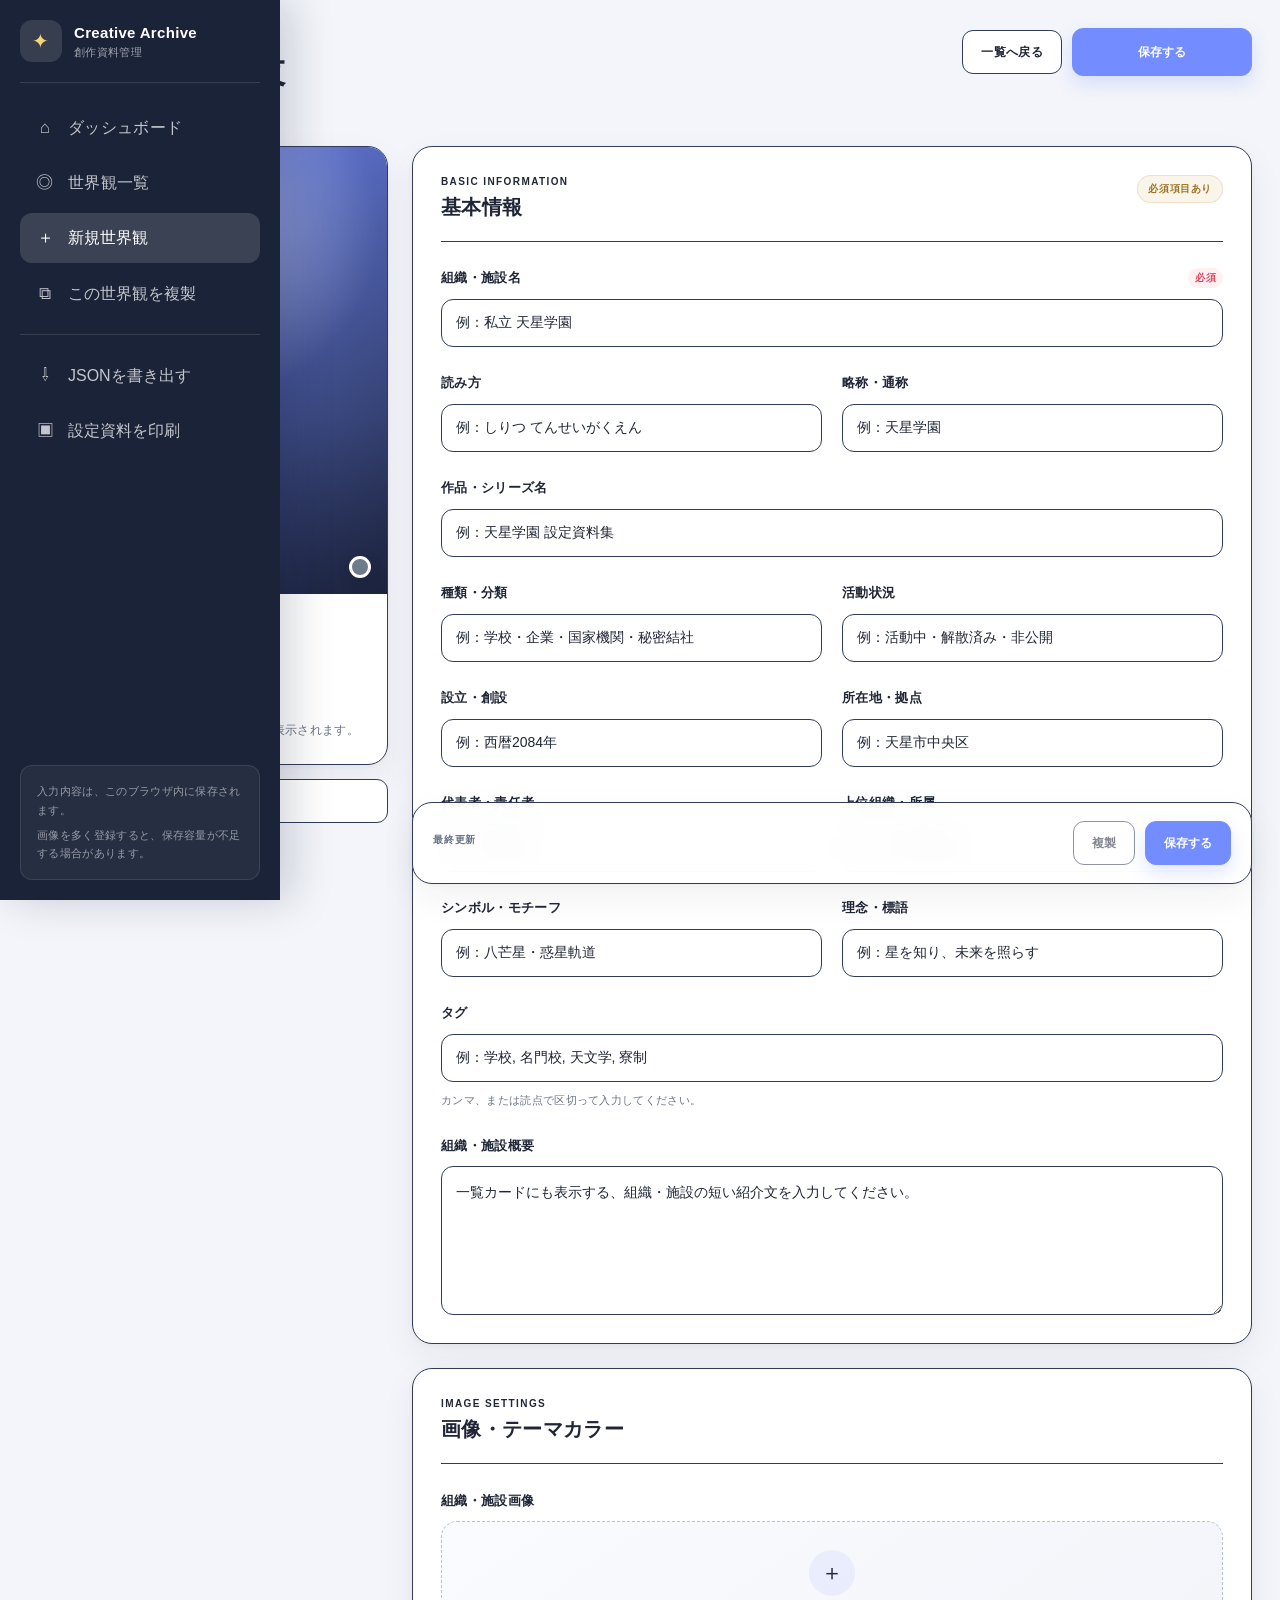
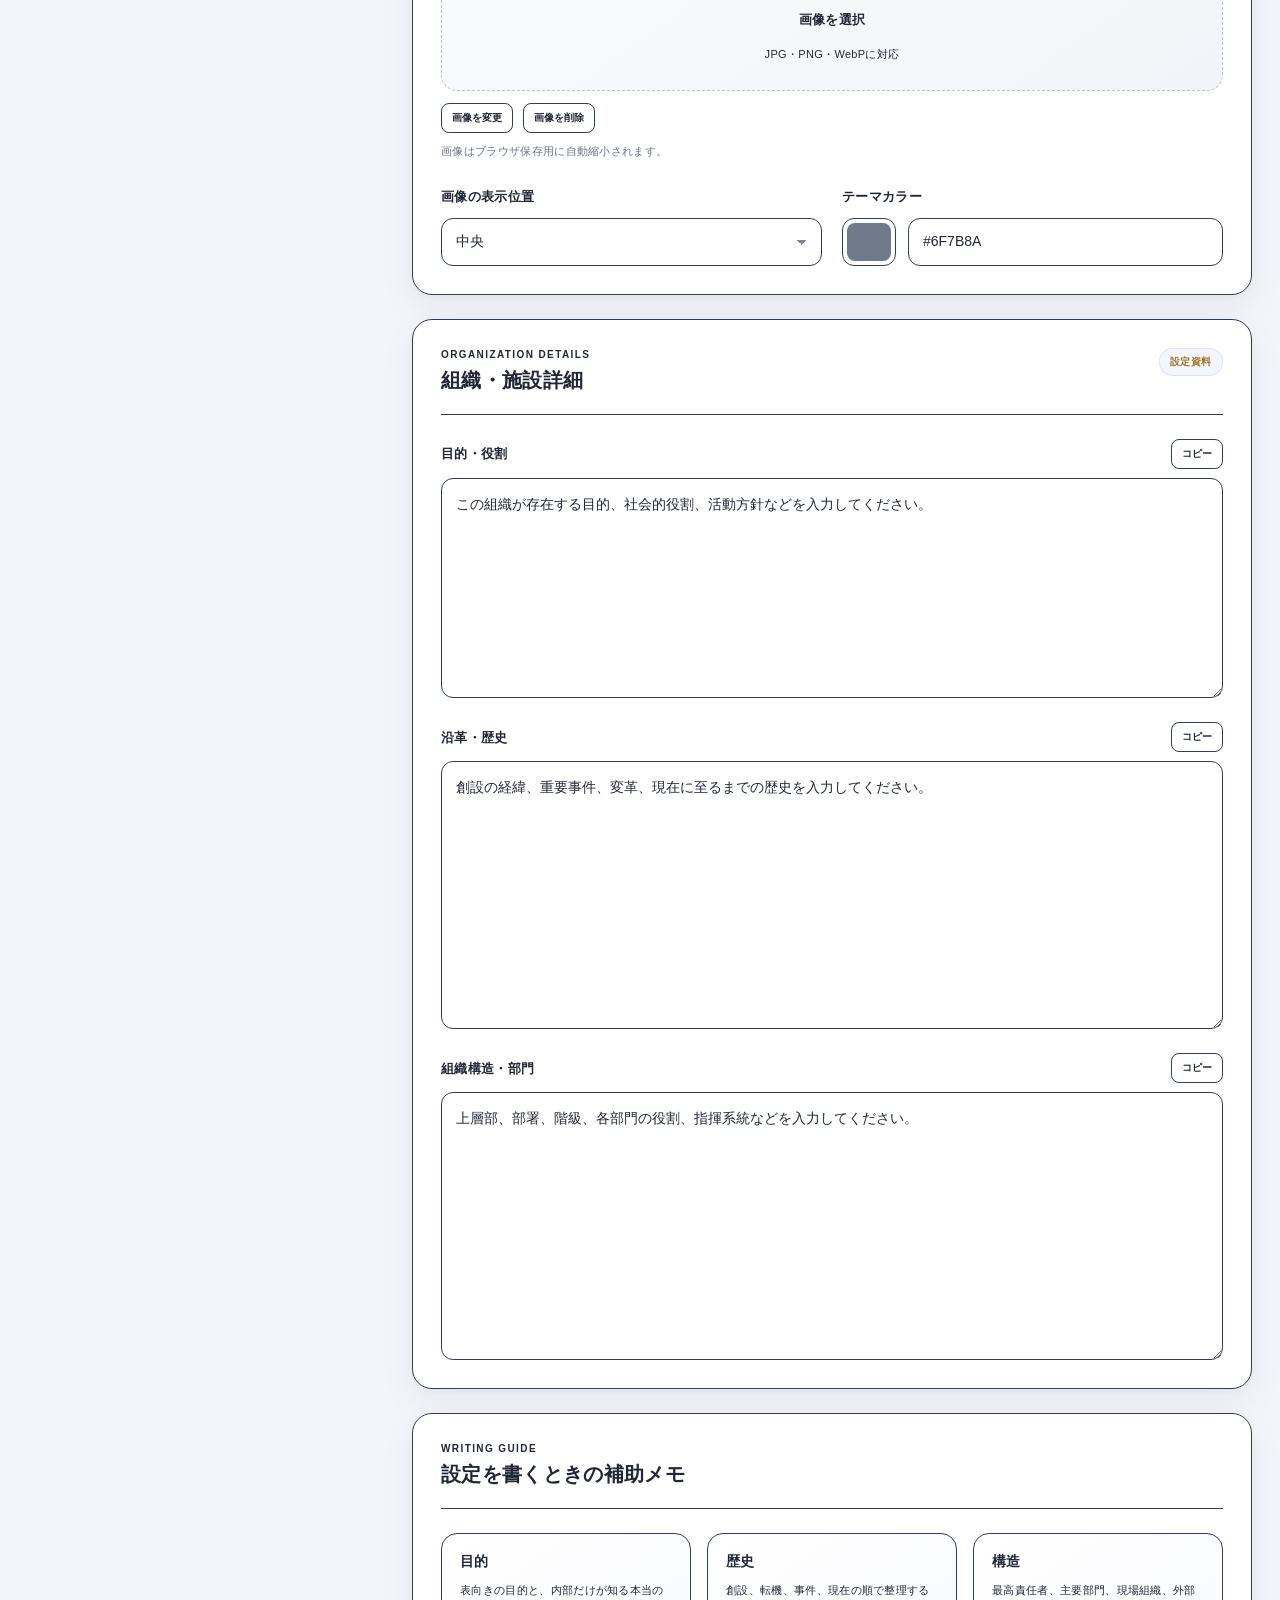
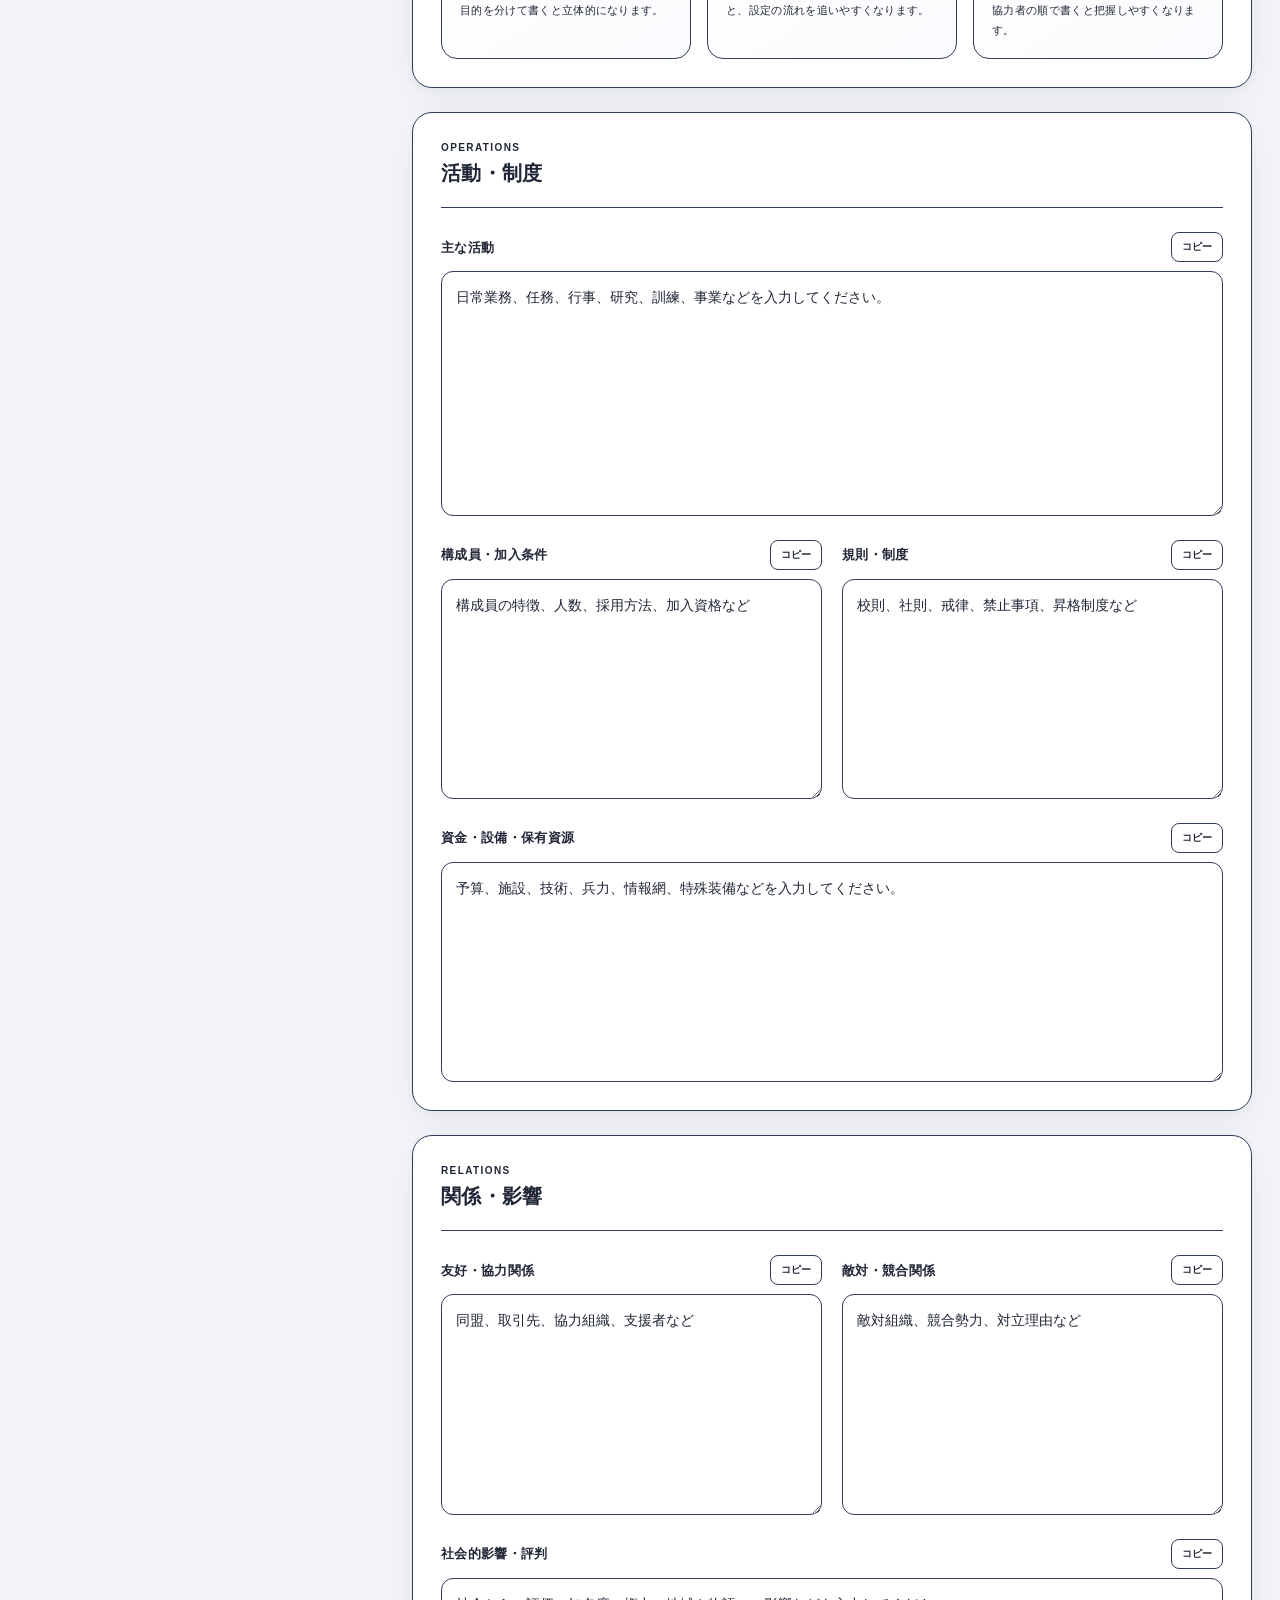
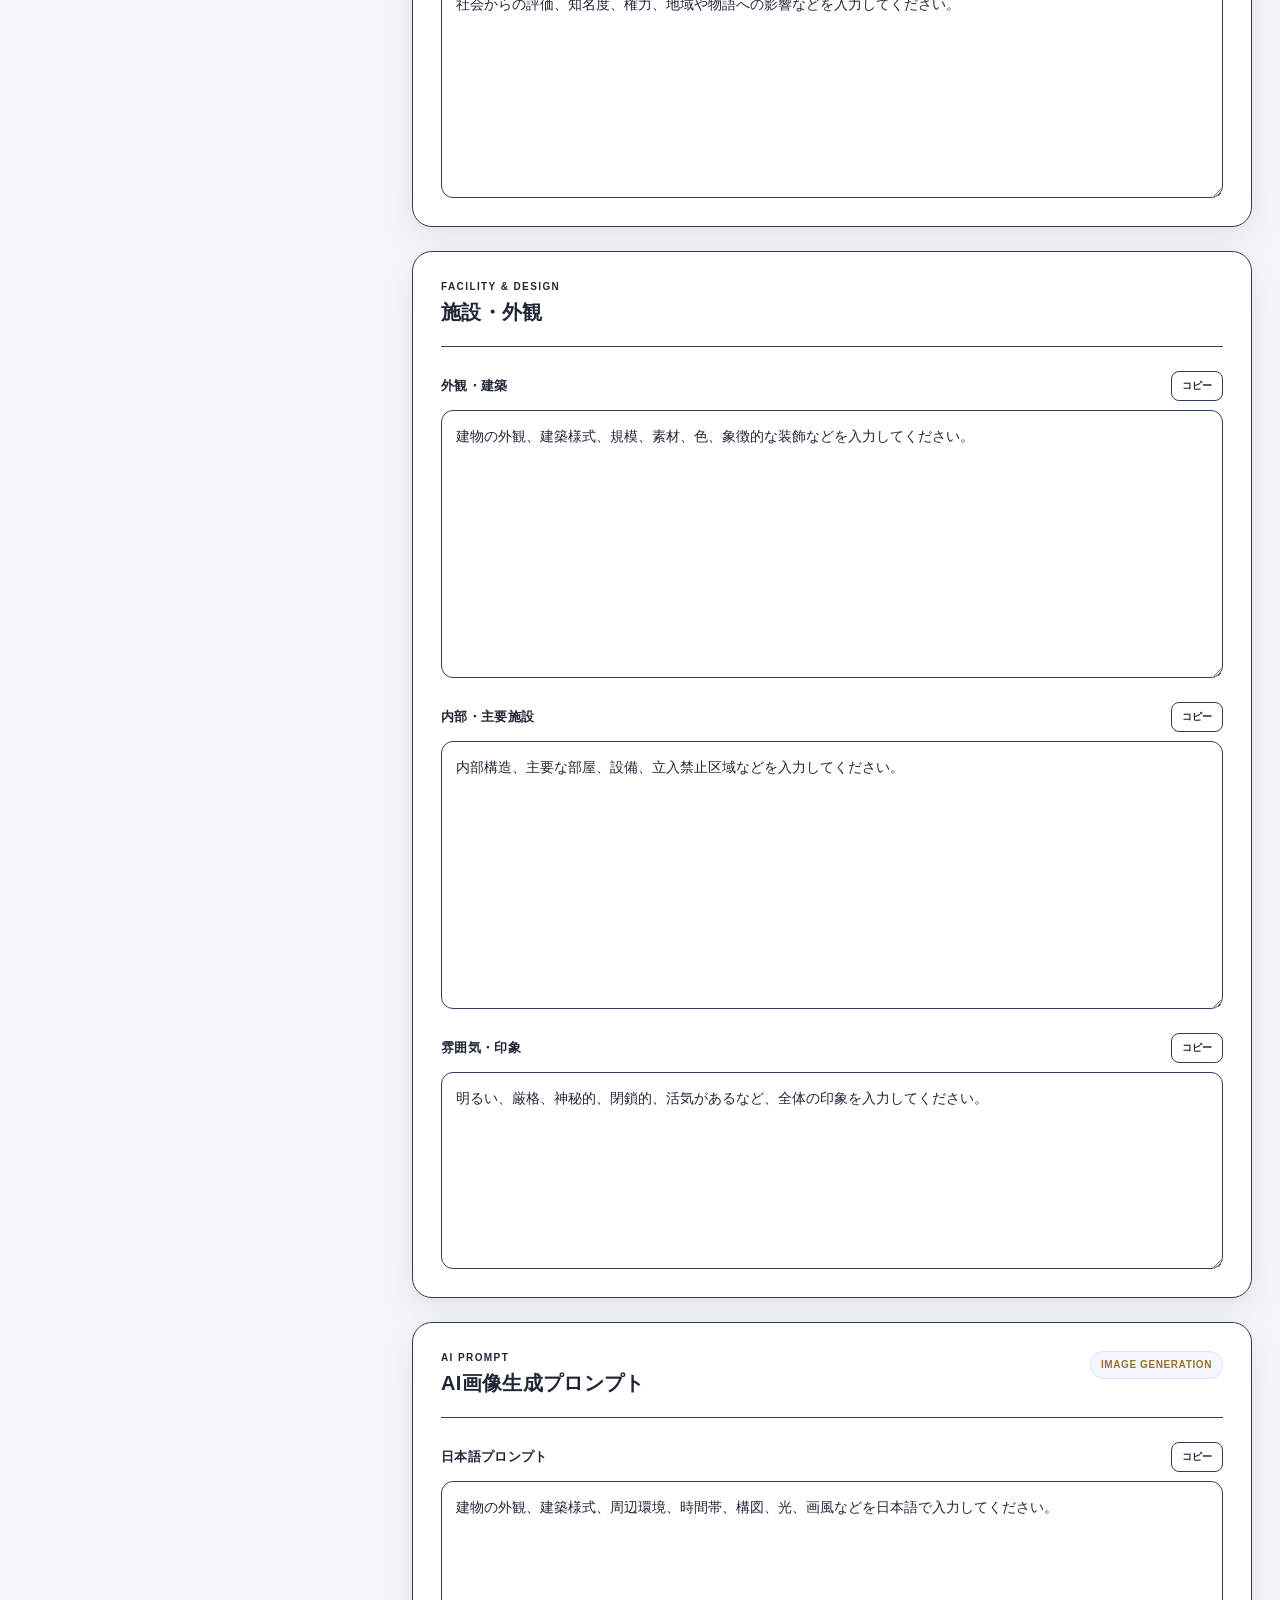
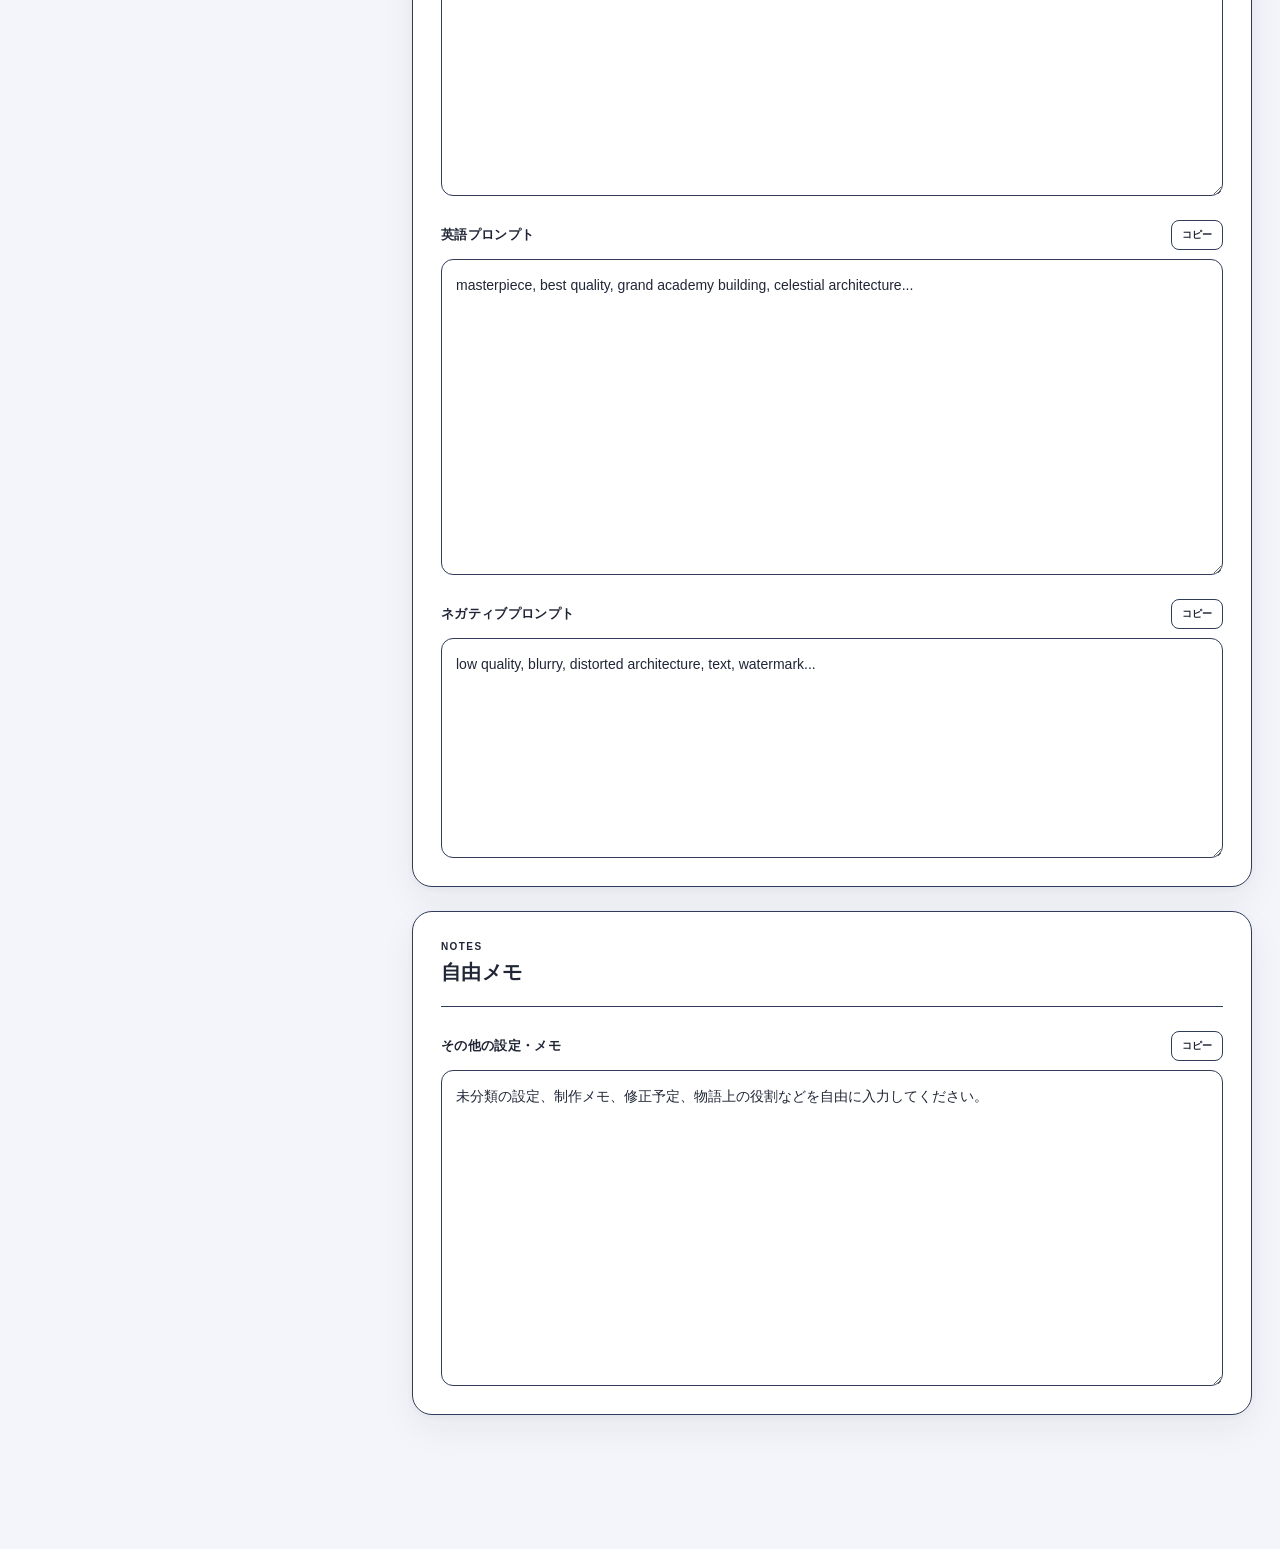
<file: organization.html>
<!DOCTYPE html>
<html lang="ja">
<head>
  <meta charset="UTF-8">
  <meta name="viewport" content="width=device-width, initial-scale=1.0">
  <meta name="description" content="組織・施設設定を登録・編集・管理するためのローカルWebアプリです。">
  <title>組織・施設編集 | Creative Archive</title>

  <link rel="stylesheet" href="css/reset.css">
  <link rel="stylesheet" href="css/common.css">
  <link rel="stylesheet" href="css/character.css">
</head>

<body>
  <div class="app">
<aside class="sidebar" id="sidebar" aria-label="メインメニュー">
  <div class="sidebar__header">
    <a
      class="brand"
      href="index.html"
      aria-label="ダッシュボードへ戻る"
    >
      <span class="brand__mark" aria-hidden="true">✦</span>

      <span class="brand__text">
        <strong>Creative Archive</strong>
        <small>創作資料管理</small>
      </span>
    </a>

    <button
      class="icon-button sidebar__close"
      id="sidebarClose"
      type="button"
      aria-label="メニューを閉じる"
    >
      ×
    </button>
  </div>

  <nav class="sidebar__nav">

    <a
      class="sidebar__link"
      href="index.html"
    >
      <span class="sidebar__icon" aria-hidden="true">⌂</span>
      <span>ダッシュボード</span>
    </a>

    <a
      class="sidebar__link"
      href="index.html?view=world"
    >
      <span class="sidebar__icon" aria-hidden="true">◎</span>
      <span>世界観一覧</span>
    </a>

    <button
      class="sidebar__link sidebar__button is-active"
      type="button"
      data-new-world
    >
      <span class="sidebar__icon" aria-hidden="true">＋</span>
      <span>新規世界観</span>
    </button>

    <button
      class="sidebar__link sidebar__button js-duplicate-world"
      type="button"
    >
      <span class="sidebar__icon" aria-hidden="true">⧉</span>
      <span>この世界観を複製</span>
    </button>

    <div class="sidebar__separator"></div>

    <button
      class="sidebar__link sidebar__button"
      id="exportWorldButton"
      type="button"
    >
      <span class="sidebar__icon" aria-hidden="true">⇩</span>
      <span>JSONを書き出す</span>
    </button>

    <button
      class="sidebar__link sidebar__button"
      id="printButton"
      type="button"
    >
      <span class="sidebar__icon" aria-hidden="true">▣</span>
      <span>設定資料を印刷</span>
    </button>
  </nav>

  <div class="sidebar__note">
    <p>入力内容は、このブラウザ内に保存されます。</p>
    <p>画像を多く登録すると、保存容量が不足する場合があります。</p>
  </div>
</aside>

    <div class="sidebar-overlay" id="sidebarOverlay" aria-hidden="true"></div>

    <main class="main character-main">
      <header class="editor-header">
        <div class="editor-header__left">
          <button class="icon-button topbar__menu" id="sidebarOpen" type="button" aria-label="メニューを開く">☰</button>

          <div>
            <p class="eyebrow">ORGANIZATION EDITOR</p>
            <h1 id="pageTitle">新規組織・施設</h1>
            <p class="editor-header__status" id="saveStatus" aria-live="polite">未保存</p>
          </div>
        </div>

        <div class="editor-header__actions">
          <a class="button button--secondary" href="index.html?type=organization">一覧へ戻る</a>
          <button class="button button--primary button--large js-save-organization" type="submit" form="organizationForm">保存する</button>
        </div>
      </header>

      <div class="editor-layout">
        <aside class="preview-panel">
          <div class="preview-card card">
            <div class="preview-card__image">
              <img id="imagePreview" src="" alt="" hidden>

              <div class="preview-card__placeholder" id="imagePlaceholder" aria-hidden="true">
                <span class="preview-card__placeholder-icon" id="previewInitial">⌂</span>
                <span>組織・施設画像</span>
              </div>

              <span class="preview-card__color" id="themeColorPreview" aria-hidden="true"></span>
            </div>

            <div class="preview-card__body">
              <p class="preview-card__work" id="workPreview">作品未設定</p>
              <h2 id="namePreview">組織名未設定</h2>
              <p class="preview-card__title" id="typePreview">種類・分類</p>
              <p class="preview-card__summary" id="summaryPreview">組織・施設の概要を入力すると、ここに表示されます。</p>
              <div class="preview-card__tags" id="tagPreview"></div>
            </div>
          </div>

          <div class="preview-actions">
            <button class="button button--secondary w-full" id="scrollToPromptButton" type="button">プロンプト欄へ移動</button>
          </div>
        </aside>

        <form class="character-form" id="organizationForm" novalidate>
          <input id="organizationId" name="id" type="hidden">

          <section class="form-section card" id="basicSection">
            <div class="form-section__header">
              <div>
                <p class="eyebrow">BASIC INFORMATION</p>
                <h2>基本情報</h2>
              </div>
              <span class="badge badge--gold">必須項目あり</span>
            </div>

            <div class="form-grid">
              <div class="field form-grid__wide">
                <label class="field__label" for="name">
                  <span>組織・施設名</span>
                  <em>必須</em>
                </label>
                <input id="name" name="name" type="text" maxlength="120" autocomplete="off" placeholder="例：私立 天星学園" required>
                <p class="field__error" id="nameError" hidden>組織・施設名を入力してください。</p>
              </div>

              <div class="field">
                <label class="field__label" for="reading">読み方</label>
                <input id="reading" name="reading" type="text" maxlength="120" autocomplete="off" placeholder="例：しりつ てんせいがくえん">
              </div>

              <div class="field">
                <label class="field__label" for="shortName">略称・通称</label>
                <input id="shortName" name="shortName" type="text" maxlength="120" autocomplete="off" placeholder="例：天星学園">
              </div>

              <div class="field form-grid__wide">
                <label class="field__label" for="work">作品・シリーズ名</label>
                <input id="work" name="work" type="text" maxlength="120" autocomplete="off" placeholder="例：天星学園 設定資料集">
              </div>

              <div class="field">
                <label class="field__label" for="type">種類・分類</label>
                <input id="type" name="type" type="text" maxlength="100" autocomplete="off" placeholder="例：学校・企業・国家機関・秘密結社">
              </div>

              <div class="field">
                <label class="field__label" for="status">活動状況</label>
                <input id="status" name="status" type="text" maxlength="100" autocomplete="off" placeholder="例：活動中・解散済み・非公開">
              </div>

              <div class="field">
                <label class="field__label" for="founded">設立・創設</label>
                <input id="founded" name="founded" type="text" maxlength="100" autocomplete="off" placeholder="例：西暦2084年">
              </div>

              <div class="field">
                <label class="field__label" for="location">所在地・拠点</label>
                <input id="location" name="location" type="text" maxlength="160" autocomplete="off" placeholder="例：天星市中央区">
              </div>

              <div class="field">
                <label class="field__label" for="leader">代表者・責任者</label>
                <input id="leader" name="leader" type="text" maxlength="120" autocomplete="off" placeholder="例：理事長 ○○">
              </div>

              <div class="field">
                <label class="field__label" for="parentOrganization">上位組織・所属</label>
                <input id="parentOrganization" name="parentOrganization" type="text" maxlength="160" autocomplete="off" placeholder="例：天星学園法人">
              </div>

              <div class="field">
                <label class="field__label" for="symbol">シンボル・モチーフ</label>
                <input id="symbol" name="symbol" type="text" maxlength="160" autocomplete="off" placeholder="例：八芒星・惑星軌道">
              </div>

              <div class="field">
                <label class="field__label" for="motto">理念・標語</label>
                <input id="motto" name="motto" type="text" maxlength="200" autocomplete="off" placeholder="例：星を知り、未来を照らす">
              </div>

              <div class="field form-grid__wide">
                <label class="field__label" for="tags">タグ</label>
                <input id="tags" name="tags" type="text" maxlength="300" autocomplete="off" placeholder="例：学校, 名門校, 天文学, 寮制">
                <p class="field__note">カンマ、または読点で区切って入力してください。</p>
              </div>

              <div class="field form-grid__wide">
                <label class="field__label" for="summary">組織・施設概要</label>
                <textarea id="summary" name="summary" rows="5" maxlength="1200" placeholder="一覧カードにも表示する、組織・施設の短い紹介文を入力してください。"></textarea>
              </div>
            </div>
          </section>

          <section class="form-section card" id="imageSection">
            <div class="form-section__header">
              <div>
                <p class="eyebrow">IMAGE SETTINGS</p>
                <h2>画像・テーマカラー</h2>
              </div>
            </div>

            <div class="form-grid">
              <div class="field form-grid__wide">
                <span class="field__label">組織・施設画像</span>

                <div class="image-uploader">
                  <label class="image-uploader__dropzone" id="imageDropzone" for="imageInput">
                    <span class="image-uploader__icon" aria-hidden="true">＋</span>
                    <strong>画像を選択</strong>
                    <span>JPG・PNG・WebPに対応</span>
                  </label>

                  <input id="imageInput" name="imageFile" type="file" accept="image/jpeg,image/png,image/webp" hidden>

                  <div class="image-uploader__actions">
                    <button class="mini-button" id="changeImageButton" type="button">画像を変更</button>
                    <button class="mini-button" id="removeImageButton" type="button">画像を削除</button>
                  </div>
                </div>

                <input id="image" name="image" type="hidden">
                <p class="field__note">画像はブラウザ保存用に自動縮小されます。</p>
              </div>

              <div class="field">
                <label class="field__label" for="imagePosition">画像の表示位置</label>
                <select id="imagePosition" name="imagePosition">
                  <option value="center">中央</option>
                  <option value="center top">上寄せ</option>
                  <option value="center bottom">下寄せ</option>
                  <option value="left center">左寄せ</option>
                  <option value="right center">右寄せ</option>
                </select>
              </div>

              <div class="field">
                <label class="field__label" for="themeColor">テーマカラー</label>
                <div class="color-field">
                  <input id="themeColorPicker" type="color" value="#8b6fc2" aria-label="テーマカラーを選択">
                  <input id="themeColor" name="themeColor" type="text" maxlength="7" value="#8B6FC2" pattern="^#[0-9A-Fa-f]{6}$" placeholder="#8B6FC2">
                </div>
                <p class="field__error" id="themeColorError" hidden>6桁のHEXカラーコードを入力してください。</p>
              </div>
            </div>
          </section>

          <section class="form-section card" id="detailsSection">
            <div class="form-section__header">
              <div>
                <p class="eyebrow">ORGANIZATION DETAILS</p>
                <h2>組織・施設詳細</h2>
              </div>
              <span class="badge">設定資料</span>
            </div>

            <div class="form-grid">
              <div class="field form-grid__wide">
                <div class="field__label field__label--action">
                  <label for="purpose">目的・役割</label>
                  <button class="mini-button" type="button" data-copy-target="purpose">コピー</button>
                </div>
                <textarea id="purpose" name="purpose" rows="8" maxlength="5000" placeholder="この組織が存在する目的、社会的役割、活動方針などを入力してください。"></textarea>
              </div>

              <div class="field form-grid__wide">
                <div class="field__label field__label--action">
                  <label for="history">沿革・歴史</label>
                  <button class="mini-button" type="button" data-copy-target="history">コピー</button>
                </div>
                <textarea id="history" name="history" rows="10" maxlength="8000" placeholder="創設の経緯、重要事件、変革、現在に至るまでの歴史を入力してください。"></textarea>
              </div>

              <div class="field form-grid__wide">
                <div class="field__label field__label--action">
                  <label for="structure">組織構造・部門</label>
                  <button class="mini-button" type="button" data-copy-target="structure">コピー</button>
                </div>
                <textarea id="structure" name="structure" rows="10" maxlength="8000" placeholder="上層部、部署、階級、各部門の役割、指揮系統などを入力してください。"></textarea>
              </div>
            </div>
          </section>

          <section class="form-section card">
            <div class="form-section__header">
              <div>
                <p class="eyebrow">WRITING GUIDE</p>
                <h2>設定を書くときの補助メモ</h2>
              </div>
            </div>

            <div class="guide-grid">
              <article class="guide-card">
                <h3>目的</h3>
                <p>表向きの目的と、内部だけが知る本当の目的を分けて書くと立体的になります。</p>
              </article>

              <article class="guide-card">
                <h3>歴史</h3>
                <p>創設、転機、事件、現在の順で整理すると、設定の流れを追いやすくなります。</p>
              </article>

              <article class="guide-card">
                <h3>構造</h3>
                <p>最高責任者、主要部門、現場組織、外部協力者の順で書くと把握しやすくなります。</p>
              </article>
            </div>
          </section>

          <section class="form-section card" id="operationsSection">
            <div class="form-section__header">
              <div>
                <p class="eyebrow">OPERATIONS</p>
                <h2>活動・制度</h2>
              </div>
            </div>

            <div class="form-grid">
              <div class="field form-grid__wide">
                <div class="field__label field__label--action">
                  <label for="activities">主な活動</label>
                  <button class="mini-button" type="button" data-copy-target="activities">コピー</button>
                </div>
                <textarea id="activities" name="activities" rows="9" maxlength="6000" placeholder="日常業務、任務、行事、研究、訓練、事業などを入力してください。"></textarea>
              </div>

              <div class="field">
                <div class="field__label field__label--action">
                  <label for="membership">構成員・加入条件</label>
                  <button class="mini-button" type="button" data-copy-target="membership">コピー</button>
                </div>
                <textarea id="membership" name="membership" rows="8" maxlength="4000" placeholder="構成員の特徴、人数、採用方法、加入資格など"></textarea>
              </div>

              <div class="field">
                <div class="field__label field__label--action">
                  <label for="rules">規則・制度</label>
                  <button class="mini-button" type="button" data-copy-target="rules">コピー</button>
                </div>
                <textarea id="rules" name="rules" rows="8" maxlength="4000" placeholder="校則、社則、戒律、禁止事項、昇格制度など"></textarea>
              </div>

              <div class="field form-grid__wide">
                <div class="field__label field__label--action">
                  <label for="resources">資金・設備・保有資源</label>
                  <button class="mini-button" type="button" data-copy-target="resources">コピー</button>
                </div>
                <textarea id="resources" name="resources" rows="8" maxlength="5000" placeholder="予算、施設、技術、兵力、情報網、特殊装備などを入力してください。"></textarea>
              </div>
            </div>
          </section>

          <section class="form-section card" id="relationsSection">
            <div class="form-section__header">
              <div>
                <p class="eyebrow">RELATIONS</p>
                <h2>関係・影響</h2>
              </div>
            </div>

            <div class="form-grid">
              <div class="field">
                <div class="field__label field__label--action">
                  <label for="allies">友好・協力関係</label>
                  <button class="mini-button" type="button" data-copy-target="allies">コピー</button>
                </div>
                <textarea id="allies" name="allies" rows="8" maxlength="5000" placeholder="同盟、取引先、協力組織、支援者など"></textarea>
              </div>

              <div class="field">
                <div class="field__label field__label--action">
                  <label for="enemies">敵対・競合関係</label>
                  <button class="mini-button" type="button" data-copy-target="enemies">コピー</button>
                </div>
                <textarea id="enemies" name="enemies" rows="8" maxlength="5000" placeholder="敵対組織、競合勢力、対立理由など"></textarea>
              </div>

              <div class="field form-grid__wide">
                <div class="field__label field__label--action">
                  <label for="influence">社会的影響・評判</label>
                  <button class="mini-button" type="button" data-copy-target="influence">コピー</button>
                </div>
                <textarea id="influence" name="influence" rows="8" maxlength="5000" placeholder="社会からの評価、知名度、権力、地域や物語への影響などを入力してください。"></textarea>
              </div>
            </div>
          </section>

          <section class="form-section card" id="facilitySection">
            <div class="form-section__header">
              <div>
                <p class="eyebrow">FACILITY & DESIGN</p>
                <h2>施設・外観</h2>
              </div>
            </div>

            <div class="form-grid">
              <div class="field form-grid__wide">
                <div class="field__label field__label--action">
                  <label for="appearance">外観・建築</label>
                  <button class="mini-button" type="button" data-copy-target="appearance">コピー</button>
                </div>
                <textarea id="appearance" name="appearance" rows="10" maxlength="7000" placeholder="建物の外観、建築様式、規模、素材、色、象徴的な装飾などを入力してください。"></textarea>
              </div>

              <div class="field form-grid__wide">
                <div class="field__label field__label--action">
                  <label for="interior">内部・主要施設</label>
                  <button class="mini-button" type="button" data-copy-target="interior">コピー</button>
                </div>
                <textarea id="interior" name="interior" rows="10" maxlength="7000" placeholder="内部構造、主要な部屋、設備、立入禁止区域などを入力してください。"></textarea>
              </div>

              <div class="field form-grid__wide">
                <div class="field__label field__label--action">
                  <label for="atmosphere">雰囲気・印象</label>
                  <button class="mini-button" type="button" data-copy-target="atmosphere">コピー</button>
                </div>
                <textarea id="atmosphere" name="atmosphere" rows="7" maxlength="4000" placeholder="明るい、厳格、神秘的、閉鎖的、活気があるなど、全体の印象を入力してください。"></textarea>
              </div>
            </div>
          </section>

          <section class="form-section card" id="promptSection">
            <div class="form-section__header">
              <div>
                <p class="eyebrow">AI PROMPT</p>
                <h2>AI画像生成プロンプト</h2>
              </div>
              <span class="badge">IMAGE GENERATION</span>
            </div>

            <div class="form-grid">
              <div class="field form-grid__wide">
                <div class="field__label field__label--action">
                  <label for="promptJa">日本語プロンプト</label>
                  <button class="mini-button" type="button" data-copy-target="promptJa">コピー</button>
                </div>
                <textarea id="promptJa" name="promptJa" rows="12" maxlength="12000" placeholder="建物の外観、建築様式、周辺環境、時間帯、構図、光、画風などを日本語で入力してください。"></textarea>
              </div>

              <div class="field form-grid__wide">
                <div class="field__label field__label--action">
                  <label for="promptEn">英語プロンプト</label>
                  <button class="mini-button" type="button" data-copy-target="promptEn">コピー</button>
                </div>
                <textarea id="promptEn" name="promptEn" rows="12" maxlength="12000" placeholder="masterpiece, best quality, grand academy building, celestial architecture..."></textarea>
              </div>

              <div class="field form-grid__wide">
                <div class="field__label field__label--action">
                  <label for="negativePrompt">ネガティブプロンプト</label>
                  <button class="mini-button" type="button" data-copy-target="negativePrompt">コピー</button>
                </div>
                <textarea id="negativePrompt" name="negativePrompt" rows="8" maxlength="8000" placeholder="low quality, blurry, distorted architecture, text, watermark..."></textarea>
              </div>
            </div>
          </section>

          <section class="form-section card" id="notesSection">
            <div class="form-section__header">
              <div>
                <p class="eyebrow">NOTES</p>
                <h2>自由メモ</h2>
              </div>
            </div>

            <div class="form-grid">
              <div class="field form-grid__wide">
                <div class="field__label field__label--action">
                  <label for="notes">その他の設定・メモ</label>
                  <button class="mini-button" type="button" data-copy-target="notes">コピー</button>
                </div>
                <textarea id="notes" name="notes" rows="12" maxlength="12000" placeholder="未分類の設定、制作メモ、修正予定、物語上の役割などを自由に入力してください。"></textarea>
              </div>
            </div>
          </section>

          <section class="form-actions card">
            <div class="form-actions__status">
              <p class="form-actions__label">最終更新</p>
              <p class="form-actions__date" id="updatedAt">未保存</p>
            </div>

            <div class="form-actions__buttons">
              <button class="button button--sub js-duplicate-organization" type="button">複製</button>
              <button class="button button--danger" id="deleteButton" type="button" hidden>削除</button>
              <button class="button button--primary js-save-organization" type="submit">保存する</button>
            </div>
          </section>
        </form>
      </div>
    </main>
  </div>

  <div class="toast" id="toast" role="status" aria-live="polite" hidden>
    <p id="toastMessage">保存しました。</p>
  </div>

  <dialog class="dialog" id="deleteDialog">
    <div class="dialog__inner">
      <div class="dialog__header">
        <div>
          <p class="eyebrow">DELETE ORGANIZATION</p>
          <h2>組織・施設を削除しますか？</h2>
        </div>
        <button class="dialog__close" id="deleteDialogClose" type="button" aria-label="閉じる">×</button>
      </div>

      <p class="dialog__text">
        「<strong id="deleteTargetName">この組織・施設</strong>」を削除します。削除したデータは元に戻せません。
      </p>

      <div class="dialog__actions">
        <button class="button button--secondary" id="deleteCancelButton" type="button">キャンセル</button>
        <button class="button button--danger" id="deleteConfirmButton" type="button">削除する</button>
      </div>
    </div>
  </dialog>

  <dialog class="dialog" id="unsavedDialog">
    <div class="dialog__inner">
      <div class="dialog__header">
        <div>
          <p class="eyebrow">UNSAVED CHANGES</p>
          <h2>変更内容が保存されていません</h2>
        </div>
        <button class="dialog__close" id="unsavedDialogClose" type="button" aria-label="閉じる">×</button>
      </div>

      <p class="dialog__text">このまま移動すると、保存していない変更内容が失われます。</p>

      <div class="dialog__actions">
        <button class="button button--secondary" id="unsavedStayButton" type="button">編集を続ける</button>
        <button class="button button--danger" id="unsavedLeaveButton" type="button">保存せず移動</button>
      </div>
    </div>
  </dialog>

  <script src="js/storage.js"></script>
  <script src="js/common.js"></script>
  <script src="js/organization.js"></script>
</body>
</html>
</file>
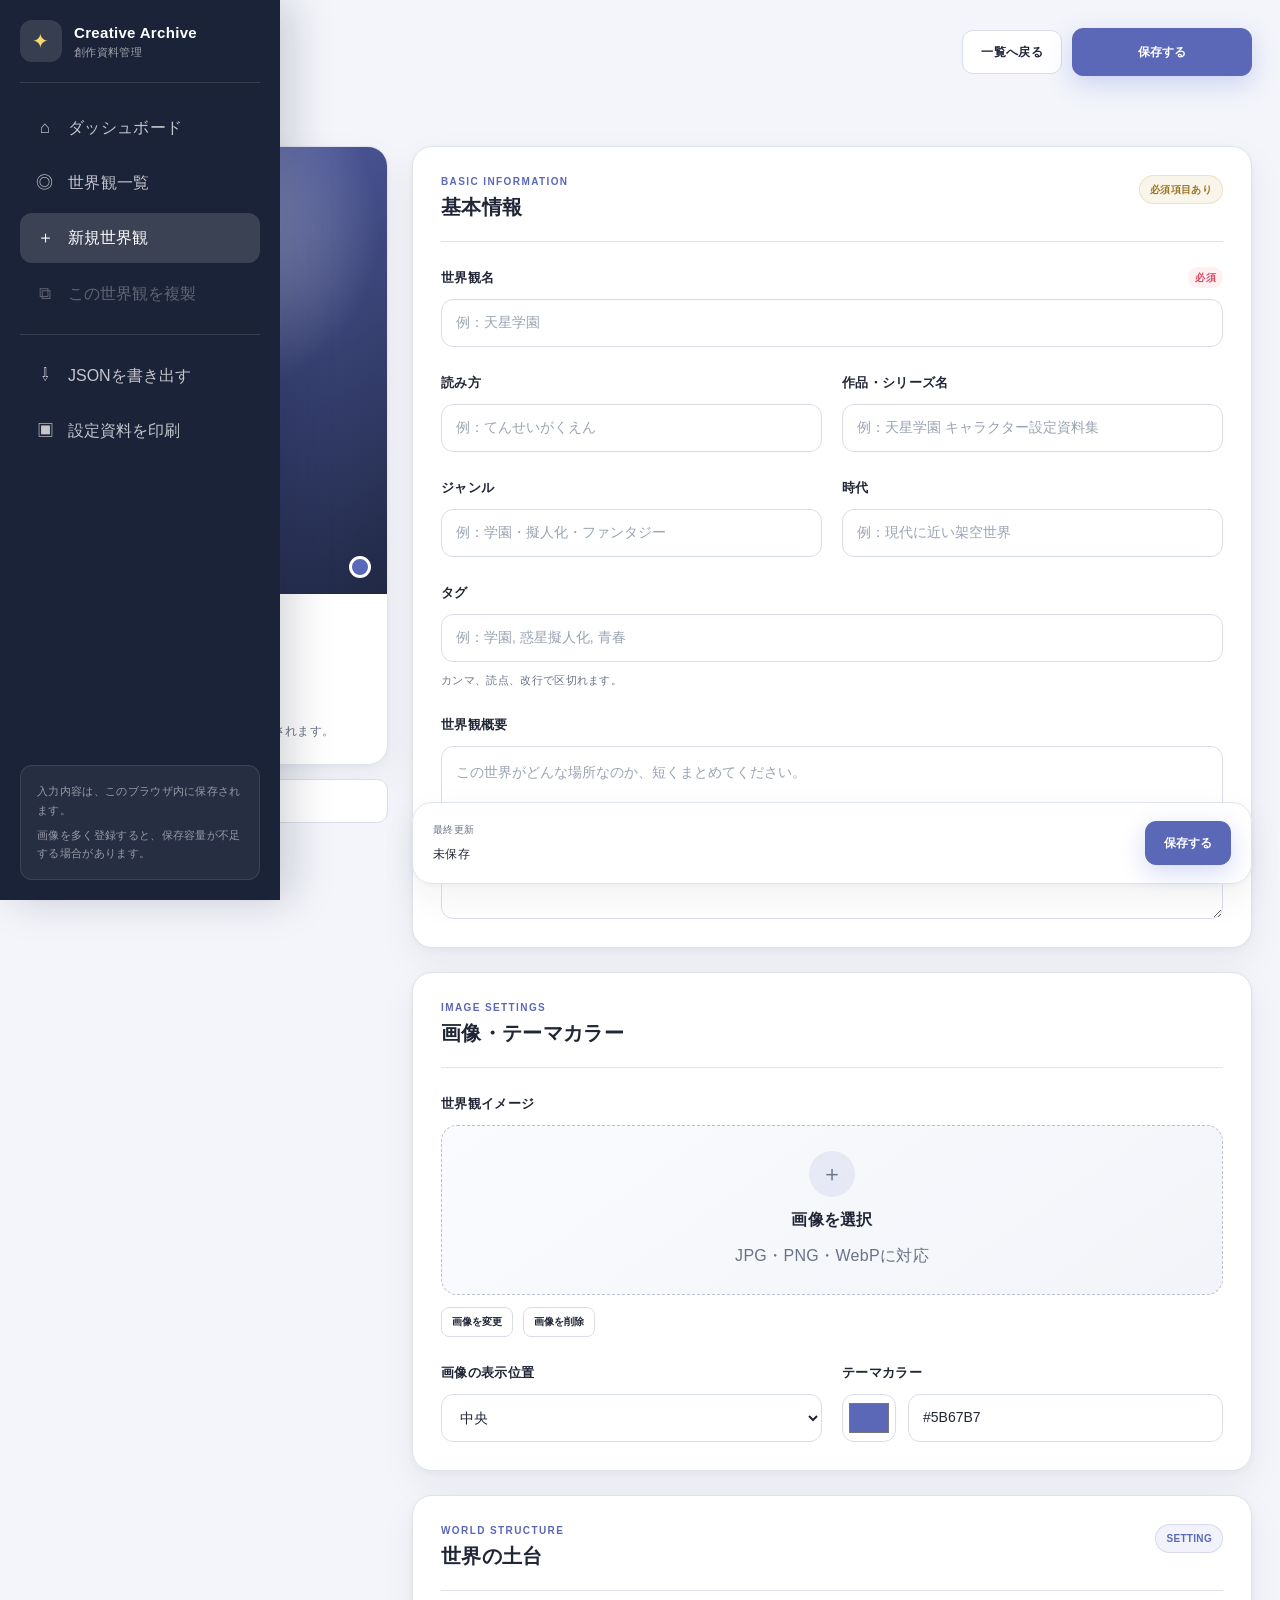
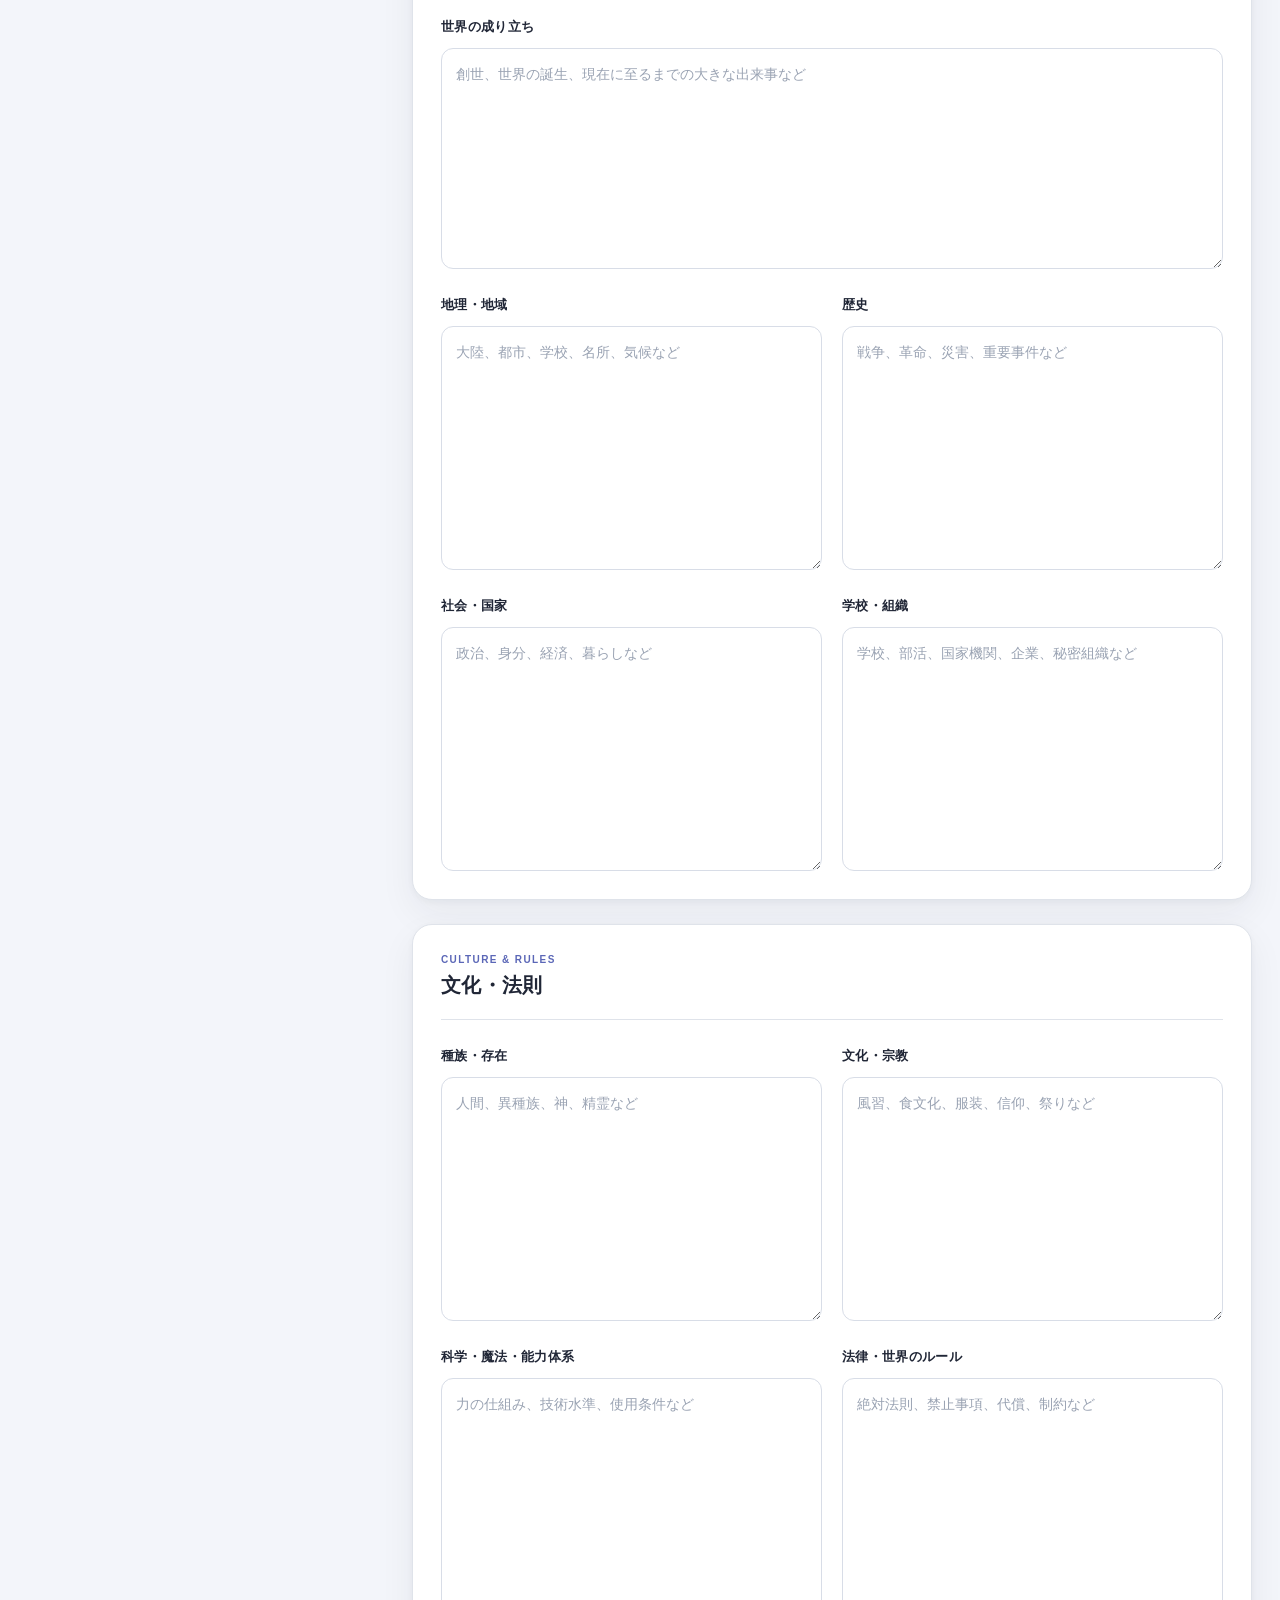
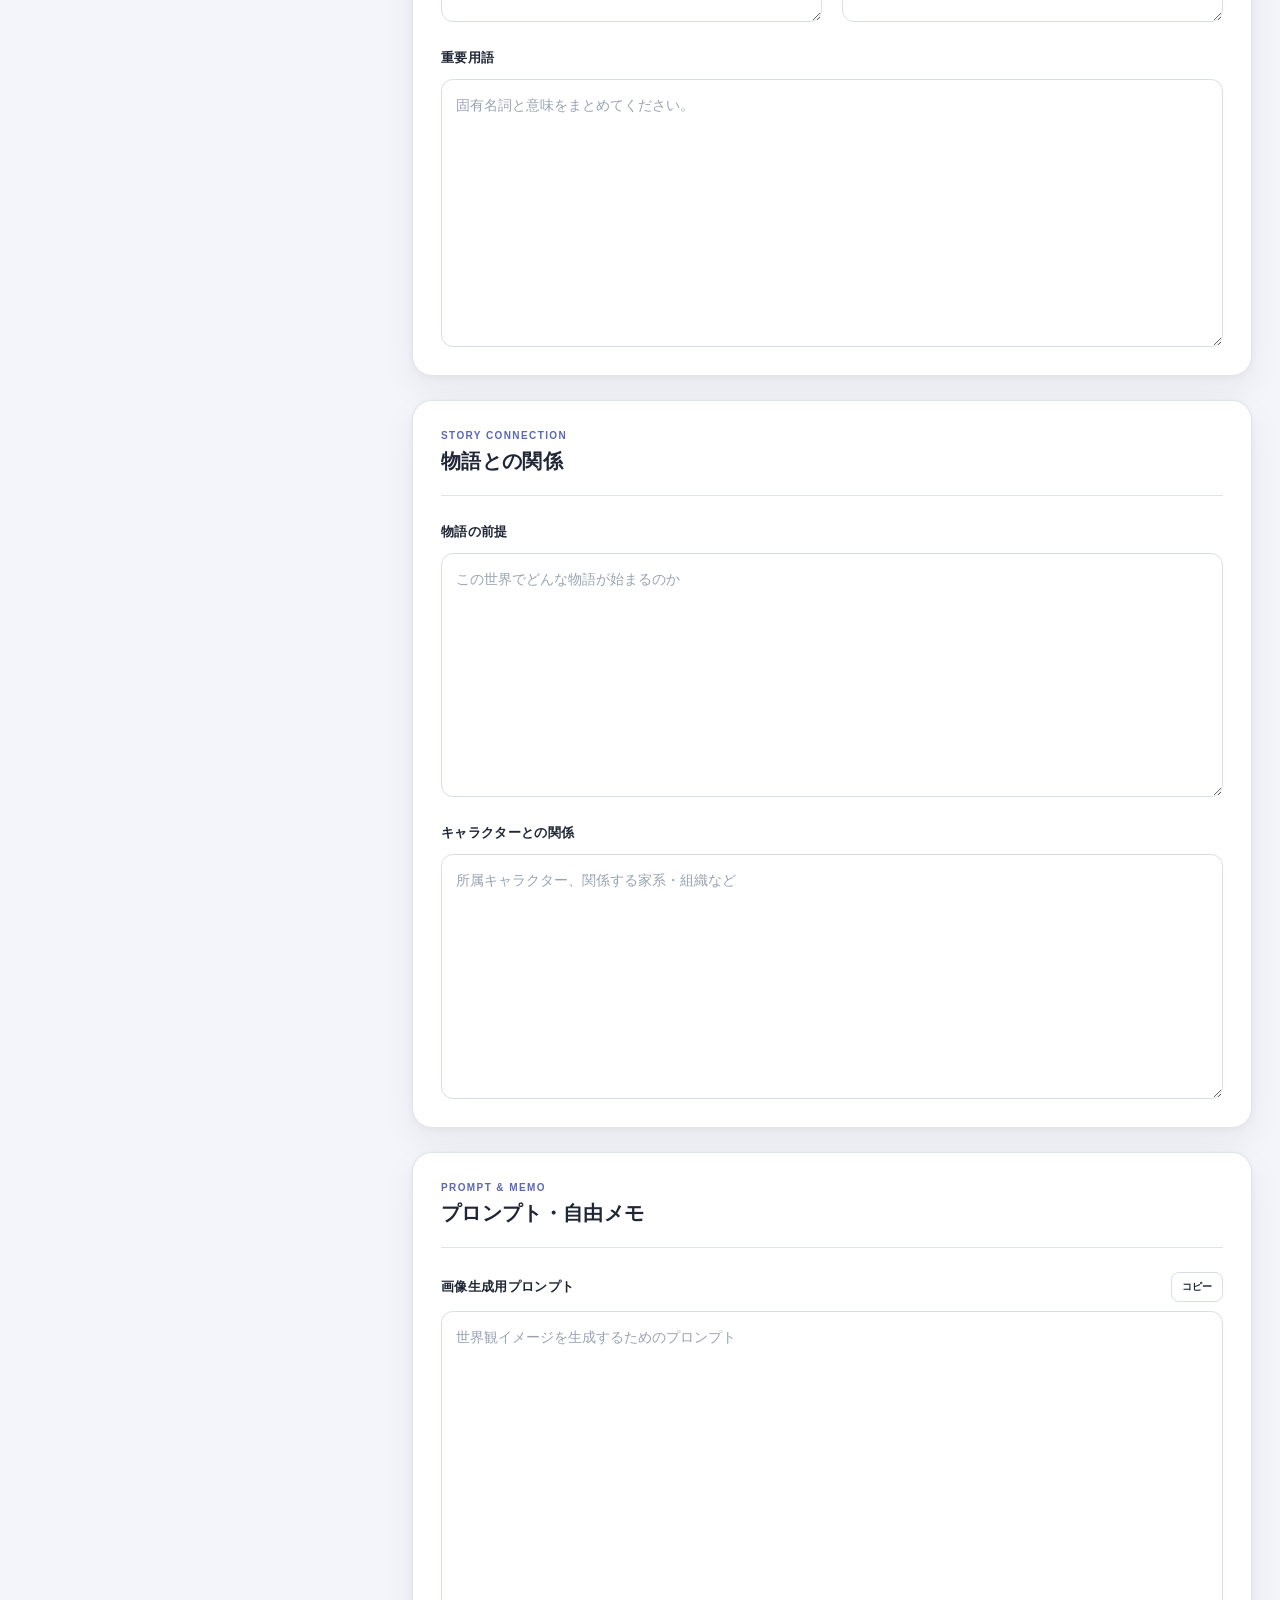
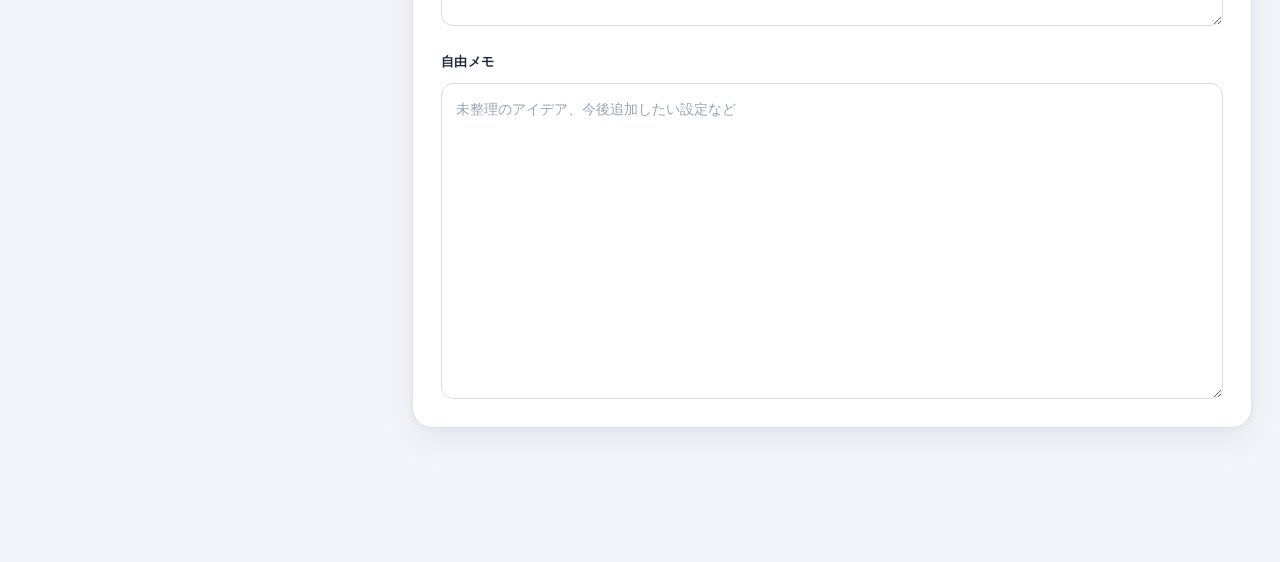
<file: world.html>
<!DOCTYPE html>
<html lang="ja">
<head>
  <meta charset="UTF-8">
  <meta name="viewport" content="width=device-width, initial-scale=1.0">
  <meta name="description" content="創作世界の設定を登録・編集・管理するローカルWebアプリです。">
  <title>世界観編集 | Character Archive</title>
  <link rel="stylesheet" href="css/reset.css">
  <link rel="stylesheet" href="css/common.css">
  <link rel="stylesheet" href="css/world.css">
</head>
<body>
  <div class="app">
<aside class="sidebar" id="sidebar" aria-label="メインメニュー">
  <div class="sidebar__header">
    <a
      class="brand"
      href="index.html"
      aria-label="ダッシュボードへ戻る"
    >
      <span class="brand__mark" aria-hidden="true">✦</span>

      <span class="brand__text">
        <strong>Creative Archive</strong>
        <small>創作資料管理</small>
      </span>
    </a>

    <button
      class="icon-button sidebar__close"
      id="sidebarClose"
      type="button"
      aria-label="メニューを閉じる"
    >
      ×
    </button>
  </div>

  <nav class="sidebar__nav">

    <a
      class="sidebar__link"
      href="index.html"
    >
      <span class="sidebar__icon" aria-hidden="true">⌂</span>
      <span>ダッシュボード</span>
    </a>

    <a
      class="sidebar__link"
      href="index.html?view=world"
    >
      <span class="sidebar__icon" aria-hidden="true">◎</span>
      <span>世界観一覧</span>
    </a>

    <button
      class="sidebar__link sidebar__button is-active"
      type="button"
      data-new-world
    >
      <span class="sidebar__icon" aria-hidden="true">＋</span>
      <span>新規世界観</span>
    </button>

    <button
      class="sidebar__link sidebar__button js-duplicate-world"
      type="button"
    >
      <span class="sidebar__icon" aria-hidden="true">⧉</span>
      <span>この世界観を複製</span>
    </button>

    <div class="sidebar__separator"></div>

    <button
      class="sidebar__link sidebar__button"
      id="exportWorldButton"
      type="button"
    >
      <span class="sidebar__icon" aria-hidden="true">⇩</span>
      <span>JSONを書き出す</span>
    </button>

    <button
      class="sidebar__link sidebar__button"
      id="printButton"
      type="button"
    >
      <span class="sidebar__icon" aria-hidden="true">▣</span>
      <span>設定資料を印刷</span>
    </button>
  </nav>

  <div class="sidebar__note">
    <p>入力内容は、このブラウザ内に保存されます。</p>
    <p>画像を多く登録すると、保存容量が不足する場合があります。</p>
  </div>
</aside>
<div class="sidebar-overlay" id="sidebarOverlay" aria-hidden="true"></div>


    <main class="main world-main">
      <header class="editor-header">
        <div class="editor-header__left">
          <button class="icon-button topbar__menu" id="sidebarOpen" type="button" aria-label="メニューを開く">☰</button>
          <div><p class="eyebrow">WORLD EDITOR</p><h1 id="pageTitle">新規世界観</h1><p class="editor-header__status" id="saveStatus" aria-live="polite">未保存</p></div>
        </div>
        <div class="editor-header__actions">
          <a class="button button--secondary" href="index.html">一覧へ戻る</a>
          <button class="button button--primary button--large js-save-world" type="submit" form="worldForm">保存する</button>
        </div>
      </header>

      <div class="editor-layout">
        <aside class="preview-panel">
          <div class="preview-card card">
            <div class="preview-card__image">
              <img id="imagePreview" src="" alt="" hidden>
              <div class="preview-card__placeholder" id="imagePlaceholder" aria-hidden="true"><span class="preview-card__placeholder-icon" id="previewInitial">✦</span><span>世界観イメージ</span></div>
              <span class="preview-card__color" id="themeColorPreview" aria-hidden="true"></span>
            </div>
            <div class="preview-card__body">
              <p class="preview-card__series" id="seriesPreview">作品未設定</p>
              <h2 id="namePreview">世界観名未設定</h2>
              <p class="preview-card__genre" id="genrePreview">ジャンル未設定</p>
              <p class="preview-card__summary" id="summaryPreview">世界観の概要を入力すると、ここに表示されます。</p>
              <div class="preview-card__tags" id="tagPreview"></div>
            </div>
          </div>
          <button class="button button--secondary w-full" id="scrollToPromptButton" type="button">プロンプト欄へ移動</button>
        </aside>

        <form class="world-form" id="worldForm" novalidate>
          <input id="worldId" name="id" type="hidden">

          <section class="form-section card">
            <div class="form-section__header"><div><p class="eyebrow">BASIC INFORMATION</p><h2>基本情報</h2></div><span class="badge badge--gold">必須項目あり</span></div>
            <div class="form-grid">
              <div class="field form-grid__wide"><label class="field__label" for="name"><span>世界観名</span><em>必須</em></label><input id="name" name="name" type="text" maxlength="120" placeholder="例：天星学園" required><p class="field__error" id="nameError" hidden>世界観名を入力してください。</p></div>
              <div class="field"><label class="field__label" for="reading">読み方</label><input id="reading" name="reading" type="text" maxlength="120" placeholder="例：てんせいがくえん"></div>
              <div class="field"><label class="field__label" for="series">作品・シリーズ名</label><input id="series" name="series" type="text" maxlength="150" placeholder="例：天星学園 キャラクター設定資料集"></div>
              <div class="field"><label class="field__label" for="genre">ジャンル</label><input id="genre" name="genre" type="text" maxlength="120" placeholder="例：学園・擬人化・ファンタジー"></div>
              <div class="field"><label class="field__label" for="era">時代</label><input id="era" name="era" type="text" maxlength="120" placeholder="例：現代に近い架空世界"></div>
              <div class="field form-grid__wide"><label class="field__label" for="tags">タグ</label><input id="tags" name="tags" type="text" maxlength="300" placeholder="例：学園, 惑星擬人化, 青春"><p class="field__note">カンマ、読点、改行で区切れます。</p></div>
              <div class="field form-grid__wide"><label class="field__label" for="summary">世界観概要</label><textarea id="summary" name="summary" rows="6" maxlength="2000" placeholder="この世界がどんな場所なのか、短くまとめてください。"></textarea></div>
            </div>
          </section>

          <section class="form-section card">
            <div class="form-section__header"><div><p class="eyebrow">IMAGE SETTINGS</p><h2>画像・テーマカラー</h2></div></div>
            <div class="form-grid">
              <div class="field form-grid__wide"><span class="field__label">世界観イメージ</span><div class="image-uploader"><label class="image-uploader__dropzone" id="imageDropzone" for="imageInput"><span class="image-uploader__icon">＋</span><strong>画像を選択</strong><span>JPG・PNG・WebPに対応</span></label><input id="imageInput" name="imageFile" type="file" accept="image/jpeg,image/png,image/webp" hidden><div class="image-uploader__actions"><button class="mini-button" id="changeImageButton" type="button">画像を変更</button><button class="mini-button" id="removeImageButton" type="button">画像を削除</button></div></div><input id="image" name="image" type="hidden"></div>
              <div class="field"><label class="field__label" for="imagePosition">画像の表示位置</label><select id="imagePosition" name="imagePosition"><option value="center">中央</option><option value="center top">上寄せ</option><option value="center bottom">下寄せ</option><option value="left center">左寄せ</option><option value="right center">右寄せ</option></select></div>
              <div class="field"><label class="field__label" for="themeColor">テーマカラー</label><div class="color-field"><input id="themeColorPicker" type="color" value="#5B67B7" aria-label="テーマカラーを選択"><input id="themeColor" name="themeColor" type="text" maxlength="7" value="#5B67B7" placeholder="#5B67B7"></div><p class="field__error" id="themeColorError" hidden>6桁のHEXカラーコードを入力してください。</p></div>
            </div>
          </section>

          <section class="form-section card">
            <div class="form-section__header"><div><p class="eyebrow">WORLD STRUCTURE</p><h2>世界の土台</h2></div><span class="badge">SETTING</span></div>
            <div class="form-grid">
              <div class="field form-grid__wide"><label class="field__label" for="origin">世界の成り立ち</label><textarea id="origin" name="origin" rows="8" maxlength="5000" placeholder="創世、世界の誕生、現在に至るまでの大きな出来事など"></textarea></div>
              <div class="field"><label class="field__label" for="geography">地理・地域</label><textarea id="geography" name="geography" rows="9" maxlength="5000" placeholder="大陸、都市、学校、名所、気候など"></textarea></div>
              <div class="field"><label class="field__label" for="history">歴史</label><textarea id="history" name="history" rows="9" maxlength="5000" placeholder="戦争、革命、災害、重要事件など"></textarea></div>
              <div class="field"><label class="field__label" for="society">社会・国家</label><textarea id="society" name="society" rows="9" maxlength="5000" placeholder="政治、身分、経済、暮らしなど"></textarea></div>
              <div class="field"><label class="field__label" for="organizations">学校・組織</label><textarea id="organizations" name="organizations" rows="9" maxlength="5000" placeholder="学校、部活、国家機関、企業、秘密組織など"></textarea></div>
            </div>
          </section>

          <section class="form-section card">
            <div class="form-section__header"><div><p class="eyebrow">CULTURE & RULES</p><h2>文化・法則</h2></div></div>
            <div class="form-grid">
              <div class="field"><label class="field__label" for="species">種族・存在</label><textarea id="species" name="species" rows="9" maxlength="5000" placeholder="人間、異種族、神、精霊など"></textarea></div>
              <div class="field"><label class="field__label" for="culture">文化・宗教</label><textarea id="culture" name="culture" rows="9" maxlength="5000" placeholder="風習、食文化、服装、信仰、祭りなど"></textarea></div>
              <div class="field"><label class="field__label" for="powerSystem">科学・魔法・能力体系</label><textarea id="powerSystem" name="powerSystem" rows="9" maxlength="5000" placeholder="力の仕組み、技術水準、使用条件など"></textarea></div>
              <div class="field"><label class="field__label" for="rules">法律・世界のルール</label><textarea id="rules" name="rules" rows="9" maxlength="5000" placeholder="絶対法則、禁止事項、代償、制約など"></textarea></div>
              <div class="field form-grid__wide"><label class="field__label" for="terminology">重要用語</label><textarea id="terminology" name="terminology" rows="10" maxlength="7000" placeholder="固有名詞と意味をまとめてください。"></textarea></div>
            </div>
          </section>

          <section class="form-section card">
            <div class="form-section__header"><div><p class="eyebrow">STORY CONNECTION</p><h2>物語との関係</h2></div></div>
            <div class="form-grid">
              <div class="field form-grid__wide"><label class="field__label" for="storyPremise">物語の前提</label><textarea id="storyPremise" name="storyPremise" rows="9" maxlength="6000" placeholder="この世界でどんな物語が始まるのか"></textarea></div>
              <div class="field form-grid__wide"><label class="field__label" for="characterRelations">キャラクターとの関係</label><textarea id="characterRelations" name="characterRelations" rows="9" maxlength="6000" placeholder="所属キャラクター、関係する家系・組織など"></textarea></div>
            </div>
          </section>

          <section class="form-section card" id="promptSection">
            <div class="form-section__header"><div><p class="eyebrow">PROMPT & MEMO</p><h2>プロンプト・自由メモ</h2></div></div>
            <div class="form-grid">
              <div class="field form-grid__wide"><div class="field__label field__label--action"><label for="prompt">画像生成用プロンプト</label><button class="mini-button" type="button" data-copy-target="prompt">コピー</button></div><textarea id="prompt" name="prompt" rows="12" maxlength="10000" placeholder="世界観イメージを生成するためのプロンプト"></textarea></div>
              <div class="field form-grid__wide"><label class="field__label" for="notes">自由メモ</label><textarea id="notes" name="notes" rows="12" maxlength="10000" placeholder="未整理のアイデア、今後追加したい設定など"></textarea></div>
            </div>
          </section>

          <div class="form-actions card">
            <div class="form-actions__status"><p class="form-actions__label">最終更新</p><p class="form-actions__date" id="updatedAt">未保存</p></div>
            <div class="form-actions__buttons"><button class="button button--danger" id="deleteButton" type="button" hidden>削除</button><button class="button button--primary js-save-world" type="submit">保存する</button></div>
          </div>
        </form>
      </div>
    </main>
  </div>

  <div class="toast" id="toast" hidden><span id="toastMessage"></span></div>
  <dialog class="dialog" id="deleteDialog"><div class="dialog__inner"><div class="dialog__header"><div><p class="eyebrow">DELETE WORLD</p><h2>世界観を削除しますか？</h2></div><button class="dialog__close" id="deleteDialogClose" type="button">×</button></div><div class="dialog__body"><p><strong id="deleteTargetName">この世界観</strong>を削除します。この操作は取り消せません。</p></div><div class="dialog__actions"><button class="button button--sub" id="deleteCancelButton" type="button">キャンセル</button><button class="button button--danger" id="deleteConfirmButton" type="button">削除する</button></div></div></dialog>
  <dialog class="dialog" id="unsavedDialog"><div class="dialog__inner"><div class="dialog__header"><div><p class="eyebrow">UNSAVED CHANGES</p><h2>保存されていない変更があります</h2></div><button class="dialog__close" id="unsavedDialogClose" type="button">×</button></div><div class="dialog__body"><p>このページを離れると、入力中の変更が失われる可能性があります。</p></div><div class="dialog__actions"><button class="button button--sub" id="unsavedStayButton" type="button">編集を続ける</button><button class="button button--danger" id="unsavedLeaveButton" type="button">保存せず移動</button></div></div></dialog>

  <script src="js/storage.js"></script>
  <script src="js/common.js"></script>
  <script src="js/world.js"></script>
</body>
</html>
</file>
<file: css/common.css>
/* ==========================================
   Common
========================================== */

:root {
  /* Base Colors */
  --color-bg: #0b1020;
  --color-bg-soft: #10172a;

  --color-surface: #171f34;
  --color-surface-light: #202a43;
  --color-surface-hover: #293550;

  --color-border: #303c59;
  --color-border-light: #3d4968;

  --color-text: #f8f6ef;
  --color-text-sub: #aab4ca;
  --color-text-muted: #6f7a91;

  --color-gold: #cdaa5d;
  --color-gold-light: #e3c879;

  --color-accent: #7a8fff;
  --color-accent-hover: #92a2ff;
  --color-accent-dark: #6176e8;

  --color-danger: #ee7882;
  --color-success: #65d6a6;

  /* Shadow */
  --shadow-sm: 0 8px 20px rgba(0, 0, 0, 0.16);
  --shadow-md: 0 16px 36px rgba(0, 0, 0, 0.22);
  --shadow-lg: 0 24px 60px rgba(0, 0, 0, 0.28);

  /* Radius */
  --radius-sm: 10px;
  --radius-md: 16px;
  --radius-lg: 24px;
  --radius-round: 999px;

  /* Layout */
  --sidebar-width: 260px;
  --content-max-width: 1500px;

  /* Transition */
  --transition-fast: 0.2s ease;
  --transition-normal: 0.3s ease;
}

/* ==========================================
   Base
========================================== */

html {
  min-height: 100%;
  background-color: var(--color-bg);
}

body {
  min-height: 100vh;

  color: var(--color-text);

  background:
    radial-gradient(
      circle at 85% -10%,
      rgba(122, 143, 255, 0.17),
      transparent 32rem
    ),
    radial-gradient(
      circle at -10% 90%,
      rgba(205, 170, 93, 0.1),
      transparent 30rem
    ),
    var(--color-bg);

  font-family:
    -apple-system,
    BlinkMacSystemFont,
    "Segoe UI",
    "Hiragino Kaku Gothic ProN",
    "Yu Gothic",
    "YuGothic",
    Meiryo,
    sans-serif;

  line-height: 1.7;
  letter-spacing: 0.02em;
}

body.is-menu-open {
  overflow: hidden;
}

button,
a,
input,
textarea,
select {
  -webkit-tap-highlight-color: transparent;
}

button,
a {
  transition:
    opacity var(--transition-fast),
    color var(--transition-fast),
    background-color var(--transition-fast),
    border-color var(--transition-fast),
    box-shadow var(--transition-fast),
    transform var(--transition-fast);
}

/* ==========================================
   Typography
========================================== */

h1,
h2,
h3,
h4 {
  line-height: 1.4;
}

p {
  line-height: 1.8;
}

.eyebrow {
  color: var(--color-gold);

  font-size: 11px;
  font-weight: 800;

  line-height: 1.4;
  letter-spacing: 0.18em;
}

.text-muted {
  color: var(--color-text-sub);
}

.text-danger {
  color: var(--color-danger);
}

.text-success {
  color: var(--color-success);
}

/* ==========================================
   Form Base
========================================== */

input,
textarea,
select {
  width: 100%;

  color: var(--color-text);

  background-color: rgba(8, 13, 26, 0.68);

  border: 1px solid var(--color-border);
  border-radius: var(--radius-sm);

  transition:
    border-color var(--transition-fast),
    box-shadow var(--transition-fast),
    background-color var(--transition-fast);
}

input,
select {
  min-height: 48px;
  padding: 0 14px;
}

textarea {
  min-height: 120px;
  padding: 13px 14px;

  line-height: 1.8;
}

input:hover,
textarea:hover,
select:hover {
  border-color: var(--color-border-light);
}

input:focus,
textarea:focus,
select:focus {
  background-color: rgba(10, 16, 32, 0.94);

  border-color: var(--color-accent);

  box-shadow:
    0 0 0 3px rgba(122, 143, 255, 0.13);
}

input::placeholder,
textarea::placeholder {
  color: var(--color-text-muted);
}

select {
  cursor: pointer;
}

select option {
  color: var(--color-text);
  background-color: var(--color-surface);
}

/* Chrome・Safariの自動入力対策 */
input:-webkit-autofill,
input:-webkit-autofill:hover,
input:-webkit-autofill:focus {
  -webkit-text-fill-color: var(--color-text);
  -webkit-box-shadow:
    0 0 0 1000px rgba(8, 13, 26, 1) inset;

  transition:
    background-color 9999s ease-out;
}

/* ==========================================
   Button
========================================== */

.button {
  display: inline-flex;

  min-height: 44px;

  align-items: center;
  justify-content: center;

  gap: 8px;

  padding: 10px 17px;

  border: 1px solid transparent;
  border-radius: 12px;

  font-size: 14px;
  font-weight: 700;

  line-height: 1.2;

  white-space: nowrap;

  cursor: pointer;
}

.button:hover {
  transform: translateY(-1px);
}

.button:active {
  transform: translateY(0);
}

.button--primary {
  color: #ffffff;

  background:
    linear-gradient(
      135deg,
      var(--color-accent),
      var(--color-accent-dark)
    );

  box-shadow:
    0 8px 24px rgba(87, 107, 222, 0.25);
}

.button--primary:hover {
  background:
    linear-gradient(
      135deg,
      var(--color-accent-hover),
      #7185f2
    );

  box-shadow:
    0 10px 28px rgba(87, 107, 222, 0.34);
}

.button--secondary {
  color: var(--color-text);

  background-color: var(--color-surface-light);

  border-color: var(--color-border);
}

.button--secondary:hover {
  background-color: var(--color-surface-hover);

  border-color: var(--color-border-light);
}

.button--danger {
  color: var(--color-danger);

  border-color: rgba(238, 120, 130, 0.5);
}

.button--danger:hover {
  color: #ffffff;

  background-color: rgba(238, 120, 130, 0.16);

  border-color: var(--color-danger);
}

.button--ghost {
  background-color: transparent;
}

.button--large {
  min-width: 180px;
  min-height: 50px;

  padding-right: 24px;
  padding-left: 24px;

  font-size: 15px;
}

/* ==========================================
   Icon Button
========================================== */

.icon-button {
  display: inline-grid;

  width: 44px;
  height: 44px;

  flex: 0 0 auto;

  place-items: center;

  color: var(--color-text);

  background-color: transparent;

  border: 1px solid var(--color-border);
  border-radius: 12px;

  font-size: 20px;
  line-height: 1;

  cursor: pointer;
}

.icon-button:hover {
  background-color: var(--color-surface-light);

  border-color: var(--color-border-light);
}

/* ==========================================
   Field
========================================== */

.field{
  display:flex;
  flex-direction:column;
  gap:8px;
}

.field__label{
  display:flex;
  align-items:center;
  justify-content:space-between;

  gap:12px;

  font-size:14px;
  font-weight:700;

  color:var(--color-text);
}

.field__label em{
  padding:2px 8px;

  color:#ffffff;

  background:var(--color-danger);

  border-radius:999px;

  font-size:10px;
  font-style:normal;
  font-weight:700;
}

.field__label--action{
  align-items:center;
}

.field__note{
  color:var(--color-text-sub);

  font-size:12px;
  line-height:1.6;
}

/* ==========================================
   Mini Button
========================================== */

.mini-button{

  display:inline-flex;

  align-items:center;
  justify-content:center;

  min-height:30px;

  padding:0 12px;

  color:var(--color-text);

  background:var(--color-surface);

  border:1px solid var(--color-border);

  border-radius:8px;

  font-size:12px;
  font-weight:700;
}

.mini-button:hover{

  background:var(--color-surface-hover);

  border-color:var(--color-accent);

}

/* ==========================================
   Text Button
========================================== */

.text-button{

  color:var(--color-accent);

  font-size:13px;
  font-weight:700;
}

.text-button:hover{

  color:var(--color-accent-hover);

}

/* ==========================================
   Card
========================================== */

.card{

  background:rgba(23,31,52,.9);

  border:1px solid var(--color-border);

  border-radius:var(--radius-md);

  box-shadow:var(--shadow-sm);

}

.card--padding{

  padding:24px;

}

/* ==========================================
   Badge
========================================== */

.badge{

  display:inline-flex;

  align-items:center;
  justify-content:center;

  min-height:24px;

  padding:0 10px;

  color:var(--color-text);

  background:rgba(122,143,255,.12);

  border:1px solid rgba(122,143,255,.35);

  border-radius:999px;

  font-size:11px;
  font-weight:700;
}

.badge--gold{

  color:var(--color-gold);

  background:rgba(205,170,93,.10);

  border-color:rgba(205,170,93,.35);

}

/* ==========================================
   Toast
========================================== */

.toast{

  position:fixed;

  right:24px;
  bottom:24px;

  z-index:9999;

  display:flex;
  align-items:center;

  max-width:380px;

  padding:14px 18px;

  color:#07120e;

  background:var(--color-success);

  border-radius:14px;

  box-shadow:var(--shadow-lg);

  font-size:14px;
  font-weight:700;

  opacity:0;

  pointer-events:none;

  transform:translateY(15px);

  transition:
    opacity .25s ease,
    transform .25s ease;

}

.toast.is-visible{

  opacity:1;

  transform:translateY(0);

}

.toast.is-error{

  color:#ffffff;

  background:var(--color-danger);

}

/* ==========================================
   Scrollbar
========================================== */

::-webkit-scrollbar{

  width:10px;
  height:10px;

}

::-webkit-scrollbar-track{

  background:#111827;

}

::-webkit-scrollbar-thumb{

  background:#404c69;

  border-radius:999px;

}

::-webkit-scrollbar-thumb:hover{

  background:#586581;

}

/* Firefox */

*{

  scrollbar-width:thin;

  scrollbar-color:#404c69 #111827;

}

/* ==========================================
   Utility
========================================== */

.hidden{
  display:none !important;
}

.flex{
  display:flex;
}

.grid{
  display:grid;
}

.center{

  display:flex;

  align-items:center;
  justify-content:center;

}

.w-full{
  width:100%;
}

.mt-8{
  margin-top:8px;
}

.mt-16{
  margin-top:16px;
}

.mt-24{
  margin-top:24px;
}

.mb-8{
  margin-bottom:8px;
}

.mb-16{
  margin-bottom:16px;
}

.mb-24{
  margin-bottom:24px;
}

.text-center{
  text-align:center;
}

.text-right{
  text-align:right;
}

/* ==========================================
   Common Animation
========================================== */

@keyframes fade-in {
  from {
    opacity: 0;
  }

  to {
    opacity: 1;
  }
}

@keyframes fade-up {
  from {
    opacity: 0;
    transform: translateY(12px);
  }

  to {
    opacity: 1;
    transform: translateY(0);
  }
}

@keyframes spin {
  to {
    transform: rotate(360deg);
  }
}

.fade-in {
  animation: fade-in 0.35s ease both;
}

.fade-up {
  animation: fade-up 0.4s ease both;
}

/* ==========================================
   Loading
========================================== */

.loading {
  position: relative;

  display: grid;

  min-height: 180px;

  place-items: center;
}

.loading::before {
  width: 36px;
  height: 36px;

  border: 3px solid var(--color-border);
  border-top-color: var(--color-accent);
  border-radius: 50%;

  content: "";

  animation: spin 0.8s linear infinite;
}

.loading-text {
  color: var(--color-text-sub);

  font-size: 13px;

  text-align: center;
}

/* ==========================================
   Empty State
========================================== */

.empty-state {
  max-width: 620px;

  margin: 70px auto 0;
  padding: 54px 28px;

  background:
    linear-gradient(
      180deg,
      rgba(27, 36, 59, 0.9),
      rgba(18, 25, 43, 0.95)
    );

  border: 1px solid var(--color-border);
  border-radius: var(--radius-lg);

  box-shadow: var(--shadow-md);

  text-align: center;
}

.empty-state[hidden] {
  display: none;
}

.empty-state__icon {
  display: grid;

  width: 70px;
  height: 70px;

  margin: 0 auto 20px;

  place-items: center;

  color: var(--color-gold);

  background-color: rgba(205, 170, 93, 0.1);

  border: 1px solid rgba(205, 170, 93, 0.38);
  border-radius: 50%;

  font-size: 30px;
}

.empty-state h2 {
  font-size: 21px;
}

.empty-state p {
  margin-top: 8px;

  color: var(--color-text-sub);

  font-size: 13px;
}

.empty-state .button {
  margin-top: 24px;
}

/* ==========================================
   Accessibility
========================================== */

.sr-only {
  position: absolute;

  width: 1px;
  height: 1px;

  overflow: hidden;

  padding: 0;
  margin: -1px;

  clip: rect(0, 0, 0, 0);

  white-space: nowrap;

  border: 0;
}

[hidden] {
  display: none !important;
}

button:disabled,
input:disabled,
textarea:disabled,
select:disabled {
  cursor: not-allowed;

  opacity: 0.55;
}

/* ==========================================
   Tablet
========================================== */

@media screen and (max-width: 1024px) {
  :root {
    --sidebar-width: 230px;
  }

  .button--large {
    min-width: 150px;
  }
}

/* ==========================================
   Smartphone
========================================== */

@media screen and (max-width: 767px) {
  body {
    font-size: 14px;
  }

  .eyebrow {
    font-size: 10px;
  }

  input,
  select {
    min-height: 46px;
  }

  textarea {
    min-height: 110px;
  }

  .button {
    min-height: 46px;

    padding-right: 15px;
    padding-left: 15px;
  }

  .button--large {
    width: 100%;
    min-width: 0;
  }

  .toast {
    right: 16px;
    bottom: 16px;
    left: 16px;

    max-width: none;
  }

  .empty-state {
    margin-top: 42px;
    padding: 42px 20px;
  }

  .empty-state__icon {
    width: 62px;
    height: 62px;

    font-size: 26px;
  }

  .empty-state h2 {
    font-size: 18px;
  }
}

/* ==========================================
   Small Smartphone
========================================== */

@media screen and (max-width: 420px) {
  .button {
    font-size: 13px;
  }

  .icon-button {
    width: 42px;
    height: 42px;
  }

  .field__label {
    font-size: 13px;
  }

  .empty-state {
    padding-right: 16px;
    padding-left: 16px;
  }
}

/* ==========================================
   Reduced Motion
========================================== */

@media (prefers-reduced-motion: reduce) {
  html {
    scroll-behavior: auto;
  }

  *,
  *::before,
  *::after {
    scroll-behavior: auto !important;

    animation-duration: 0.01ms !important;
    animation-iteration-count: 1 !important;

    transition-duration: 0.01ms !important;
  }
}

/* =========================================================
   Sidebar
========================================================= */

.sidebar {
  position: fixed;
  top: 0;
  left: 0;
  z-index: 1000;
  display: flex;
  flex-direction: column;
  width: 280px;
  height: 100dvh;
  padding: 20px;
  background: #1b2338;
  color: #fff;
  box-shadow: 12px 0 40px rgb(15 23 42 / 18%);
}

.sidebar__header {
  display: flex;
  align-items: center;
  justify-content: space-between;
  gap: 16px;
  padding-bottom: 20px;
  border-bottom: 1px solid rgb(255 255 255 / 12%);
}

.brand {
  display: flex;
  align-items: center;
  gap: 12px;
  min-width: 0;
  color: inherit;
  text-decoration: none;
}

.brand__mark {
  display: grid;
  flex-shrink: 0;
  place-items: center;
  width: 42px;
  height: 42px;
  border-radius: 12px;
  background: rgb(255 255 255 / 12%);
  color: #f7d774;
  font-size: 20px;
}

.brand__text {
  display: flex;
  flex-direction: column;
  min-width: 0;
}

.brand__text strong {
  overflow: hidden;
  color: #fff;
  font-size: 15px;
  font-weight: 700;
  line-height: 1.4;
  text-overflow: ellipsis;
  white-space: nowrap;
}

.brand__text small {
  margin-top: 2px;
  color: rgb(255 255 255 / 58%);
  font-size: 11px;
  line-height: 1.4;
}

.sidebar__close {
  display: none;
  flex-shrink: 0;
}

.sidebar__nav {
  display: flex;
  flex-direction: column;
  gap: 6px;
  margin-top: 20px;
}

.sidebar__link {
  display: flex;
  align-items: center;
  gap: 12px;
  width: 100%;
  min-height: 46px;
  padding: 11px 14px;
  border: 0;
  border-radius: 12px;
  background: transparent;
  color: rgb(255 255 255 / 74%);
  font: inherit;
  text-align: left;
  text-decoration: none;
  cursor: pointer;
  transition:
    background-color 0.2s ease,
    color 0.2s ease;
}

.sidebar__link:hover {
  background: rgb(255 255 255 / 8%);
  color: #fff;
}

.sidebar__link.is-active {
  background: rgb(255 255 255 / 14%);
  color: #fff;
}

.sidebar__button {
  appearance: none;
}

.sidebar__link:disabled {
  opacity: 0.4;
  cursor: not-allowed;
}

.sidebar__link:disabled:hover {
  background: transparent;
  color: rgb(255 255 255 / 74%);
}

.sidebar__icon {
  display: grid;
  flex: 0 0 22px;
  place-items: center;
  width: 22px;
  height: 22px;
  color: currentColor;
  font-size: 17px;
  line-height: 1;
}

.sidebar__separator {
  width: 100%;
  height: 1px;
  margin: 10px 0;
  background: rgb(255 255 255 / 12%);
}

.sidebar__note {
  margin-top: auto;
  padding: 16px;
  border: 1px solid rgb(255 255 255 / 10%);
  border-radius: 12px;
  background: rgb(255 255 255 / 5%);
}

.sidebar__note p {
  margin: 0;
  color: rgb(255 255 255 / 52%);
  font-size: 11px;
  line-height: 1.7;
}

.sidebar__note p + p {
  margin-top: 6px;
}

/* =========================================================
   Main layout
========================================================= */

.main {
  min-width: 0;
  margin-left: 0px;
}

/* =========================================================
   Topbar menu button
========================================================= */

.topbar__menu {
  display: none;
  place-items: center;
  flex-shrink: 0;
  width: 42px;
  height: 42px;
  padding: 0;
  border: 1px solid #d8dde7;
  border-radius: 10px;
  background: #fff;
  color: #1b2338;
  cursor: pointer;
  font-size: 20px;
  line-height: 1;
  transition:
    background-color 0.2s ease,
    border-color 0.2s ease,
    color 0.2s ease;
}

.topbar__menu:hover {
  border-color: #b8c0cf;
  background: #f8fafc;
  color: #0f172a;
}

/* =========================================================
   Sidebar overlay
========================================================= */

.sidebar-overlay {
  position: fixed;
  inset: 0;
  z-index: 999;
  visibility: hidden;
  background: rgb(14 18 30 / 55%);
  opacity: 0;
  pointer-events: none;
  transition:
    opacity 0.25s ease,
    visibility 0.25s ease;
}

/* =========================================================
   Responsive
========================================================= */

@media (max-width: 900px) {
  .main {
    margin-left: 0;
  }

  .sidebar {
    width: min(300px, calc(100vw - 48px));
    transform: translateX(-100%);
    transition: transform 0.25s ease;
  }

  body.is-menu-open .sidebar {
    transform: translateX(0);
  }

  .topbar__menu {
    display: grid;
  }

  .sidebar__close {
    display: grid;
  }

  .sidebar-overlay {
    visibility: hidden;
    opacity: 0;
    pointer-events: none;
  }

  body.is-menu-open .sidebar-overlay {
    visibility: visible;
    opacity: 1;
    pointer-events: auto;
  }

  body.is-menu-open {
    overflow: hidden;
  }
}

@media (max-width: 560px) {
  .sidebar {
    width: min(300px, calc(100vw - 24px));
    padding: 16px;
  }

  .sidebar__header {
    padding-bottom: 16px;
  }

  .sidebar__nav {
    margin-top: 16px;
  }

  .sidebar__link {
    min-height: 44px;
    padding: 10px 12px;
  }
}

/* =========================================================
   Topbar menu button
========================================================= */

.topbar__menu {
  display: none;
  place-items: center;
  width: 42px;
  height: 42px;
  padding: 0;
  border: 1px solid #d8dde7;
  border-radius: 10px;
  background: #fff;
  color: #1b2338;
  cursor: pointer;
  font-size: 20px;
  line-height: 1;
  transition:
    background-color 0.2s ease,
    border-color 0.2s ease;
}

.topbar__menu:hover {
  border-color: #b8c0cf;
  background: #f8fafc;
}

@media (max-width: 900px) {
  .topbar__menu {
    display: grid;
  }
}
</file>
<file: css/index.css>
/* ==========================================
   Creative Archive - Dashboard / Index
========================================== */

:root {
  --archive-card-bg:
    linear-gradient(
      180deg,
      rgba(31, 41, 66, 0.96),
      rgba(20, 28, 47, 0.99)
    );
}

[hidden] {
  display: none !important;
}

.app {
  display: grid;
  min-height: 100vh;
  grid-template-columns: var(--sidebar-width) minmax(0, 1fr);
}

/* Sidebar */
.sidebar {
  position: sticky;
  top: 0;
  z-index: 30;
  display: flex;
  height: 100vh;
  flex-direction: column;
  padding: 22px 18px;
  background-color: rgba(13, 19, 35, 0.96);
  border-right: 1px solid var(--color-border);
  backdrop-filter: blur(18px);
}

.sidebar__header {
  display: flex;
  align-items: center;
  justify-content: space-between;
  gap: 12px;
}

.brand {
  display: flex;
  min-width: 0;
  align-items: center;
  gap: 11px;
}

.brand__mark {
  display: grid;
  width: 42px;
  height: 42px;
  flex: 0 0 auto;
  place-items: center;
  color: var(--color-gold);
  background-color: rgba(205, 170, 93, 0.1);
  border: 1px solid rgba(205, 170, 93, 0.4);
  border-radius: 50%;
  font-size: 22px;
}

.brand__text {
  min-width: 0;
}

.brand strong,
.brand small {
  display: block;
}

.brand strong {
  overflow: hidden;
  font-size: 14px;
  letter-spacing: 0.02em;
  text-overflow: ellipsis;
  white-space: nowrap;
}

.brand small {
  overflow: hidden;
  margin-top: 1px;
  color: var(--color-text-sub);
  font-size: 9px;
  letter-spacing: 0.06em;
  text-overflow: ellipsis;
  white-space: nowrap;
}

.sidebar__close {
  display: none;
}

.sidebar__nav {
  display: grid;
  gap: 8px;
  margin-top: 38px;
}

.sidebar__link {
  display: flex;
  width: 100%;
  min-height: 46px;
  align-items: center;
  gap: 12px;
  padding: 0 14px;
  color: var(--color-text-sub);
  background-color: transparent;
  border: 1px solid transparent;
  border-radius: 12px;
  text-align: left;
}

.sidebar__link:hover,
.sidebar__link.is-active {
  color: var(--color-text);
  background-color: rgba(122, 143, 255, 0.1);
  border-color: rgba(122, 143, 255, 0.25);
}

.sidebar__link:disabled {
  cursor: default;
  opacity: 0.42;
}

.sidebar__link:disabled:hover {
  color: var(--color-text-sub);
  background: transparent;
  border-color: transparent;
}

.sidebar__icon {
  width: 22px;
  flex: 0 0 auto;
  color: var(--color-gold);
  text-align: center;
}

.sidebar__button {
  font-weight: 600;
}

.sidebar__count {
  min-width: 25px;
  margin-left: auto;
  padding: 3px 7px;
  color: var(--color-text);
  background: rgba(255, 255, 255, 0.06);
  border-radius: 999px;
  font-size: 10px;
  text-align: center;
}

.sidebar__section-label {
  margin: 18px 14px 2px;
  color: var(--color-text-muted);
  font-size: 8px;
  font-weight: 800;
  letter-spacing: 0.14em;
}

.sidebar__separator {
  height: 1px;
  margin: 15px 10px;
  background: var(--color-border);
}

.sidebar__note {
  margin-top: auto;
  padding: 14px;
  color: var(--color-text-sub);
  background-color: rgba(255, 255, 255, 0.025);
  border: 1px solid var(--color-border);
  border-radius: 14px;
  font-size: 11px;
}

.sidebar__note p {
  line-height: 1.65;
}

.sidebar__note p + p {
  margin-top: 5px;
}

.sidebar-overlay {
  display: none;
}

/* Main / Topbar */
.main {
  min-width: 0;
  padding: 42px clamp(22px, 4vw, 64px) 70px;
}

.topbar {
  display: flex;
  align-items: flex-start;
  gap: 18px;
}

.topbar__menu {
  display: none;
}

.topbar__heading {
  min-width: 0;
}

.topbar h1 {
  margin-top: 3px;
  font-family: Georgia, "Yu Mincho", "YuMincho", serif;
  font-size: clamp(27px, 3vw, 40px);
  font-weight: 700;
  line-height: 1.2;
  letter-spacing: 0.03em;
}

.topbar__description {
  margin-top: 8px;
  color: var(--color-text-sub);
  font-size: 12px;
  line-height: 1.7;
}

.topbar__actions {
  display: flex;
  align-items: center;
  gap: 10px;
  margin-left: auto;
}

.view-panel {
  margin-top: 34px;
}

/* Dashboard */
.stats-grid {
  display: grid;
  grid-template-columns: repeat(4, minmax(0, 1fr));
  gap: 16px;
}

.stat-card {
  display: flex;
  min-width: 0;
  min-height: 148px;
  align-items: center;
  gap: 15px;
  padding: 22px;
  color: var(--color-text);
  background: var(--archive-card-bg);
  border: 1px solid var(--color-border);
  border-radius: var(--radius-md);
  box-shadow: 0 16px 42px rgba(0, 0, 0, 0.16);
  text-align: left;
  transition:
    border-color var(--transition-fast),
    transform var(--transition-fast);
}

button.stat-card {
  cursor: pointer;
}

button.stat-card:hover {
  border-color: rgba(122, 143, 255, 0.52);
  transform: translateY(-3px);
}

.stat-card--disabled {
  opacity: 0.55;
}

.stat-card__icon {
  display: grid;
  width: 48px;
  height: 48px;
  flex: 0 0 auto;
  place-items: center;
  color: var(--color-gold);
  background: rgba(205, 170, 93, 0.08);
  border: 1px solid rgba(205, 170, 93, 0.25);
  border-radius: 14px;
  font-size: 20px;
}

.stat-card__content {
  display: grid;
  min-width: 0;
}

.stat-card__label {
  color: var(--color-text-sub);
  font-size: 11px;
  font-weight: 700;
}

.stat-card strong {
  margin-top: 4px;
  font-size: 31px;
  line-height: 1;
}

.stat-card small {
  margin-top: 6px;
  color: var(--color-text-muted);
  font-size: 9px;
}

.stat-card__arrow {
  margin-left: auto;
  color: var(--color-accent-hover);
  font-size: 18px;
}

.dashboard-section {
  margin-top: 34px;
}

.section-heading {
  display: flex;
  align-items: flex-end;
  justify-content: space-between;
  gap: 20px;
}

.section-heading h2 {
  margin-top: 4px;
  font-size: 21px;
}

.recent-grid,
.archive-grid {
  display: grid;
  grid-template-columns: repeat(auto-fill, minmax(230px, 1fr));
  gap: 20px;
  margin-top: 22px;
}

/* Tabs / Toolbar */
.content-tabs {
  display: inline-flex;
  gap: 6px;
  padding: 6px;
  background: rgba(23, 31, 52, 0.74);
  border: 1px solid var(--color-border);
  border-radius: 14px;
}

.content-tab {
  display: inline-flex;
  min-height: 40px;
  align-items: center;
  gap: 8px;
  padding: 8px 16px;
  color: var(--color-text-sub);
  background: transparent;
  border: 0;
  border-radius: 10px;
  font-size: 12px;
  font-weight: 750;
  cursor: pointer;
}

.content-tab span {
  min-width: 24px;
  padding: 3px 7px;
  background: rgba(255, 255, 255, 0.05);
  border-radius: 999px;
  font-size: 9px;
}

.content-tab:hover,
.content-tab.is-active {
  color: #fff;
  background: rgba(122, 143, 255, 0.18);
}

.toolbar {
  display: grid;
  grid-template-columns: minmax(240px, 1fr) 190px 190px;
  gap: 12px;
  margin-top: 18px;
  padding: 16px;
  background-color: rgba(23, 31, 52, 0.74);
  border: 1px solid var(--color-border);
  border-radius: var(--radius-md);
  box-shadow: 0 15px 38px rgba(0, 0, 0, 0.12);
}

.search-box {
  position: relative;
}

.search-box__icon {
  position: absolute;
  top: 50%;
  left: 15px;
  z-index: 1;
  color: var(--color-text-sub);
  font-size: 22px;
  line-height: 1;
  pointer-events: none;
  transform: translateY(-53%);
}

.search-box input {
  padding-left: 44px;
}

.select-box {
  display: grid;
  grid-template-columns: auto minmax(0, 1fr);
  align-items: center;
  gap: 8px;
  color: var(--color-text-sub);
  font-size: 12px;
  white-space: nowrap;
}

.select-box select {
  min-width: 0;
}

.select-box__label {
  font-weight: 700;
}

.summary-bar {
  display: flex;
  align-items: flex-start;
  justify-content: space-between;
  gap: 20px;
  margin-top: 24px;
}

.summary-bar__count {
  display: flex;
  align-items: baseline;
  gap: 6px;
  color: var(--color-text-sub);
  font-size: 13px;
  white-space: nowrap;
}

.summary-bar__count strong {
  color: var(--color-text);
  font-size: 20px;
}

.tag-filter {
  display: flex;
  flex-wrap: wrap;
  justify-content: flex-end;
  gap: 7px;
}

.tag-chip {
  display: inline-flex;
  min-height: 30px;
  align-items: center;
  justify-content: center;
  padding: 4px 10px;
  color: var(--color-text-sub);
  background-color: rgba(255, 255, 255, 0.025);
  border: 1px solid var(--color-border);
  border-radius: var(--radius-round);
  font-size: 11px;
  font-weight: 700;
}

.tag-chip:hover,
.tag-chip.is-active {
  color: #ffffff;
  background-color: rgba(122, 143, 255, 0.18);
  border-color: rgba(122, 143, 255, 0.65);
}

/* Shared archive cards */
.archive-card {
  position: relative;
  overflow: hidden;
  background: var(--archive-card-bg);
  border: 1px solid var(--color-border);
  border-radius: var(--radius-md);
  box-shadow: 0 16px 42px rgba(0, 0, 0, 0.16);
  transition:
    border-color var(--transition-fast),
    box-shadow var(--transition-fast),
    transform var(--transition-fast);
}

.archive-card:hover {
  border-color: rgba(122, 143, 255, 0.52);
  box-shadow: 0 22px 50px rgba(0, 0, 0, 0.24);
  transform: translateY(-3px);
}

.archive-card__link {
  display: block;
}

.archive-card__image {
  position: relative;
  overflow: hidden;
  aspect-ratio: 4 / 5;
  background-color: #0b1020;
}

.archive-card--world .archive-card__image {
  aspect-ratio: 16 / 10;
}

.archive-card__image::after {
  position: absolute;
  right: 0;
  bottom: 0;
  left: 0;
  height: 34%;
  background: linear-gradient(transparent, rgba(11, 16, 32, 0.72));
  content: "";
  pointer-events: none;
}

.archive-card__image img {
  width: 100%;
  height: 100%;
  object-fit: cover;
  transition: transform 0.45s ease;
}

.archive-card:hover .archive-card__image img {
  transform: scale(1.025);
}

.archive-card__placeholder {
  display: grid;
  width: 100%;
  height: 100%;
  place-items: center;
  background:
    radial-gradient(circle at 50% 35%, rgba(122, 143, 255, 0.22), transparent 42%),
    #0b1020;
  color: rgba(255, 255, 255, 0.8);
  font-family: Georgia, serif;
  font-size: 48px;
}

.archive-card--world .archive-card__placeholder {
  background:
    radial-gradient(circle at 50% 40%, rgba(205, 170, 93, 0.16), transparent 38%),
    radial-gradient(circle at 20% 20%, rgba(122, 143, 255, 0.25), transparent 45%),
    #0b1020;
}

.archive-card__type {
  position: absolute;
  top: 13px;
  right: 13px;
  z-index: 2;
  padding: 5px 9px;
  color: #fff;
  background: rgba(11, 16, 32, 0.72);
  border: 1px solid rgba(255, 255, 255, 0.12);
  border-radius: 999px;
  backdrop-filter: blur(8px);
  font-size: 9px;
  font-weight: 800;
  letter-spacing: 0.08em;
}

.archive-card__badge {
  position: absolute;
  right: 12px;
  bottom: 12px;
  z-index: 3;
  display: inline-flex;
  min-height: 28px;
  align-items: center;
  justify-content: center;
  padding: 6px 11px;
  color: #ffffff;
  background: rgba(11, 16, 32, 0.78);
  border: 1px solid rgba(255, 255, 255, 0.18);
  border-radius: 999px;
  box-shadow: 0 8px 20px rgba(0, 0, 0, 0.3);
  backdrop-filter: blur(12px);
  font-size: 9px;
  font-weight: 800;
  line-height: 1;
  letter-spacing: 0.12em;
  white-space: nowrap;
}

/* キャラクター */
.archive-card--character .archive-card__badge {
  color: #eef1ff;
  background: rgba(115, 140, 255, 0.8);
  border-color: rgba(181, 193, 255, 0.8);
  box-shadow:
    0 8px 20px rgba(0, 0, 0, 0.3),
    0 0 16px rgba(115, 140, 255, 0.3);
}

/* 世界観 */
.archive-card--world .archive-card__badge {
  color: #f1f3ff;
  background: rgba(91, 103, 183, 0.82);
  border-color: rgba(155, 166, 230, 0.8);
  box-shadow:
    0 8px 20px rgba(0, 0, 0, 0.3),
    0 0 16px rgba(91, 103, 183, 0.3);
}

/* 組織・施設 */
.archive-card--organization .archive-card__badge {
  color: #f7f1ff;
  background: rgba(139, 111, 194, 0.82);
  border-color: rgba(196, 169, 238, 0.8);
  box-shadow:
    0 8px 20px rgba(0, 0, 0, 0.3),
    0 0 16px rgba(139, 111, 194, 0.3);
}

/* 用語集 */
.archive-card--glossary .archive-card__badge {
  color: #fff7ed;
  background: rgba(208, 138, 69, 0.84);
  border-color: rgba(243, 188, 133, 0.85);
  box-shadow:
    0 8px 20px rgba(0, 0, 0, 0.3),
    0 0 16px rgba(208, 138, 69, 0.3);
}

/* アイテム */
.archive-card--item .archive-card__badge {
  color: #f8f3ff;
  background: rgba(138, 106, 184, 0.84);
  border-color: rgba(202, 173, 235, 0.8);
  box-shadow:
    0 8px 20px rgba(0, 0, 0, 0.3),
    0 0 16px rgba(138, 106, 184, 0.3);
}

.archive-card__color {
  position: absolute;
  top: 13px;
  left: 13px;
  z-index: 2;
  width: 12px;
  height: 12px;
  border: 2px solid rgba(255, 255, 255, 0.7);
  border-radius: 50%;
  box-shadow: 0 0 14px currentColor;
}

.archive-card__body {
  padding: 17px;
}

.archive-card__work {
  overflow: hidden;
  color: var(--color-gold);
  font-size: 10px;
  font-weight: 800;
  letter-spacing: 0.12em;
  text-overflow: ellipsis;
  white-space: nowrap;
}

.archive-card h2 {
  overflow: hidden;
  margin-top: 4px;
  font-size: 21px;
  line-height: 1.35;
  text-overflow: ellipsis;
  white-space: nowrap;
}

.archive-card__title {
  overflow: hidden;
  margin-top: 3px;
  color: var(--color-text-sub);
  font-size: 12px;
  text-overflow: ellipsis;
  white-space: nowrap;
}

.archive-card__summary {
  display: -webkit-box;
  min-height: 43px;
  overflow: hidden;
  margin-top: 11px;
  color: #c2cadb;
  font-size: 12px;
  line-height: 1.75;
  -webkit-box-orient: vertical;
  -webkit-line-clamp: 2;
}

.archive-card__tags {
  display: flex;
  overflow: hidden;
  gap: 6px;
  margin-top: 14px;
}

.archive-card__tag {
  flex: 0 0 auto;
  max-width: 110px;
  overflow: hidden;
  padding: 4px 8px;
  color: var(--color-text-sub);
  background-color: rgba(255, 255, 255, 0.04);
  border: 1px solid rgba(255, 255, 255, 0.06);
  border-radius: var(--radius-round);
  font-size: 10px;
  text-overflow: ellipsis;
  white-space: nowrap;
}

.archive-card__meta {
  display: flex;
  align-items: center;
  justify-content: space-between;
  gap: 10px;
  margin-top: 15px;
  padding-top: 13px;
  color: var(--color-text-muted);
  border-top: 1px solid rgba(255, 255, 255, 0.06);
  font-size: 10px;
}

.archive-card__edit {
  color: var(--color-accent-hover);
  font-weight: 700;
}

/* Empty states */
.search-empty {
  grid-column: 1 / -1;
  padding: 56px 20px;
  color: var(--color-text-sub);
  background-color: rgba(23, 31, 52, 0.55);
  border: 1px dashed var(--color-border);
  border-radius: var(--radius-md);
  text-align: center;
}

.search-empty__icon,
.empty-state__icon {
  margin-bottom: 10px;
  color: var(--color-gold);
  font-size: 30px;
}

.search-empty h2 {
  color: var(--color-text);
  font-size: 18px;
}

.search-empty p {
  margin-top: 6px;
  font-size: 12px;
}

.empty-state--compact {
  margin-top: 22px;
  padding: 46px 20px;
}

/* Tablet */
@media screen and (max-width: 1180px) {
  .stats-grid {
    grid-template-columns: repeat(2, minmax(0, 1fr));
  }
}

@media screen and (max-width: 1100px) {
  .toolbar {
    grid-template-columns: minmax(220px, 1fr) 170px;
  }

  .toolbar .select-box:last-child {
    grid-column: 1 / -1;
  }
}

@media screen and (max-width: 900px) {
  .app {
    display: block;
  }

  .sidebar {
    position: fixed;
    inset: 0 auto 0 0;
    z-index: 100;
    width: min(310px, 86vw);
    height: 100%;
    transform: translateX(-105%);
    transition: transform var(--transition-normal);
  }

  body.is-menu-open .sidebar {
    transform: translateX(0);
  }

  .sidebar__close {
    display: inline-grid;
  }

  .sidebar-overlay {
    position: fixed;
    inset: 0;
    z-index: 90;
    display: block;
    background-color: rgba(3, 7, 16, 0.72);
    opacity: 0;
    pointer-events: none;
    transition: opacity var(--transition-normal);
  }

  body.is-menu-open .sidebar-overlay {
    opacity: 1;
    pointer-events: auto;
  }

  .topbar__menu {
    display: inline-grid;
  }
}

/* Smartphone */
@media screen and (max-width: 767px) {
  .main {
    padding: 24px 16px 50px;
  }

  .topbar {
    gap: 12px;
  }

  .topbar h1 {
    font-size: 26px;
  }

  .topbar__actions {
    display: grid;
    margin-left: auto;
  }

  .topbar__actions .button {
    min-width: 46px;
    padding-inline: 12px;
    font-size: 10px;
  }

  .stats-grid {
    grid-template-columns: 1fr;
    gap: 12px;
  }

  .stat-card {
    min-height: 112px;
    padding: 18px;
  }

  .content-tabs {
    display: flex;
    width: 100%;
    gap: 8px;
    overflow-x: auto;
    overflow-y: hidden;
    padding: 6px;
    -webkit-overflow-scrolling: touch;
    scrollbar-width: none;
  }

  .content-tabs::-webkit-scrollbar {
    display: none;
  }

  .content-tab {
    flex: 0 0 auto;
    min-width: max-content;
    min-height: 46px;
    justify-content: center;
    gap: 7px;
    padding: 8px 14px;
    white-space: nowrap;
    word-break: keep-all;
    overflow-wrap: normal;
  }

  .content-tab span {
    display: inline-flex;
    min-width: 24px;
    height: 24px;
    align-items: center;
    justify-content: center;
    padding: 0 7px;
  }

  .toolbar {
    grid-template-columns: 1fr;
    margin-top: 16px;
    padding: 12px;
  }

  .toolbar .select-box:last-child {
    grid-column: auto;
  }

  .select-box {
    grid-template-columns: 54px minmax(0, 1fr);
  }

  .summary-bar {
    display: block;
    margin-top: 18px;
  }

  .tag-filter {
    justify-content: flex-start;
    margin-top: 12px;
  }

  .recent-grid,
  .archive-grid {
    grid-template-columns: repeat(2, minmax(0, 1fr));
    gap: 12px;
    margin-top: 18px;
  }

  .archive-card__body {
    padding: 13px;
  }

  .archive-card h2 {
    font-size: 17px;
  }

  .archive-card__title {
    font-size: 11px;
  }

  .archive-card__summary {
    min-height: 39px;
    font-size: 11px;
    line-height: 1.7;
  }

  .archive-card__tags {
    gap: 5px;
  }

  .archive-card__tag {
    max-width: 88px;
    padding: 3px 7px;
    font-size: 9px;
  }

  .archive-card__meta {
    display: block;
  }

  .archive-card__edit {
    display: block;
    margin-top: 4px;
  }
}

@media screen and (max-width: 420px) {
  .topbar {
    flex-wrap: wrap;
  }

  .topbar__actions {
    width: 100%;
    grid-template-columns: 1fr 1fr;
    margin-left: 0;
  }

  .archive-grid,
  .recent-grid {
    grid-template-columns: 1fr 1fr;
  }

  .archive-card__work {
    font-size: 9px;
  }

  .archive-card h2 {
    font-size: 16px;
  }
}

@media screen and (max-width: 340px) {
  .archive-grid,
  .recent-grid {
    grid-template-columns: 1fr;
  }
}
</file>
<file: css/character.css>
/* =========================================================
   Character Archive
   character.css
   character.html 完全対応版
========================================================= */

:root {
  --character-accent: #738cff;
  --character-accent-rgb: 115 140 255;
  --character-bg: #f3f5fa;
  --character-surface: #ffffff;
  --character-text: #202636;
  --character-text-sub: #697386;
  --character-border: #dfe3ea;
  --character-danger: #d8485f;
  --character-radius: 20px;
}

/* =========================================================
   Base
========================================================= */

[hidden] {
  display: none !important;
}

.character-main {
  min-width: 0;
  padding: 28px;
  background: var(--character-bg);
}

.card {
  border: 1px solid var(--color-border, var(--character-border));
  border-radius: var(--character-radius);
  background: var(--character-surface);
  box-shadow:
    0 14px 36px rgb(30 41 59 / 6%),
    0 2px 6px rgb(30 41 59 / 4%);
}

.eyebrow {
  margin: 0;
  color: var(--accent-color, var(--character-accent));
  font-size: 10px;
  font-weight: 800;
  line-height: 1.4;
  letter-spacing: 0.14em;
  text-transform: uppercase;
}

.w-full {
  width: 100%;
}

/* =========================================================
   Header
========================================================= */

.editor-header {
  position: relative;
  z-index: 10;
  display: flex;
  align-items: flex-start;
  justify-content: space-between;
  gap: 24px;
  max-width: 1500px;
  margin: 0 auto 24px;
}

.editor-header__left {
  display: flex;
  align-items: flex-start;
  gap: 14px;
  min-width: 0;
}

.editor-header h1 {
  overflow-wrap: anywhere;
  margin: 5px 0 0;
  color: var(--color-text, var(--character-text));
  font-size: clamp(28px, 3vw, 42px);
  font-weight: 750;
  line-height: 1.15;
  letter-spacing: -0.04em;
}

.editor-header__status {
  margin: 9px 0 0;
  color: var(--color-text-sub, var(--character-text-sub));
  font-size: 12px;
  font-weight: 600;
}

.editor-header__status.is-dirty {
  color: #c78018;
}

.editor-header__status.is-saved {
  color: #27835a;
}

.editor-header__actions {
  display: flex;
  flex-shrink: 0;
  align-items: center;
  gap: 10px;
}

/* =========================================================
   Editor Layout
========================================================= */

.editor-layout {
  display: grid;
  grid-template-columns: minmax(280px, 360px) minmax(0, 1fr);
  align-items: start;
  gap: 24px;
  width: 100%;
  max-width: 1500px;
  margin: 0 auto;
}

.preview-panel {
  position: sticky;
  top: 24px;
  display: grid;
  gap: 14px;
  min-width: 0;
}

.character-form {
  display: grid;
  gap: 24px;
  min-width: 0;
}

/* =========================================================
   Preview Card
========================================================= */

.preview-card {
  overflow: hidden;
}

.preview-card__image {
  position: relative;
  overflow: hidden;
  aspect-ratio: 4 / 5;
  background:
    radial-gradient(circle at 50% 18%, rgb(255 255 255 / 42%), transparent 42%),
    linear-gradient(145deg, var(--preview-color, #738cff), #202844);
}

.preview-card__image::after {
  position: absolute;
  inset: auto 0 0;
  height: 40%;
  background: linear-gradient(to bottom, transparent, rgb(16 22 42 / 30%));
  content: "";
  pointer-events: none;
}

.preview-card__image img {
  position: relative;
  z-index: 1;
  display: block;
  width: 100%;
  height: 100%;
  object-fit: cover;
  object-position: center;
}

.preview-card__placeholder {
  position: absolute;
  inset: 0;
  display: grid;
  place-content: center;
  justify-items: center;
  gap: 12px;
  padding: 24px;
  color: rgb(255 255 255 / 88%);
  text-align: center;
}

.preview-card__placeholder-icon {
  display: grid;
  place-items: center;
  width: 76px;
  height: 76px;
  border: 1px solid rgb(255 255 255 / 28%);
  border-radius: 50%;
  background: rgb(255 255 255 / 12%);
  font-size: 31px;
  backdrop-filter: blur(8px);
}

.preview-card__color {
  position: absolute;
  right: 16px;
  bottom: 16px;
  z-index: 2;
  width: 22px;
  height: 22px;
  border: 3px solid #fff;
  border-radius: 50%;
  background: var(--preview-color, #738cff);
  box-shadow: 0 3px 12px rgb(15 23 42 / 25%);
}

.preview-card__body {
  display: grid;
  gap: 10px;
  padding: 22px;
}

.preview-card__work {
  overflow-wrap: anywhere;
  margin: 0;
  color: var(--accent-color, var(--character-accent));
  font-size: 10px;
  font-weight: 800;
  line-height: 1.6;
  letter-spacing: 0.08em;
}

.preview-card__body h2 {
  overflow-wrap: anywhere;
  margin: 0;
  color: var(--color-text, var(--character-text));
  font-size: 28px;
  font-weight: 750;
  line-height: 1.25;
  letter-spacing: -0.035em;
}

.preview-card__title {
  overflow-wrap: anywhere;
  margin: -2px 0 0;
  color: var(--color-text-sub, var(--character-text-sub));
  font-size: 13px;
  font-weight: 650;
  line-height: 1.6;
}

.preview-card__summary {
  overflow-wrap: anywhere;
  margin: 4px 0 0;
  color: var(--color-text-sub, var(--character-text-sub));
  font-size: 12px;
  line-height: 1.8;
  white-space: pre-wrap;
}

.preview-card__tags {
  display: flex;
  flex-wrap: wrap;
  gap: 7px;
  min-height: 0;
  margin-top: 4px;
}

.preview-card__tags:empty {
  display: none;
}

.preview-card__tags span {
  display: inline-flex;
  align-items: center;
  min-height: 26px;
  padding: 5px 9px;
  border: 1px solid rgb(var(--character-accent-rgb) / 18%);
  border-radius: 999px;
  background: rgb(var(--character-accent-rgb) / 8%);
  color: var(--accent-color, var(--character-accent));
  font-size: 10px;
  font-weight: 750;
}

.preview-actions {
  display: grid;
}

/* =========================================================
   Form Section
========================================================= */

.form-section {
  min-width: 0;
  padding: 28px;
}

.form-section__header {
  display: flex;
  align-items: flex-start;
  justify-content: space-between;
  gap: 20px;
  margin-bottom: 24px;
  padding-bottom: 20px;
  border-bottom: 1px solid var(--color-border, var(--character-border));
}

.form-section__header h2 {
  margin: 4px 0 0;
  color: var(--color-text, var(--character-text));
  font-size: 20px;
  font-weight: 750;
  line-height: 1.4;
}

.form-grid {
  display: grid;
  grid-template-columns: repeat(2, minmax(0, 1fr));
  gap: 24px 20px;
}

.form-grid__wide {
  grid-column: 1 / -1;
}

/* =========================================================
   Fields
========================================================= */

.field {
  display: grid;
  align-content: start;
  gap: 9px;
  min-width: 0;
}

.field__label {
  display: flex;
  align-items: center;
  gap: 8px;
  min-height: 24px;
  color: var(--color-text, var(--character-text));
  font-size: 13px;
  font-weight: 700;
  line-height: 1.5;
}

.field__label--action {
  justify-content: space-between;
}

.field__label em {
  display: inline-flex;
  align-items: center;
  min-height: 20px;
  padding: 2px 7px;
  border-radius: 999px;
  background: #fff0f2;
  color: var(--character-danger);
  font-size: 10px;
  font-style: normal;
  font-weight: 750;
}

.field__note,
.field__error {
  margin: 0;
  font-size: 11px;
  line-height: 1.7;
}

.field__note {
  color: var(--color-text-sub, var(--character-text-sub));
}

.field__error {
  color: var(--character-danger);
  font-weight: 650;
}

.field input:not([type="hidden"]):not([type="file"]):not([type="color"]),
.field select,
.field textarea {
  width: 100%;
  min-width: 0;
  border: 1px solid var(--color-border, #d8dde7);
  border-radius: 12px;
  outline: none;
  background: #fff;
  color: var(--color-text, var(--character-text));
  font: inherit;
  font-size: 14px;
  line-height: 1.7;
  transition:
    border-color 0.2s ease,
    box-shadow 0.2s ease,
    background-color 0.2s ease;
}

.field input:not([type="hidden"]):not([type="file"]):not([type="color"]),
.field select {
  min-height: 48px;
  padding: 10px 14px;
}

.field textarea {
  display: block;
  min-height: 140px;
  padding: 14px;
  resize: vertical;
}

.field input::placeholder,
.field textarea::placeholder {
  color: #a8afbd;
}

.field input:hover,
.field select:hover,
.field textarea:hover {
  border-color: #b6becc;
}

.field input:focus,
.field select:focus,
.field textarea:focus {
  border-color: var(--accent-color, var(--character-accent));
  box-shadow:
    0 0 0 3px rgb(var(--character-accent-rgb) / 14%),
    0 2px 6px rgb(30 41 59 / 5%);
}

.field [aria-invalid="true"] {
  border-color: var(--character-danger) !important;
  background: #fffafb !important;
}

.field select {
  appearance: none;
  padding-right: 42px;
  background-image:
    linear-gradient(45deg, transparent 50%, #7d8494 50%),
    linear-gradient(135deg, #7d8494 50%, transparent 50%);
  background-position:
    calc(100% - 19px) 21px,
    calc(100% - 14px) 21px;
  background-repeat: no-repeat;
  background-size: 5px 5px;
}

/* =========================================================
   Image Uploader
========================================================= */

.image-uploader {
  display: grid;
  gap: 12px;
}

.image-uploader__dropzone {
  display: grid;
  place-items: center;
  gap: 7px;
  min-height: 170px;
  padding: 24px;
  border: 1px dashed #b9c2d1;
  border-radius: 16px;
  background: linear-gradient(145deg, #fafbfe, #f2f4f9);
  color: var(--color-text-sub, var(--character-text-sub));
  cursor: pointer;
  text-align: center;
  transition:
    border-color 0.2s ease,
    background-color 0.2s ease,
    transform 0.2s ease;
}

.image-uploader__dropzone:hover,
.image-uploader__dropzone.is-dragover {
  border-color: var(--accent-color, var(--character-accent));
  background: rgb(var(--character-accent-rgb) / 6%);
}

.image-uploader__dropzone.is-dragover {
  transform: scale(0.995);
}

.image-uploader__dropzone strong {
  color: var(--color-text, var(--character-text));
  font-size: 13px;
}

.image-uploader__dropzone span:last-child {
  font-size: 11px;
}

.image-uploader__icon {
  display: grid;
  place-items: center;
  width: 46px;
  height: 46px;
  border-radius: 50%;
  background: rgb(var(--character-accent-rgb) / 10%);
  color: var(--accent-color, var(--character-accent));
  font-size: 22px;
  font-weight: 500;
}

.image-uploader__actions {
  display: flex;
  flex-wrap: wrap;
  gap: 10px;
}

/* =========================================================
   Color Field
========================================================= */

.color-field {
  display: grid;
  grid-template-columns: 54px minmax(0, 1fr);
  align-items: center;
  gap: 12px;
}

.color-field input[type="color"] {
  width: 54px;
  height: 48px;
  padding: 4px;
  border: 1px solid var(--color-border, #d8dde7);
  border-radius: 12px;
  background: #fff;
  cursor: pointer;
}

.color-field input[type="color"]::-webkit-color-swatch-wrapper {
  padding: 0;
}

.color-field input[type="color"]::-webkit-color-swatch {
  border: 0;
  border-radius: 8px;
}

.color-field input[type="text"] {
  font-family: "SFMono-Regular", Consolas, "Liberation Mono", monospace;
  text-transform: uppercase;
}

/* =========================================================
   Badge / Guide
========================================================= */

.badge {
  display: inline-flex;
  flex-shrink: 0;
  align-items: center;
  justify-content: center;
  min-height: 28px;
  padding: 5px 10px;
  border: 1px solid rgb(var(--character-accent-rgb) / 18%);
  border-radius: 999px;
  background: rgb(var(--character-accent-rgb) / 8%);
  color: var(--accent-color, var(--character-accent));
  font-size: 10px;
  font-weight: 800;
  line-height: 1;
  letter-spacing: 0.06em;
  white-space: nowrap;
}

.badge--gold {
  border-color: rgb(205 170 93 / 28%);
  background: rgb(205 170 93 / 12%);
  color: #9a7422;
}

.guide-grid {
  display: grid;
  grid-template-columns: repeat(3, minmax(0, 1fr));
  gap: 16px;
}

.guide-card {
  min-width: 0;
  padding: 18px;
  border: 1px solid var(--color-border, var(--character-border));
  border-radius: 16px;
  background: linear-gradient(145deg, #fff, #f9fafd);
}

.guide-card h3 {
  margin: 0;
  color: var(--color-text, var(--character-text));
  font-size: 14px;
  font-weight: 750;
}

.guide-card p {
  margin: 9px 0 0;
  color: var(--color-text-sub, var(--character-text-sub));
  font-size: 11px;
  line-height: 1.8;
}

/* =========================================================
   Buttons
========================================================= */

.button,
.mini-button {
  display: inline-flex;
  align-items: center;
  justify-content: center;
  border: 1px solid transparent;
  cursor: pointer;
  font: inherit;
  font-weight: 700;
  line-height: 1;
  text-decoration: none;
  transition:
    border-color 0.2s ease,
    background-color 0.2s ease,
    color 0.2s ease,
    box-shadow 0.2s ease,
    transform 0.2s ease;
}

.button {
  min-height: 44px;
  padding: 10px 18px;
  border-radius: 11px;
  font-size: 12px;
}

.button--large {
  min-height: 48px;
  padding-inline: 22px;
}

.button:hover,
.mini-button:hover {
  transform: translateY(-1px);
}

.button:active,
.mini-button:active {
  transform: translateY(0);
}

.button:disabled,
.mini-button:disabled {
  cursor: not-allowed;
  opacity: 0.55;
  transform: none;
}

.button--primary {
  border-color: var(--accent-color, var(--character-accent));
  background: var(--accent-color, var(--character-accent));
  color: #fff;
  box-shadow: 0 8px 18px rgb(var(--character-accent-rgb) / 22%);
}

.button--secondary,
.button--sub {
  border-color: var(--color-border, #d8dde7);
  background: #fff;
  color: var(--color-text, var(--character-text));
}

.button--danger {
  border-color: rgb(216 72 95 / 24%);
  background: #fff4f6;
  color: var(--character-danger);
}

.mini-button {
  min-height: 30px;
  padding: 5px 10px;
  border-color: var(--color-border, #d8dde7);
  border-radius: 8px;
  background: #fff;
  color: var(--color-text-sub, var(--character-text-sub));
  font-size: 10px;
}

.mini-button:hover {
  border-color: var(--accent-color, var(--character-accent));
  color: var(--accent-color, var(--character-accent));
}

/* =========================================================
   Form Actions
========================================================= */

.form-actions {
  position: sticky;
  bottom: 16px;
  z-index: 20;
  display: flex;
  align-items: center;
  justify-content: space-between;
  gap: 20px;
  padding: 18px 20px;
  background: rgb(255 255 255 / 90%);
  backdrop-filter: blur(14px);
}

.form-actions__status {
  min-width: 0;
}

.form-actions__label {
  margin: 0;
  color: var(--color-text-sub, var(--character-text-sub));
  font-size: 10px;
  font-weight: 750;
  letter-spacing: 0.08em;
}

.form-actions__date {
  overflow-wrap: anywhere;
  margin: 5px 0 0;
  color: var(--color-text, var(--character-text));
  font-size: 12px;
  font-weight: 650;
}

.form-actions__buttons {
  display: flex;
  flex-wrap: wrap;
  justify-content: flex-end;
  gap: 10px;
}

/* =========================================================
   Toast
========================================================= */

.toast {
  position: fixed;
  right: 24px;
  bottom: 24px;
  z-index: 1000;
  width: min(360px, calc(100vw - 48px));
  padding: 14px 16px;
  border: 1px solid rgb(var(--character-accent-rgb) / 20%);
  border-radius: 13px;
  background: rgb(32 38 54 / 96%);
  color: #fff;
  box-shadow: 0 18px 44px rgb(15 23 42 / 24%);
  backdrop-filter: blur(12px);
  animation: toast-in 0.25s ease both;
}

.toast p {
  margin: 0;
  font-size: 12px;
  font-weight: 650;
  line-height: 1.7;
}

.toast.is-error {
  background: rgb(128 33 52 / 97%);
}

.toast.is-success {
  background: rgb(27 111 73 / 97%);
}

@keyframes toast-in {
  from {
    opacity: 0;
    transform: translateY(12px);
  }

  to {
    opacity: 1;
    transform: translateY(0);
  }
}

/* =========================================================
   Dialog
========================================================= */

.dialog {
  position: fixed;
  inset: 0;
  width: min(520px, calc(100vw - 32px));
  max-width: none;
  max-height: calc(100dvh - 32px);
  margin: auto;
  padding: 0;
  overflow: visible;
  border: 0;
  border-radius: 20px;
  background: transparent;
  color: #1b2338;
}

.dialog[open] {
  display: block;
}

.dialog::backdrop {
  background: rgb(14 18 30 / 58%);
  backdrop-filter: blur(4px);
}

.dialog__inner {
  width: 100%;
  overflow: hidden;
  border: 1px solid #d8dde7;
  border-radius: 20px;
  background: #fff;
  box-shadow: 0 24px 80px rgb(15 23 42 / 28%);
}

.dialog__header {
  display: flex;
  align-items: flex-start;
  justify-content: space-between;
  gap: 20px;
  padding: 24px 24px 18px;
  border-bottom: 1px solid #d8dde7;
}

.dialog__header .eyebrow {
  margin: 0;
  color: #6176f6;
  font-size: 11px;
  font-weight: 700;
  letter-spacing: 0.14em;
}

.dialog__header h2 {
  margin: 5px 0 0;
  color: #1b2338;
  font-size: 20px;
  font-weight: 750;
  line-height: 1.45;
}

.dialog__close {
  display: grid;
  flex-shrink: 0;
  place-items: center;
  width: 36px;
  height: 36px;
  padding: 0;
  border: 1px solid #d8dde7;
  border-radius: 10px;
  background: #fff;
  color: #475569;
  cursor: pointer;
  font-size: 22px;
  transition:
    background-color 0.2s ease,
    border-color 0.2s ease,
    color 0.2s ease;
}

.dialog__close:hover {
  border-color: #b8c0cf;
  background: #f8fafc;
  color: #1b2338;
}

.dialog__body {
  padding: 22px 24px;
}

.dialog__body p {
  margin: 0;
  color: #4b5565;
  font-size: 14px;
  line-height: 1.8;
}

.dialog__body strong {
  color: #1b2338;
}

.dialog__target {
  margin-top: 14px !important;
  padding: 12px 14px;
  border: 1px solid rgb(216 72 95 / 22%);
  border-radius: 10px;
  background: #fff7f8;
  color: #4b5565;
}

.dialog__target strong {
  color: #d8485f;
}

.dialog__actions {
  display: flex;
  flex-wrap: wrap;
  justify-content: flex-end;
  gap: 10px;
  padding: 18px 24px 24px;
}

.dialog__actions .button {
  min-width: 130px;
}

.dialog__actions .button--sub,
.dialog__actions .button--secondary {
  border: 1px solid #cbd5e1;
  background: #fff;
  color: #334155;
}

.dialog__actions .button--sub:hover,
.dialog__actions .button--secondary:hover {
  background: #f8fafc;
}

.dialog__actions .button--danger {
  border-color: #f2b9c2;
  background: #fff5f6;
  color: #d8485f;
}

.dialog__actions .button--danger:hover {
  background: #ffe9ec;
}

@media (max-width: 560px) {
  .dialog {
    width: calc(100vw - 24px);
    max-height: calc(100dvh - 24px);
  }

  .dialog__header {
    padding: 20px 20px 16px;
  }

  .dialog__body {
    padding: 20px;
  }

  .dialog__actions {
    padding: 16px 20px 20px;
  }

  .dialog__actions .button {
    flex: 1 1 100%;
    width: 100%;
  }
}

/* =========================================================
   Loading
========================================================= */

.character-form.is-loading {
  pointer-events: none;
  opacity: 0.72;
}

/* =========================================================
   Responsive
========================================================= */

@media screen and (max-width: 1100px) {
  .editor-layout {
    grid-template-columns: minmax(250px, 310px) minmax(0, 1fr);
    gap: 20px;
  }

  .form-section {
    padding: 24px;
  }

  .guide-grid {
    grid-template-columns: 1fr;
  }
}

@media screen and (max-width: 900px) {
  .character-main {
    padding: 20px;
  }

  .editor-layout {
    grid-template-columns: 1fr;
  }

  .preview-panel {
    position: static;
  }

  .preview-card {
    display: grid;
    grid-template-columns: minmax(220px, 300px) minmax(0, 1fr);
  }

  .preview-card__image {
    aspect-ratio: auto;
    min-height: 360px;
  }
}

@media screen and (max-width: 700px) {
  .character-main {
    padding: 16px;
  }

  .editor-header {
    display: grid;
    gap: 16px;
  }

  .editor-header__actions {
    width: 100%;
  }

  .editor-header__actions .button {
    flex: 1;
  }

  .preview-card {
    display: block;
  }

  .preview-card__image {
    aspect-ratio: 4 / 5;
    min-height: 0;
  }

  .form-section {
    padding: 20px;
    border-radius: 16px;
  }

  .form-section__header {
    display: grid;
    gap: 12px;
  }

  .form-section__header .badge {
    justify-self: start;
  }

  .form-grid {
    grid-template-columns: 1fr;
    gap: 20px;
  }

  .form-grid__wide {
    grid-column: auto;
  }

  .form-actions {
    position: static;
    display: grid;
    gap: 16px;
  }

  .form-actions__buttons {
    display: grid;
    grid-template-columns: repeat(2, minmax(0, 1fr));
    width: 100%;
  }

  .form-actions__buttons .button {
    width: 100%;
  }

  .form-actions__buttons .button--primary {
    grid-column: 1 / -1;
    order: -1;
  }

  .dialog__inner {
    max-height: calc(100dvh - 24px);
    overflow-y: auto;
  }
}

@media screen and (max-width: 480px) {
  .editor-header h1 {
    font-size: 27px;
  }

  .editor-header__actions {
    display: grid;
    grid-template-columns: 1fr 1fr;
  }

  .preview-card__body {
    padding: 18px;
  }

  .form-section {
    padding: 18px 16px;
  }

  .field__label--action {
    align-items: flex-start;
  }

  .form-actions__buttons {
    grid-template-columns: 1fr;
  }

  .form-actions__buttons .button--primary {
    grid-column: auto;
  }

  .dialog__actions {
    display: grid;
    grid-template-columns: 1fr;
  }
}

/* =========================================================
   Print
========================================================= */

@media print {
  .sidebar,
  .sidebar-overlay,
  .topbar__menu,
  .editor-header__actions,
  .preview-actions,
  .form-actions,
  .mini-button,
  .toast,
  .dialog {
    display: none !important;
  }

  .character-main {
    padding: 0;
    background: #fff;
  }

  .editor-header,
  .editor-layout {
    display: block;
    max-width: none;
  }

  .preview-panel {
    position: static;
    margin-bottom: 24px;
  }

  .preview-card {
    max-width: 360px;
    box-shadow: none;
  }

  .form-section {
    margin-bottom: 20px;
    break-inside: avoid;
    box-shadow: none;
  }

  .field input,
  .field select,
  .field textarea {
    border-color: #aaa;
    background: transparent;
  }
}

@media (prefers-reduced-motion: reduce) {
  *,
  *::before,
  *::after {
    scroll-behavior: auto !important;
    animation: none !important;
    transition: none !important;
  }
}

/* ==========================================
   Character Form Text Color Fix
========================================== */

.character-form,
.character-form label,
.character-form .field__label,
.character-form .field__label span,
.character-form .form-section h2,
.character-form .eyebrow {
  color: var(--character-text) !important;
}

.character-form .field__note {
  color: var(--character-text-sub) !important;
}

.character-form .field__error {
  color: var(--character-danger) !important;
}

/* ==========================================
   Input Text Color Fix
========================================== */

.character-form input,
.character-form textarea,
.character-form select {
  color: #202636 !important;
  -webkit-text-fill-color: #202636 !important; /* Chrome対策 */
}

.character-form input::placeholder,
.character-form textarea::placeholder {
  color: #8a93a5 !important;
}

.character-form input:focus,
.character-form textarea:focus,
.character-form select:focus {
  color: #202636 !important;
  -webkit-text-fill-color: #202636 !important;
}

/* ==========================================
   Character Editor Color Override
========================================== */

/* ---------- 見出し ---------- */

.character-main h1,
.character-main h2,
.character-main h3,
.character-main h4,
.character-main h5,
.character-main h6 {
    color: #202636 !important;
}

/* ---------- 通常テキスト ---------- */

.character-main p,
.character-main span,
.character-main label,
.character-main strong,
.character-main small,
.character-main li,
.character-main dt,
.character-main dd {
    color: #202636 !important;
}

/* ---------- サブテキスト ---------- */

.character-main .field__note,
.character-main .preview-card__summary,
.character-main .preview-card__title,
.character-main .editor-header__status,
.character-main .form-actions__label,
.character-main .form-actions__date {
    color: #697386 !important;
}

/* ---------- プレビュー ---------- */

.character-main .preview-card__work {
    color: var(--accent-color) !important;
}

.character-main .preview-card__body h2 {
    color: #202636 !important;
}

.character-main .preview-card__tags span {
    color: var(--accent-color) !important;
}

/* ---------- ボタン ---------- */

.character-main .button--secondary,
.character-main .button--sub,
.character-main .mini-button {
    color: #202636 !important;
}

.character-main .button--primary {
    color: #fff !important;
}

.character-main .button--danger {
    color: #d8485f !important;
}

/* ---------- フォーム ---------- */

.character-main input,
.character-main textarea,
.character-main select {
    color: #202636 !important;
    -webkit-text-fill-color: #202636 !important;
}

.character-main input::placeholder,
.character-main textarea::placeholder {
    color: #9aa3b3 !important;
}

/* ---------- 必須バッジ ---------- */

.character-main .badge {
    color: #9a7422 !important;
}

.character-main .field__error {
    color: #d8485f !important;
}

/* ---------- アイコンボタン ---------- */

.character-main .icon-button {
    color: #202636 !important;
}
</file>
<file: css/world.css>
/* =========================================================
   Character Archive - World Editor
   world.css（個別root設定）
========================================================= */

:root {
  --world-accent: #5b67b7;
  --world-accent-rgb: 91 103 183;
  --world-bg: #f3f5fa;
  --world-surface: #ffffff;
  --world-text: #202636;
  --world-text-sub: #697386;
  --world-border: #dfe3ea;
  --world-danger: #d8485f;
  --world-radius: 20px;
  --world-shadow: 0 14px 36px rgb(30 41 59 / 6%), 0 2px 6px rgb(30 41 59 / 4%);
  --preview-color: var(--world-accent);
  --accent-color: var(--world-accent);
}

[hidden] { display: none !important; }
.world-main { min-width: 0; padding: 28px; background: var(--world-bg); color: var(--world-text); }
.world-main *, .world-main *::before, .world-main *::after { box-sizing: border-box; }
.world-main .card { border: 1px solid var(--world-border); border-radius: var(--world-radius); background: var(--world-surface); box-shadow: var(--world-shadow); }
.world-main .eyebrow { margin: 0; color: var(--accent-color); font-size: 10px; font-weight: 800; line-height: 1.4; letter-spacing: .14em; text-transform: uppercase; }
.world-main .w-full { width: 100%; }
.editor-header { display: flex; align-items: flex-start; justify-content: space-between; gap: 24px; max-width: 1500px; margin: 0 auto 24px; }
.editor-header__left { display: flex; align-items: flex-start; gap: 14px; min-width: 0; }
.editor-header h1 { margin: 5px 0 0; color: var(--world-text) !important; font-size: clamp(28px,3vw,42px); line-height: 1.15; letter-spacing: -.04em; }
.editor-header__status { margin: 9px 0 0; color: var(--world-text-sub) !important; font-size: 12px; font-weight: 600; }
.editor-header__status.is-dirty { color: #c78018 !important; }
.editor-header__status.is-saved { color: #27835a !important; }
.editor-header__actions, .form-actions__buttons, .image-uploader__actions { display: flex; align-items: center; gap: 10px; }
.editor-layout { display: grid; grid-template-columns: minmax(280px,360px) minmax(0,1fr); align-items: start; gap: 24px; max-width: 1500px; margin: 0 auto; }
.preview-panel { position: sticky; top: 24px; display: grid; gap: 14px; min-width: 0; }
.world-form { display: grid; gap: 24px; min-width: 0; }
.preview-card { overflow: hidden; }
.preview-card__image { position: relative; overflow: hidden; aspect-ratio: 4/5; background: radial-gradient(circle at 50% 18%,rgb(255 255 255/.42),transparent 42%),linear-gradient(145deg,var(--preview-color),#202844); }
.preview-card__image img { display: block; width: 100%; height: 100%; object-fit: cover; }
.preview-card__placeholder { position: absolute; inset: 0; display: grid; place-content: center; justify-items: center; gap: 12px; padding: 24px; color: #fff !important; text-align: center; }
.preview-card__placeholder * { color: #fff !important; }
.preview-card__placeholder-icon { display: grid; place-items: center; width: 76px; height: 76px; border: 1px solid rgb(255 255 255/.28); border-radius: 50%; background: rgb(255 255 255/.12); font-size: 31px; }
.preview-card__color { position: absolute; right: 16px; bottom: 16px; width: 22px; height: 22px; border: 3px solid #fff; border-radius: 50%; background: var(--preview-color); }
.preview-card__body { display: grid; gap: 10px; padding: 22px; }
.preview-card__series { margin: 0; color: var(--accent-color) !important; font-size: 10px; font-weight: 800; letter-spacing: .08em; }
.preview-card__body h2 { margin: 0; color: var(--world-text) !important; font-size: 28px; line-height: 1.25; }
.preview-card__genre, .preview-card__summary { margin: 0; color: var(--world-text-sub) !important; font-size: 12px; line-height: 1.8; white-space: pre-wrap; }
.preview-card__tags { display: flex; flex-wrap: wrap; gap: 7px; }
.preview-card__tags:empty { display:none; }
.preview-card__tags span { padding: 5px 9px; border: 1px solid rgb(var(--world-accent-rgb)/18%); border-radius: 999px; background: rgb(var(--world-accent-rgb)/8%); color: var(--accent-color) !important; font-size: 10px; font-weight: 750; }
.form-section { min-width: 0; padding: 28px; }
.form-section__header { display:flex; align-items:flex-start; justify-content:space-between; gap:20px; margin-bottom:24px; padding-bottom:20px; border-bottom:1px solid var(--world-border); }
.form-section__header h2 { margin:4px 0 0; color:var(--world-text) !important; font-size:20px; }
.form-grid { display:grid; grid-template-columns:repeat(2,minmax(0,1fr)); gap:24px 20px; }
.form-grid__wide { grid-column:1/-1; }
.field { display:grid; align-content:start; gap:9px; min-width:0; }
.field__label { display:flex; align-items:center; gap:8px; min-height:24px; color:var(--world-text) !important; font-size:13px; font-weight:700; }
.field__label * { color:inherit !important; }
.field__label--action { justify-content:space-between; }
.field__label em { padding:2px 7px; border-radius:999px; background:#fff0f2; color:var(--world-danger) !important; font-size:10px; font-style:normal; }
.field__note { margin:0; color:var(--world-text-sub) !important; font-size:11px; line-height:1.7; }
.field__error { margin:0; color:var(--world-danger) !important; font-size:11px; font-weight:650; }
.world-form input:not([type=hidden]):not([type=file]):not([type=color]), .world-form select, .world-form textarea { width:100%; min-width:0; border:1px solid #d8dde7; border-radius:12px; outline:none; background:#fff; color:var(--world-text) !important; -webkit-text-fill-color:var(--world-text) !important; font:inherit; font-size:14px; line-height:1.7; }
.world-form input:not([type=hidden]):not([type=file]):not([type=color]), .world-form select { min-height:48px; padding:10px 14px; }
.world-form textarea { min-height:140px; padding:14px; resize:vertical; }
.world-form input::placeholder, .world-form textarea::placeholder { color:#9aa3b3 !important; -webkit-text-fill-color:#9aa3b3 !important; }
.world-form input:focus, .world-form select:focus, .world-form textarea:focus { border-color:var(--accent-color); box-shadow:0 0 0 3px rgb(var(--world-accent-rgb)/14%); }
.world-form [aria-invalid=true] { border-color:var(--world-danger)!important; background:#fffafb!important; }
.image-uploader { display:grid; gap:12px; }
.image-uploader__dropzone { display:grid; place-items:center; gap:7px; min-height:170px; padding:24px; border:1px dashed #b9c2d1; border-radius:16px; background:linear-gradient(145deg,#fafbfe,#f2f4f9); color:var(--world-text-sub)!important; cursor:pointer; text-align:center; }
.image-uploader__dropzone strong { color:var(--world-text)!important; }
.image-uploader__dropzone span { color:var(--world-text-sub)!important; }
.image-uploader__dropzone.is-dragover { border-color:var(--accent-color); background:rgb(var(--world-accent-rgb)/6%); }
.image-uploader__icon { display:grid; place-items:center; width:46px; height:46px; border-radius:50%; background:rgb(var(--world-accent-rgb)/10%); color:var(--accent-color)!important; font-size:22px; }
.color-field { display:grid; grid-template-columns:54px minmax(0,1fr); align-items:center; gap:12px; }
.color-field input[type=color] { width:54px; height:48px; padding:4px; border:1px solid #d8dde7; border-radius:12px; background:#fff; }
.badge { display:inline-flex; align-items:center; min-height:28px; padding:5px 10px; border:1px solid rgb(var(--world-accent-rgb)/18%); border-radius:999px; background:rgb(var(--world-accent-rgb)/8%); color:var(--accent-color)!important; font-size:10px; font-weight:800; white-space:nowrap; }
.badge--gold { border-color:rgb(205 170 93/28%); background:rgb(205 170 93/12%); color:#9a7422!important; }
.button,.mini-button { display:inline-flex; align-items:center; justify-content:center; border:1px solid transparent; cursor:pointer; font:inherit; font-weight:700; line-height:1; text-decoration:none; }
.button { min-height:44px; padding:10px 18px; border-radius:11px; font-size:12px; }
.button--large { min-height:48px; padding-inline:22px; }
.button--primary { border-color:var(--accent-color); background:var(--accent-color); color:#fff!important; }
.button--secondary,.button--sub,.mini-button { border-color:#d8dde7; background:#fff; color:var(--world-text)!important; }
.button--danger { border-color:rgb(216 72 95/24%); background:#fff4f6; color:var(--world-danger)!important; }
.button:hover,.mini-button:hover { transform:translateY(-1px); }
.button--secondary:hover,.button--sub:hover,.mini-button:hover { border-color:var(--accent-color); color:var(--accent-color)!important; }
.button:disabled,.mini-button:disabled { cursor:not-allowed; opacity:.55; transform:none; }
.mini-button { min-height:30px; padding:5px 10px; border-radius:8px; font-size:10px; }
.form-actions { position:sticky; bottom:16px; z-index:20; display:flex; align-items:center; justify-content:space-between; gap:20px; padding:18px 20px; background:rgb(255 255 255/.92)!important; backdrop-filter:blur(14px); }
.form-actions__label { margin:0; color:var(--world-text-sub)!important; font-size:10px; }
.form-actions__date { margin:5px 0 0; color:var(--world-text)!important; font-size:12px; }
.toast { position:fixed; right:24px; bottom:24px; z-index:1000; max-width:min(380px,calc(100vw - 48px)); padding:14px 18px; border-radius:12px; background:#202636; color:#fff!important; box-shadow:0 12px 32px rgb(15 23 42/.25); }
.toast * { color:#fff!important; }
.dialog { width:min(520px,calc(100vw - 32px)); padding:0; border:0; border-radius:18px; background:#fff; color:var(--world-text); }
.dialog::backdrop { background:rgb(15 23 42/.55); }
.dialog__inner { padding:24px; }
.dialog__header { display:flex; justify-content:space-between; gap:20px; }
.dialog__header h2,.dialog__body,.dialog__body p,.dialog__body strong { color:var(--world-text)!important; }
.dialog__close { border:0; background:transparent; color:var(--world-text)!important; font-size:24px; cursor:pointer; }
.dialog__actions { display:flex; justify-content:flex-end; gap:10px; margin-top:22px; }
.world-main .icon-button { color:var(--world-text)!important; }
@media (max-width:960px) { .editor-layout { grid-template-columns:1fr; } .preview-panel { position:static; grid-template-columns:minmax(220px,320px) 1fr; } }
@media (max-width:700px) { .world-main { padding:18px 14px 100px; } .editor-header { align-items:stretch; flex-direction:column; } .editor-header__actions { width:100%; } .editor-header__actions .button { flex:1; } .preview-panel { grid-template-columns:1fr; } .form-grid { grid-template-columns:1fr; } .form-section { padding:20px 16px; } .form-actions { bottom:8px; } }
@media print { .sidebar,.sidebar-overlay,.editor-header__actions,.preview-panel>.button,.form-actions,.mini-button,.image-uploader__actions { display:none!important; } .world-main { padding:0; background:#fff; } .editor-layout { display:block; } .form-section { break-inside:avoid; box-shadow:none!important; margin-bottom:18px; } }
</file>
